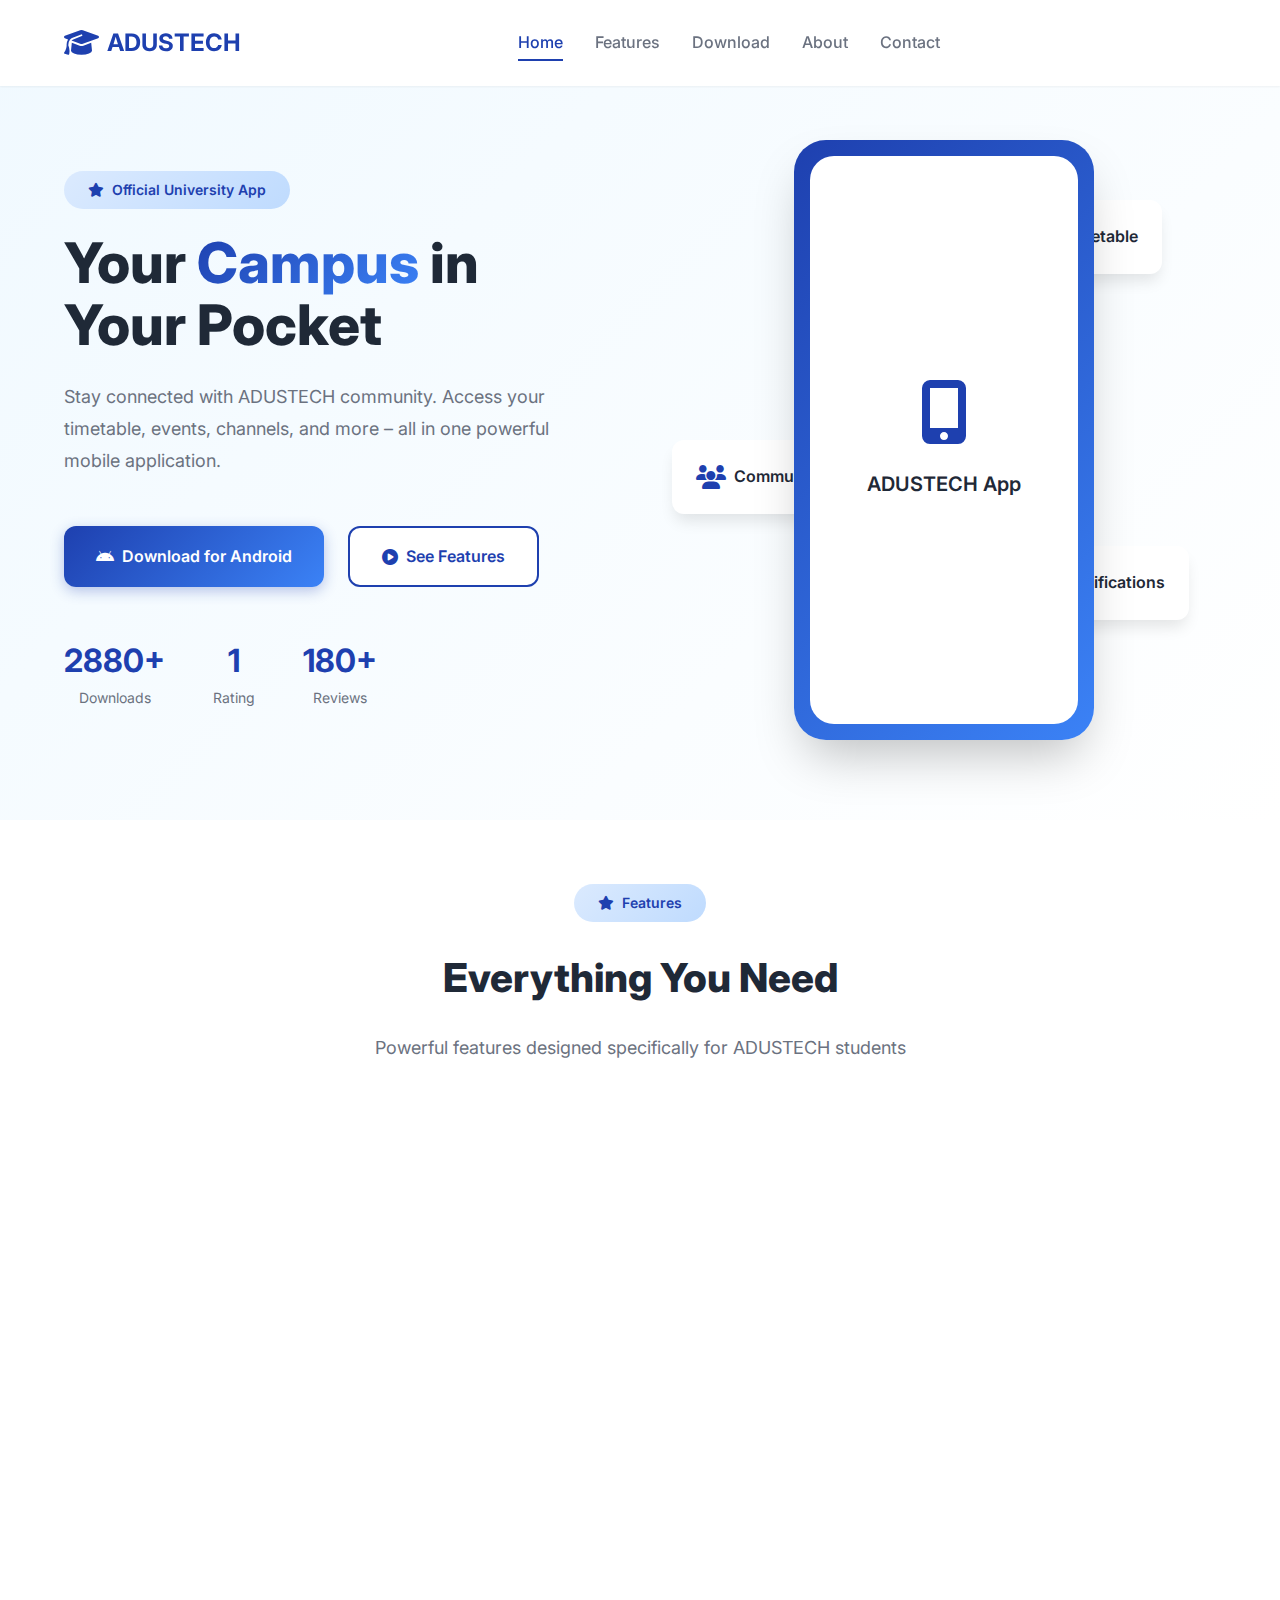
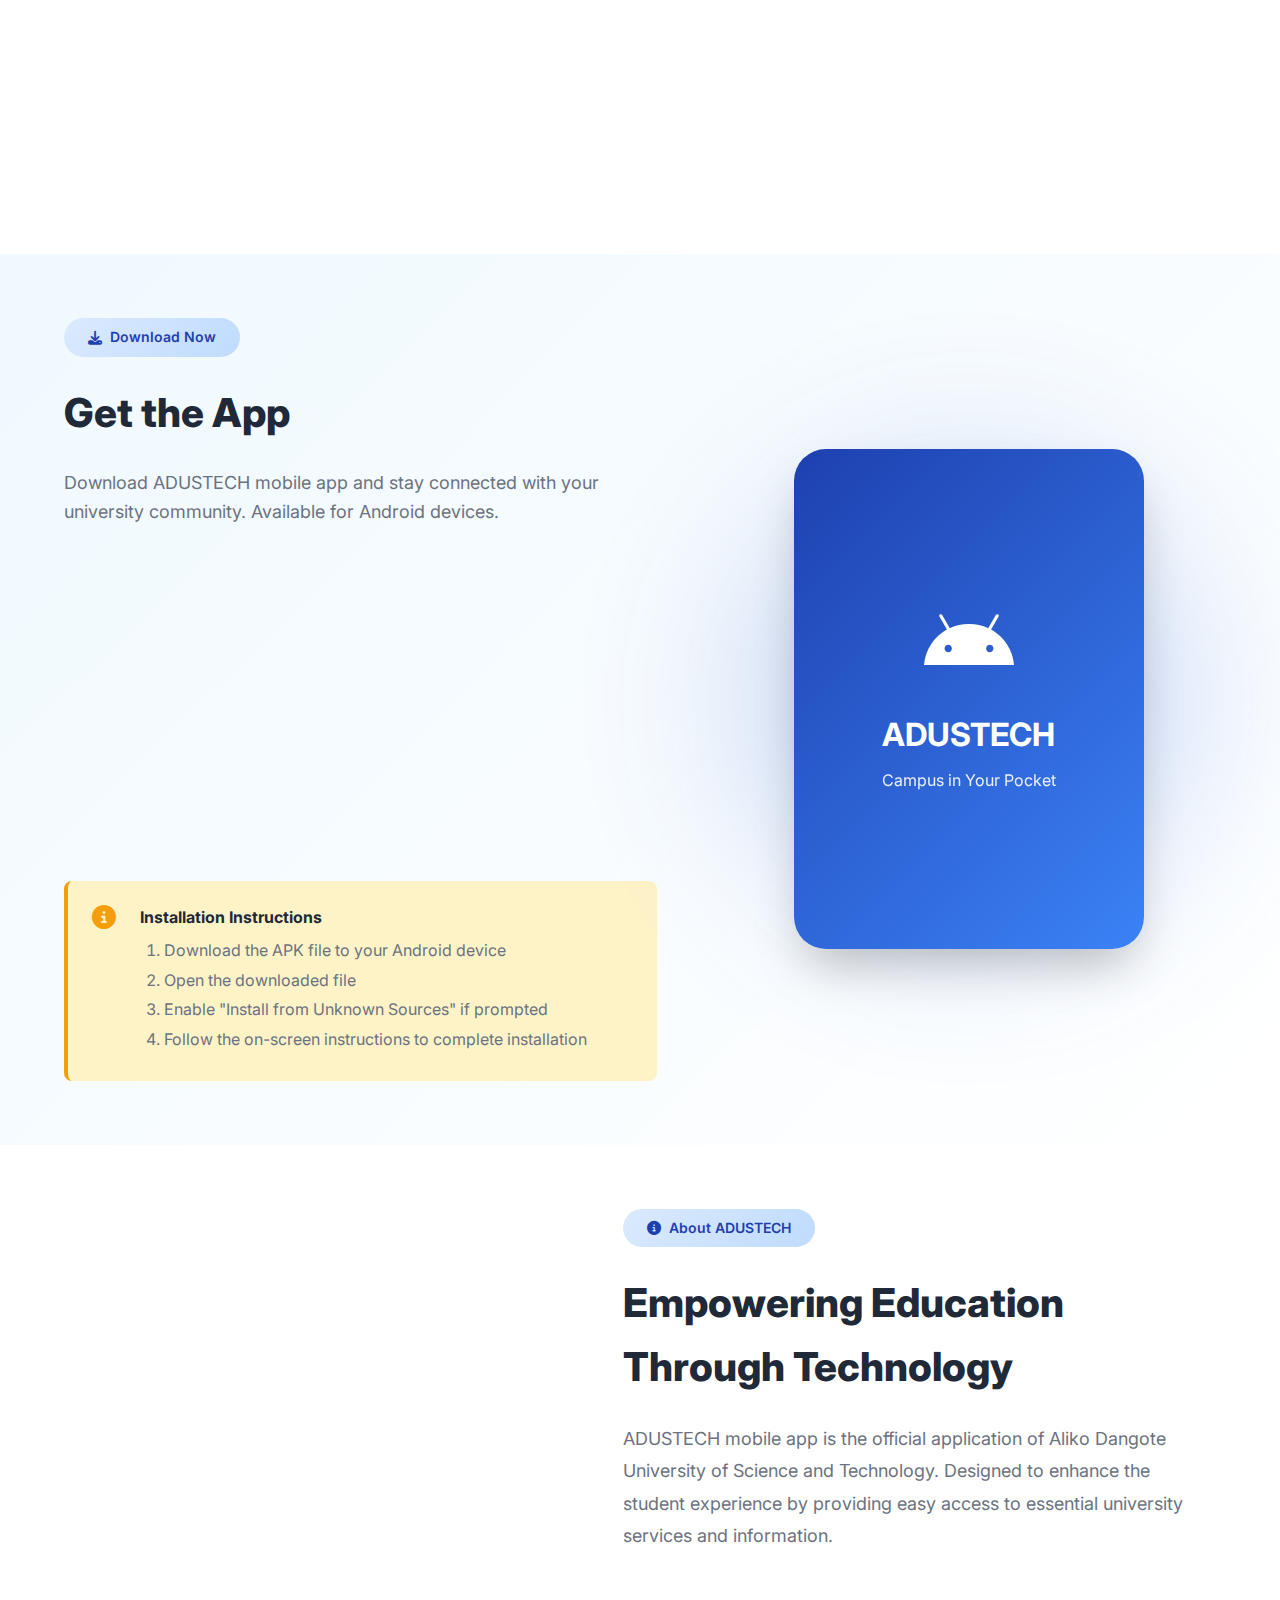
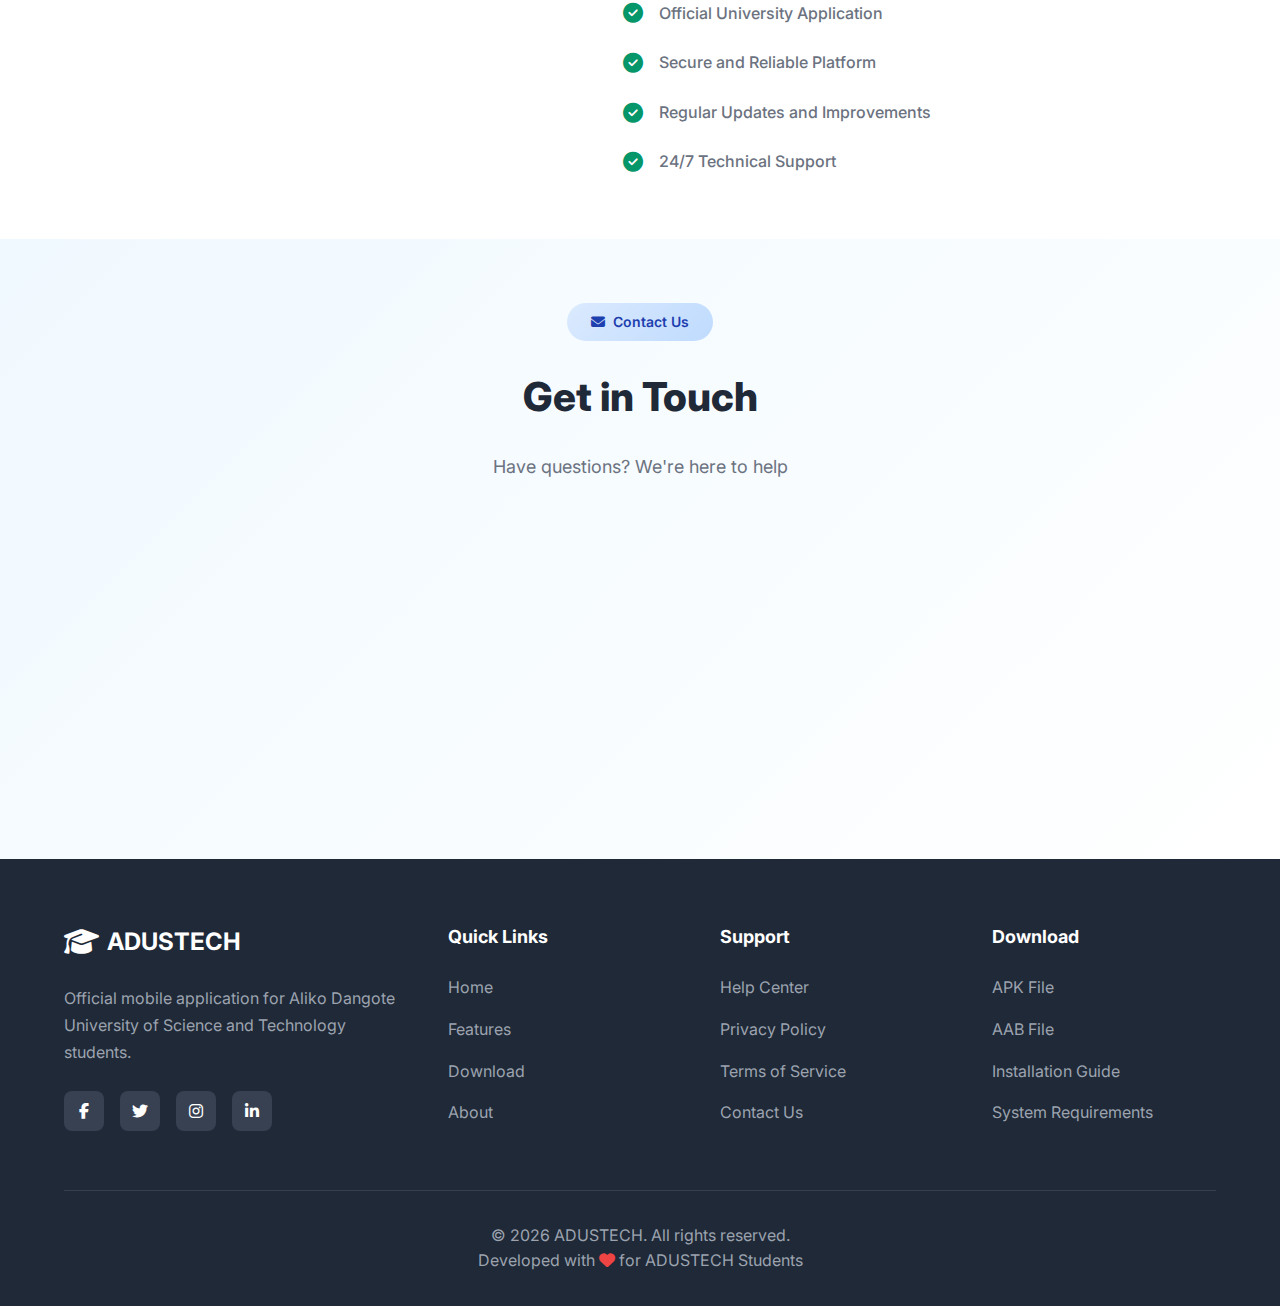
<file: index.html>
<!DOCTYPE html>
<html lang="en">
<head>
    <meta charset="UTF-8">
    <meta name="viewport" content="width=device-width, initial-scale=1.0">
    <meta name="description" content="ADUSTECH - Official mobile application for Aliko Dangote University of Science and Technology students. Download now for Android.">
    <meta name="keywords" content="ADUSTECH, University App, Student Portal, Android App, Download">
    <title>ADUSTECH Mobile App - Download for Android</title>
    
    <!-- Favicon -->
    <link rel="icon" type="image/png" href="assets/images/favicon.png">
    
    <!-- Fonts -->
    <link rel="preconnect" href="https://fonts.googleapis.com">
    <link rel="preconnect" href="https://fonts.gstatic.com" crossorigin>
    <link href="https://fonts.googleapis.com/css2?family=Inter:wght@300;400;500;600;700;800&display=swap" rel="stylesheet">
    
    <!-- Font Awesome -->
    <link rel="stylesheet" href="https://cdnjs.cloudflare.com/ajax/libs/font-awesome/6.5.1/css/all.min.css">
    
    <!-- Custom CSS -->
    <link rel="stylesheet" href="assets/css/style.css">
</head>
<body>
    <!-- Navigation -->
    <nav class="navbar">
        <div class="container">
            <div class="nav-wrapper">
                <div class="logo">
                    <i class="fas fa-graduation-cap"></i>
                    <span>ADUSTECH</span>
                </div>
                <div class="nav-links">
                    <a href="#home" class="nav-link active">Home</a>
                    <a href="#features" class="nav-link">Features</a>
                    <a href="#download" class="nav-link">Download</a>
                    <a href="#about" class="nav-link">About</a>
                    <a href="#contact" class="nav-link">Contact</a>
                </div>
                <div class="nav-actions">
                    <button class="mobile-menu-btn" id="mobileMenuBtn">
                        <i class="fas fa-bars"></i>
                    </button>
                </div>
            </div>
        </div>
    </nav>

    <!-- Mobile Menu -->
    <div class="mobile-menu" id="mobileMenu">
        <div class="mobile-menu-header">
            <div class="logo">
                <i class="fas fa-graduation-cap"></i>
                <span>ADUSTECH</span>
            </div>
            <button class="close-menu-btn" id="closeMenuBtn">
                <i class="fas fa-times"></i>
            </button>
        </div>
        <div class="mobile-nav-links">
            <a href="#home" class="mobile-nav-link">Home</a>
            <a href="#features" class="mobile-nav-link">Features</a>
            <a href="#download" class="mobile-nav-link">Download</a>
            <a href="#about" class="mobile-nav-link">About</a>
            <a href="#contact" class="mobile-nav-link">Contact</a>
        </div>
    </div>

    <!-- Hero Section -->
    <section class="hero" id="home">
        <div class="container">
            <div class="hero-content">
                <div class="hero-text">
                    <div class="badge">
                        <i class="fas fa-star"></i>
                        <span>Official University App</span>
                    </div>
                    <h1 class="hero-title">
                        Your <span class="highlight">Campus</span> 
                        in Your Pocket
                    </h1>
                    <p class="hero-description">
                        Stay connected with ADUSTECH community. Access your timetable, 
                        events, channels, and more – all in one powerful mobile application.
                    </p>
                    <div class="hero-buttons">
                        <a href="#download" class="btn btn-primary">
                            <i class="fab fa-android"></i>
                            Download for Android
                        </a>
                        <a href="#features" class="btn btn-secondary">
                            <i class="fas fa-play-circle"></i>
                            See Features
                        </a>
                    </div>
                    <div class="hero-stats">
                        <div class="stat">
                            <div class="stat-number">10,000+</div>
                            <div class="stat-label">Downloads</div>
                        </div>
                        <div class="stat">
                            <div class="stat-number">4.8</div>
                            <div class="stat-label">Rating</div>
                        </div>
                        <div class="stat">
                            <div class="stat-number">500+</div>
                            <div class="stat-label">Reviews</div>
                        </div>
                    </div>
                </div>
                <div class="hero-image">
                    <div class="phone-mockup">
                        <div class="phone-frame">
                            <div class="phone-screen">
                                <div class="app-preview">
                                    <i class="fas fa-mobile-alt"></i>
                                    <p>ADUSTECH App</p>
                                </div>
                            </div>
                        </div>
                    </div>
                    <div class="floating-card card-1">
                        <i class="fas fa-calendar-alt"></i>
                        <span>Timetable</span>
                    </div>
                    <div class="floating-card card-2">
                        <i class="fas fa-bell"></i>
                        <span>Notifications</span>
                    </div>
                    <div class="floating-card card-3">
                        <i class="fas fa-users"></i>
                        <span>Community</span>
                    </div>
                </div>
            </div>
        </div>
    </section>

    <!-- Features Section -->
    <section class="features" id="features">
        <div class="container">
            <div class="section-header">
                <div class="section-badge">
                    <i class="fas fa-star"></i>
                    <span>Features</span>
                </div>
                <h2 class="section-title">Everything You Need</h2>
                <p class="section-description">
                    Powerful features designed specifically for ADUSTECH students
                </p>
            </div>
            
            <div class="features-grid">
                <div class="feature-card">
                    <div class="feature-icon">
                        <i class="fas fa-calendar-check"></i>
                    </div>
                    <h3 class="feature-title">Smart Timetable</h3>
                    <p class="feature-description">
                        Access your class schedule anytime. Get automatic reminders 
                        and never miss a lecture.
                    </p>
                </div>

                <div class="feature-card">
                    <div class="feature-icon">
                        <i class="fas fa-calendar-alt"></i>
                    </div>
                    <h3 class="feature-title">Campus Events</h3>
                    <p class="feature-description">
                        Stay updated with all university events, seminars, and 
                        activities happening on campus.
                    </p>
                </div>

                <div class="feature-card">
                    <div class="feature-icon">
                        <i class="fas fa-comments"></i>
                    </div>
                    <h3 class="feature-title">Department Channels</h3>
                    <p class="feature-description">
                        Connect with your department, join discussions, and 
                        share information with classmates.
                    </p>
                </div>

                <div class="feature-card">
                    <div class="feature-icon">
                        <i class="fas fa-newspaper"></i>
                    </div>
                    <h3 class="feature-title">News Feed</h3>
                    <p class="feature-description">
                        Get the latest campus news, announcements, and updates 
                        in real-time.
                    </p>
                </div>

                <div class="feature-card">
                    <div class="feature-icon">
                        <i class="fas fa-user-circle"></i>
                    </div>
                    <h3 class="feature-title">Student Profile</h3>
                    <p class="feature-description">
                        Manage your profile, view your information, and keep 
                        your details up to date.
                    </p>
                </div>

                <div class="feature-card">
                    <div class="feature-icon">
                        <i class="fas fa-bell"></i>
                    </div>
                    <h3 class="feature-title">Push Notifications</h3>
                    <p class="feature-description">
                        Receive instant notifications for important announcements, 
                        deadlines, and updates.
                    </p>
                </div>
            </div>
        </div>
    </section>

    <!-- Download Section -->
    <section class="download" id="download">
        <div class="container">
            <div class="download-content">
                <div class="download-text">
                    <div class="section-badge">
                        <i class="fas fa-download"></i>
                        <span>Download Now</span>
                    </div>
                    <h2 class="section-title">Get the App</h2>
                    <p class="section-description">
                        Download ADUSTECH mobile app and stay connected with your 
                        university community. Available for Android devices.
                    </p>
                    
                    <div class="download-options">
                        <div class="download-card">
                            <div class="download-card-header">
                                <i class="fab fa-android"></i>
                                <div>
                                    <h3>APK File</h3>
                                    <p>For direct installation</p>
                                </div>
                            </div>
                            <div class="download-card-body">
                                <div class="download-info">
                                    <span class="file-size">~50 MB</span>
                                    <span class="version">Version 1.0.0</span>
                                </div>
                                <a href="downloads/adustech.apk" class="btn btn-download" download>
                                    <i class="fas fa-download"></i>
                                    Download APK
                                </a>
                            </div>
                        </div>

                        <div class="download-card">
                            <div class="download-card-header">
                                <i class="fab fa-google-play"></i>
                                <div>
                                    <h3>AAB File</h3>
                                    <p>For Google Play Store</p>
                                </div>
                            </div>
                            <div class="download-card-body">
                                <div class="download-info">
                                    <span class="file-size">~45 MB</span>
                                    <span class="version">Version 1.0.0</span>
                                </div>
                                <a href="downloads/adustech.aab" class="btn btn-download" download>
                                    <i class="fas fa-download"></i>
                                    Download AAB
                                </a>
                            </div>
                        </div>
                    </div>

                    <div class="installation-note">
                        <i class="fas fa-info-circle"></i>
                        <div>
                            <h4>Installation Instructions</h4>
                            <ol>
                                <li>Download the APK file to your Android device</li>
                                <li>Open the downloaded file</li>
                                <li>Enable "Install from Unknown Sources" if prompted</li>
                                <li>Follow the on-screen instructions to complete installation</li>
                            </ol>
                        </div>
                    </div>
                </div>

                <div class="download-visual">
                    <div class="download-mockup">
                        <div class="mockup-bg"></div>
                        <div class="phone-mockup-large">
                            <i class="fab fa-android"></i>
                            <h3>ADUSTECH</h3>
                            <p>Campus in Your Pocket</p>
                        </div>
                    </div>
                </div>
            </div>
        </div>
    </section>

    <!-- About Section -->
    <section class="about" id="about">
        <div class="container">
            <div class="about-content">
                <div class="about-image">
                    <div class="about-card">
                        <i class="fas fa-graduation-cap"></i>
                        <h3>Aliko Dangote University</h3>
                        <p>of Science & Technology</p>
                    </div>
                </div>
                <div class="about-text">
                    <div class="section-badge">
                        <i class="fas fa-info-circle"></i>
                        <span>About ADUSTECH</span>
                    </div>
                    <h2 class="section-title">Empowering Education Through Technology</h2>
                    <p class="about-description">
                        ADUSTECH mobile app is the official application of Aliko Dangote 
                        University of Science and Technology. Designed to enhance the 
                        student experience by providing easy access to essential university 
                        services and information.
                    </p>
                    <div class="about-features">
                        <div class="about-feature">
                            <i class="fas fa-check-circle"></i>
                            <span>Official University Application</span>
                        </div>
                        <div class="about-feature">
                            <i class="fas fa-check-circle"></i>
                            <span>Secure and Reliable Platform</span>
                        </div>
                        <div class="about-feature">
                            <i class="fas fa-check-circle"></i>
                            <span>Regular Updates and Improvements</span>
                        </div>
                        <div class="about-feature">
                            <i class="fas fa-check-circle"></i>
                            <span>24/7 Technical Support</span>
                        </div>
                    </div>
                </div>
            </div>
        </div>
    </section>

    <!-- Contact Section -->
    <section class="contact" id="contact">
        <div class="container">
            <div class="section-header">
                <div class="section-badge">
                    <i class="fas fa-envelope"></i>
                    <span>Contact Us</span>
                </div>
                <h2 class="section-title">Get in Touch</h2>
                <p class="section-description">
                    Have questions? We're here to help
                </p>
            </div>

            <div class="contact-grid">
                <div class="contact-card">
                    <div class="contact-icon">
                        <i class="fas fa-envelope"></i>
                    </div>
                    <h3>Email Support</h3>
                    <p>support@adustech.edu.ng</p>
                </div>

                <div class="contact-card">
                    <div class="contact-icon">
                        <i class="fas fa-phone"></i>
                    </div>
                    <h3>Phone</h3>
                    <p>+234 XXX XXX XXXX</p>
                </div>

                <div class="contact-card">
                    <div class="contact-icon">
                        <i class="fas fa-map-marker-alt"></i>
                    </div>
                    <h3>Location</h3>
                    <p>Wudil, Kano State, Nigeria</p>
                </div>
            </div>
        </div>
    </section>

    <!-- Footer -->
    <footer class="footer">
        <div class="container">
            <div class="footer-content">
                <div class="footer-section">
                    <div class="footer-logo">
                        <i class="fas fa-graduation-cap"></i>
                        <span>ADUSTECH</span>
                    </div>
                    <p class="footer-description">
                        Official mobile application for Aliko Dangote University 
                        of Science and Technology students.
                    </p>
                    <div class="social-links">
                        <a href="#" class="social-link" aria-label="Facebook">
                            <i class="fab fa-facebook-f"></i>
                        </a>
                        <a href="#" class="social-link" aria-label="Twitter">
                            <i class="fab fa-twitter"></i>
                        </a>
                        <a href="#" class="social-link" aria-label="Instagram">
                            <i class="fab fa-instagram"></i>
                        </a>
                        <a href="#" class="social-link" aria-label="LinkedIn">
                            <i class="fab fa-linkedin-in"></i>
                        </a>
                    </div>
                </div>

                <div class="footer-section">
                    <h3 class="footer-title">Quick Links</h3>
                    <ul class="footer-links">
                        <li><a href="#home">Home</a></li>
                        <li><a href="#features">Features</a></li>
                        <li><a href="#download">Download</a></li>
                        <li><a href="#about">About</a></li>
                    </ul>
                </div>

                <div class="footer-section">
                    <h3 class="footer-title">Support</h3>
                    <ul class="footer-links">
                        <li><a href="pages/help-center.html">Help Center</a></li>
                        <li><a href="pages/privacy-policy.html">Privacy Policy</a></li>
                        <li><a href="pages/terms-of-service.html">Terms of Service</a></li>
                        <li><a href="#contact">Contact Us</a></li>
                    </ul>
                </div>

                <div class="footer-section">
                    <h3 class="footer-title">Download</h3>
                    <ul class="footer-links">
                        <li><a href="downloads/adustech.apk" download>APK File</a></li>
                        <li><a href="downloads/adustech.aab" download>AAB File</a></li>
                        <li><a href="pages/installation-guide.html">Installation Guide</a></li>
                        <li><a href="pages/system-requirements.html">System Requirements</a></li>
                    </ul>
                </div>
            </div>

            <div class="footer-bottom">
                <p>&copy; 2026 ADUSTECH. All rights reserved.</p>
                <p>Developed with <i class="fas fa-heart"></i> for ADUSTECH Students</p>
            </div>
        </div>
    </footer>

    <!-- Scroll to Top Button -->
    <button class="scroll-to-top" id="scrollToTop" aria-label="Scroll to top">
        <i class="fas fa-arrow-up"></i>
    </button>

    <!-- Custom JavaScript -->
    <script src="assets/js/script.js"></script>
</body>
</html>
</file>
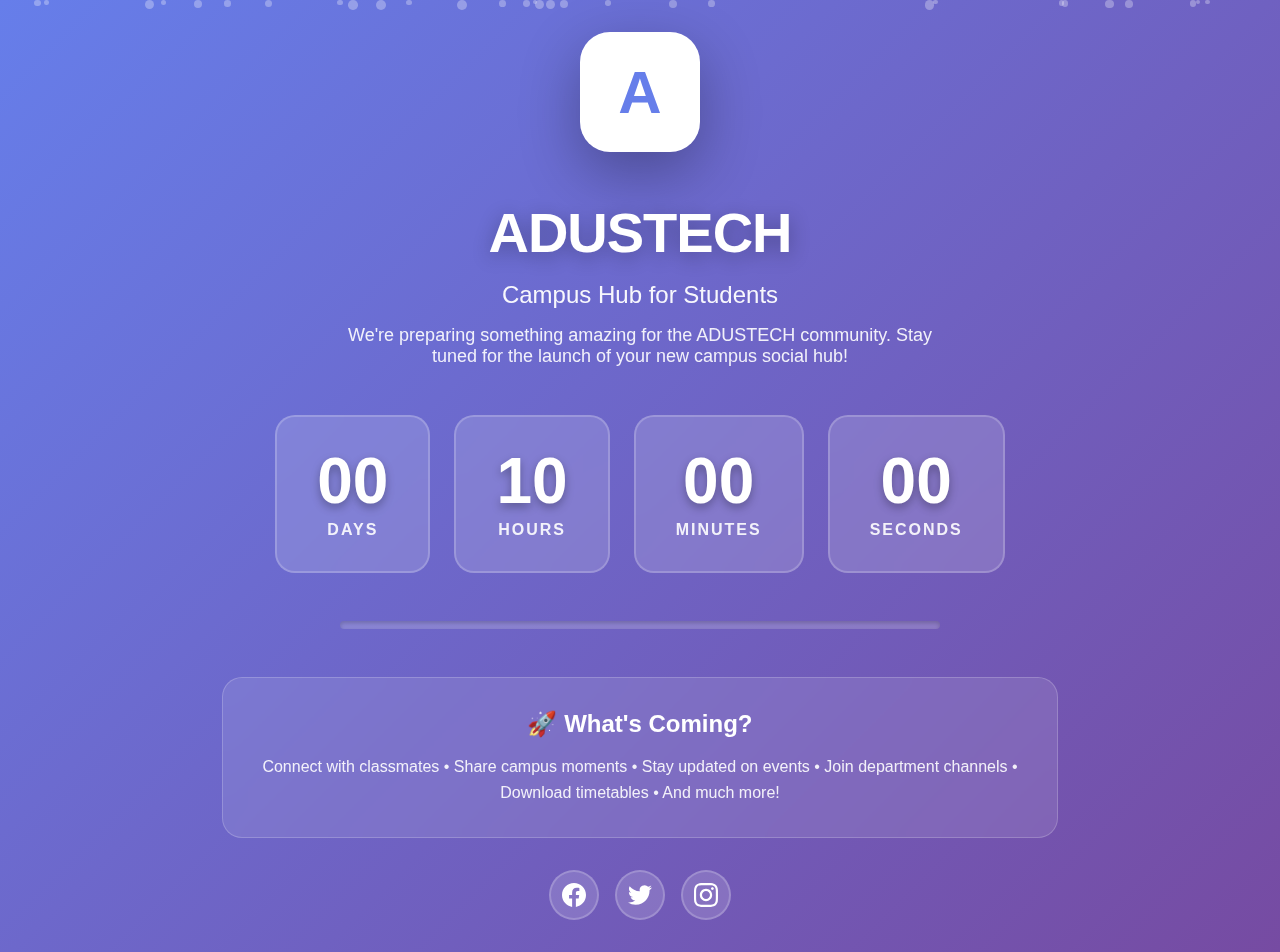
<file: countdown.html>
<!DOCTYPE html>
<html lang="en">
<head>
    <meta charset="UTF-8">
    <meta name="viewport" content="width=device-width, initial-scale=1.0">
    <meta name="description" content="ADUSTECH - Campus Hub launching soon!">
    <meta name="theme-color" content="#1976D2">
    <title>ADUSTECH - Launching Soon</title>
    <link rel="icon" type="image/png" href="assets/images/icon.jpg">
    
    <style>
        * {
            margin: 0;
            padding: 0;
            box-sizing: border-box;
        }

        body {
            font-family: -apple-system, BlinkMacSystemFont, 'Segoe UI', Roboto, 'Helvetica Neue', Arial, sans-serif;
            background: linear-gradient(135deg, #667eea 0%, #764ba2 100%);
            min-height: 100vh;
            display: flex;
            align-items: center;
            justify-content: center;
            color: #fff;
            overflow-x: hidden;
        }

        .countdown-container {
            text-align: center;
            padding: 2rem;
            max-width: 900px;
            width: 100%;
            animation: fadeIn 1s ease-in;
        }

        @keyframes fadeIn {
            from { opacity: 0; transform: translateY(30px); }
            to { opacity: 1; transform: translateY(0); }
        }

        .logo-container {
            margin-bottom: 2rem;
            animation: bounce 2s ease-in-out infinite;
        }

        @keyframes bounce {
            0%, 100% { transform: translateY(0); }
            50% { transform: translateY(-10px); }
        }

        .logo {
            width: 120px;
            height: 120px;
            background: #fff;
            border-radius: 30px;
            display: inline-flex;
            align-items: center;
            justify-content: center;
            font-size: 60px;
            font-weight: 900;
            color: #667eea;
            box-shadow: 0 20px 60px rgba(0, 0, 0, 0.3);
            margin-bottom: 1rem;
        }

        h1 {
            font-size: 3.5rem;
            font-weight: 900;
            margin-bottom: 1rem;
            text-shadow: 0 4px 20px rgba(0, 0, 0, 0.3);
            letter-spacing: -1px;
        }

        .tagline {
            font-size: 1.5rem;
            font-weight: 300;
            margin-bottom: 1rem;
            opacity: 0.95;
        }

        .description {
            font-size: 1.125rem;
            opacity: 0.9;
            margin-bottom: 3rem;
            max-width: 600px;
            margin-left: auto;
            margin-right: auto;
        }

        .countdown-display {
            display: flex;
            justify-content: center;
            gap: 1.5rem;
            flex-wrap: wrap;
            margin-bottom: 3rem;
        }

        .countdown-item {
            background: rgba(255, 255, 255, 0.15);
            backdrop-filter: blur(10px);
            border-radius: 20px;
            padding: 2rem 2.5rem;
            min-width: 140px;
            border: 2px solid rgba(255, 255, 255, 0.2);
            transition: transform 0.3s ease, box-shadow 0.3s ease;
        }

        .countdown-item:hover {
            transform: translateY(-5px);
            box-shadow: 0 20px 40px rgba(0, 0, 0, 0.3);
        }

        .countdown-number {
            font-size: 4rem;
            font-weight: 900;
            line-height: 1;
            margin-bottom: 0.5rem;
            text-shadow: 0 4px 10px rgba(0, 0, 0, 0.3);
            display: block;
        }

        .countdown-label {
            font-size: 1rem;
            font-weight: 600;
            text-transform: uppercase;
            letter-spacing: 2px;
            opacity: 0.9;
        }

        .progress-bar-container {
            width: 100%;
            max-width: 600px;
            height: 8px;
            background: rgba(255, 255, 255, 0.2);
            border-radius: 10px;
            margin: 0 auto 3rem;
            overflow: hidden;
            box-shadow: inset 0 2px 4px rgba(0, 0, 0, 0.2);
        }

        .progress-bar {
            height: 100%;
            background: linear-gradient(90deg, #fff 0%, #f0f0f0 100%);
            border-radius: 10px;
            transition: width 1s ease;
            box-shadow: 0 0 20px rgba(255, 255, 255, 0.5);
        }

        .info-section {
            background: rgba(255, 255, 255, 0.1);
            backdrop-filter: blur(10px);
            border-radius: 20px;
            padding: 2rem;
            margin-bottom: 2rem;
            border: 1px solid rgba(255, 255, 255, 0.2);
        }

        .info-title {
            font-size: 1.5rem;
            font-weight: 700;
            margin-bottom: 1rem;
        }

        .info-text {
            font-size: 1rem;
            line-height: 1.6;
            opacity: 0.9;
        }

        .social-links {
            display: flex;
            justify-content: center;
            gap: 1rem;
            margin-top: 2rem;
        }

        .social-link {
            width: 50px;
            height: 50px;
            background: rgba(255, 255, 255, 0.15);
            border-radius: 50%;
            display: flex;
            align-items: center;
            justify-content: center;
            text-decoration: none;
            color: #fff;
            font-size: 1.5rem;
            transition: all 0.3s ease;
            border: 2px solid rgba(255, 255, 255, 0.2);
        }

        .social-link:hover {
            background: rgba(255, 255, 255, 0.3);
            transform: scale(1.1);
            box-shadow: 0 10px 25px rgba(0, 0, 0, 0.3);
        }

        .particles {
            position: fixed;
            top: 0;
            left: 0;
            width: 100%;
            height: 100%;
            pointer-events: none;
            z-index: -1;
        }

        .particle {
            position: absolute;
            width: 10px;
            height: 10px;
            background: rgba(255, 255, 255, 0.3);
            border-radius: 50%;
            animation: float linear infinite;
        }

        @keyframes float {
            0% { transform: translateY(100vh) rotate(0deg); opacity: 0; }
            10% { opacity: 1; }
            90% { opacity: 1; }
            100% { transform: translateY(-100vh) rotate(360deg); opacity: 0; }
        }

        @media (max-width: 768px) {
            h1 { font-size: 2.5rem; }
            .tagline { font-size: 1.25rem; }
            .description { font-size: 1rem; }
            .countdown-item { padding: 1.5rem 1.75rem; min-width: 110px; }
            .countdown-number { font-size: 3rem; }
            .countdown-label { font-size: 0.875rem; }
            .logo { width: 100px; height: 100px; font-size: 50px; }
        }

        @media (max-width: 480px) {
            .countdown-display { gap: 1rem; }
            .countdown-item { padding: 1rem 1.25rem; min-width: 90px; }
            .countdown-number { font-size: 2.5rem; }
        }
    </style>
</head>
<body>
    <!-- Animated Particles Background -->
    <div class="particles" id="particles"></div>

    <div class="countdown-container">
        <!-- Logo -->
        <div class="logo-container">
            <div class="logo">A</div>
        </div>

        <!-- Title -->
        <h1>ADUSTECH</h1>
        <p class="tagline">Campus Hub for Students</p>
        <p class="description">
            We're preparing something amazing for the ADUSTECH community. 
            Stay tuned for the launch of your new campus social hub!
        </p>

        <!-- Countdown Display -->
        <div class="countdown-display">
            <div class="countdown-item">
                <span class="countdown-number" id="days">00</span>
                <span class="countdown-label">Days</span>
            </div>
            <div class="countdown-item">
                <span class="countdown-number" id="hours">00</span>
                <span class="countdown-label">Hours</span>
            </div>
            <div class="countdown-item">
                <span class="countdown-number" id="minutes">00</span>
                <span class="countdown-label">Minutes</span>
            </div>
            <div class="countdown-item">
                <span class="countdown-number" id="seconds">00</span>
                <span class="countdown-label">Seconds</span>
            </div>
        </div>

        <!-- Progress Bar -->
        <div class="progress-bar-container">
            <div class="progress-bar" id="progressBar"></div>
        </div>

        <!-- Info Section -->
        <div class="info-section">
            <h2 class="info-title">🚀 What's Coming?</h2>
            <p class="info-text">
                Connect with classmates • Share campus moments • Stay updated on events • 
                Join department channels • Download timetables • And much more!
            </p>
        </div>

        <!-- Social Links -->
        <div class="social-links">
            <a href="#" class="social-link" title="Facebook">
                <svg width="24" height="24" viewBox="0 0 24 24" fill="currentColor">
                    <path d="M24 12.073c0-6.627-5.373-12-12-12s-12 5.373-12 12c0 5.99 4.388 10.954 10.125 11.854v-8.385H7.078v-3.47h3.047V9.43c0-3.007 1.792-4.669 4.533-4.669 1.312 0 2.686.235 2.686.235v2.953H15.83c-1.491 0-1.956.925-1.956 1.874v2.25h3.328l-.532 3.47h-2.796v8.385C19.612 23.027 24 18.062 24 12.073z"/>
                </svg>
            </a>
            <a href="#" class="social-link" title="Twitter">
                <svg width="24" height="24" viewBox="0 0 24 24" fill="currentColor">
                    <path d="M23.953 4.57a10 10 0 01-2.825.775 4.958 4.958 0 002.163-2.723c-.951.555-2.005.959-3.127 1.184a4.92 4.92 0 00-8.384 4.482C7.69 8.095 4.067 6.13 1.64 3.162a4.822 4.822 0 00-.666 2.475c0 1.71.87 3.213 2.188 4.096a4.904 4.904 0 01-2.228-.616v.06a4.923 4.923 0 003.946 4.827 4.996 4.996 0 01-2.212.085 4.936 4.936 0 004.604 3.417 9.867 9.867 0 01-6.102 2.105c-.39 0-.779-.023-1.17-.067a13.995 13.995 0 007.557 2.209c9.053 0 13.998-7.496 13.998-13.985 0-.21 0-.42-.015-.63A9.935 9.935 0 0024 4.59z"/>
                </svg>
            </a>
            <a href="#" class="social-link" title="Instagram">
                <svg width="24" height="24" viewBox="0 0 24 24" fill="currentColor">
                    <path d="M12 0C8.74 0 8.333.015 7.053.072 5.775.132 4.905.333 4.14.63c-.789.306-1.459.717-2.126 1.384S.935 3.35.63 4.14C.333 4.905.131 5.775.072 7.053.012 8.333 0 8.74 0 12s.015 3.667.072 4.947c.06 1.277.261 2.148.558 2.913.306.788.717 1.459 1.384 2.126.667.666 1.336 1.079 2.126 1.384.766.296 1.636.499 2.913.558C8.333 23.988 8.74 24 12 24s3.667-.015 4.947-.072c1.277-.06 2.148-.262 2.913-.558.788-.306 1.459-.718 2.126-1.384.666-.667 1.079-1.335 1.384-2.126.296-.765.499-1.636.558-2.913.06-1.28.072-1.687.072-4.947s-.015-3.667-.072-4.947c-.06-1.277-.262-2.149-.558-2.913-.306-.789-.718-1.459-1.384-2.126C21.319 1.347 20.651.935 19.86.63c-.765-.297-1.636-.499-2.913-.558C15.667.012 15.26 0 12 0zm0 2.16c3.203 0 3.585.016 4.85.071 1.17.055 1.805.249 2.227.415.562.217.96.477 1.382.896.419.42.679.819.896 1.381.164.422.36 1.057.413 2.227.057 1.266.07 1.646.07 4.85s-.015 3.585-.074 4.85c-.061 1.17-.256 1.805-.421 2.227-.224.562-.479.96-.899 1.382-.419.419-.824.679-1.38.896-.42.164-1.065.36-2.235.413-1.274.057-1.649.07-4.859.07-3.211 0-3.586-.015-4.859-.074-1.171-.061-1.816-.256-2.236-.421-.569-.224-.96-.479-1.379-.899-.421-.419-.69-.824-.9-1.38-.165-.42-.359-1.065-.42-2.235-.045-1.26-.061-1.649-.061-4.844 0-3.196.016-3.586.061-4.861.061-1.17.255-1.814.42-2.234.21-.57.479-.96.9-1.381.419-.419.81-.689 1.379-.898.42-.166 1.051-.361 2.221-.421 1.275-.045 1.65-.06 4.859-.06l.045.03zm0 3.678c-3.405 0-6.162 2.76-6.162 6.162 0 3.405 2.76 6.162 6.162 6.162 3.405 0 6.162-2.76 6.162-6.162 0-3.405-2.76-6.162-6.162-6.162zM12 16c-2.21 0-4-1.79-4-4s1.79-4 4-4 4 1.79 4 4-1.79 4-4 4zm7.846-10.405c0 .795-.646 1.44-1.44 1.44-.795 0-1.44-.646-1.44-1.44 0-.794.646-1.439 1.44-1.439.793-.001 1.44.645 1.44 1.439z"/>
                </svg>
            </a>
        </div>
    </div>

    <script src="config.js"></script>
    <script>
        // Create floating particles
        function createParticles() {
            const particlesContainer = document.getElementById('particles');
            const particleCount = 30;

            for (let i = 0; i < particleCount; i++) {
                const particle = document.createElement('div');
                particle.className = 'particle';
                particle.style.left = Math.random() * 100 + '%';
                particle.style.animationDuration = (Math.random() * 10 + 10) + 's';
                particle.style.animationDelay = Math.random() * 5 + 's';
                particle.style.width = (Math.random() * 6 + 4) + 'px';
                particle.style.height = particle.style.width;
                particlesContainer.appendChild(particle);
            }
        }

        // Update countdown
        function updateCountdown() {
            const targetTime = getCountdownTarget();
            const now = new Date();
            const difference = targetTime - now;

            if (difference <= 0) {
                // Countdown finished, redirect to main site
                window.location.href = 'index.html';
                return;
            }

            // Calculate time units
            const days = Math.floor(difference / (1000 * 60 * 60 * 24));
            const hours = Math.floor((difference % (1000 * 60 * 60 * 24)) / (1000 * 60 * 60));
            const minutes = Math.floor((difference % (1000 * 60 * 60)) / (1000 * 60));
            const seconds = Math.floor((difference % (1000 * 60)) / 1000);

            // Update display
            document.getElementById('days').textContent = String(days).padStart(2, '0');
            document.getElementById('hours').textContent = String(hours).padStart(2, '0');
            document.getElementById('minutes').textContent = String(minutes).padStart(2, '0');
            document.getElementById('seconds').textContent = String(seconds).padStart(2, '0');

            // Update progress bar
            const totalDuration = WEBSITE_CONFIG.countdown.hoursFromNow * 60 * 60 * 1000;
            const elapsed = totalDuration - difference;
            const progress = (elapsed / totalDuration) * 100;
            document.getElementById('progressBar').style.width = progress + '%';
        }

        // Initialize
        createParticles();
        updateCountdown();
        setInterval(updateCountdown, 1000);
    </script>
</body>
</html>
</file>
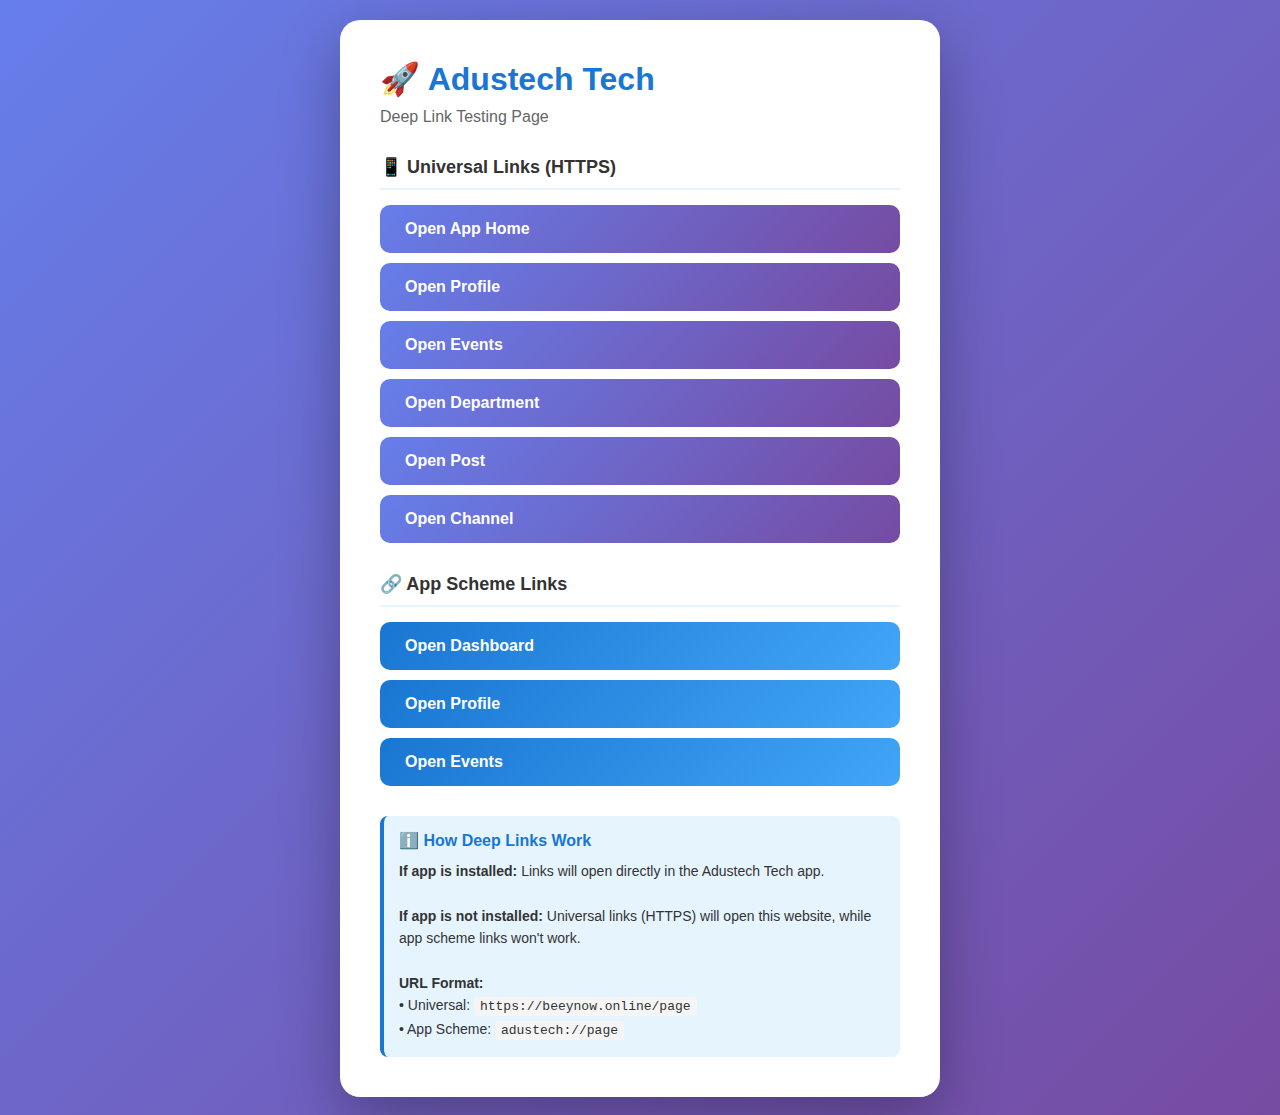
<file: deep-link-test.html>
<!DOCTYPE html>
<html lang="en">
<head>
    <meta charset="UTF-8">
    <meta name="viewport" content="width=device-width, initial-scale=1.0">
    <title>Adustech Tech - Deep Link Test</title>
    <style>
        * {
            margin: 0;
            padding: 0;
            box-sizing: border-box;
        }
        
        body {
            font-family: -apple-system, BlinkMacSystemFont, 'Segoe UI', Roboto, Oxygen, Ubuntu, Cantarell, sans-serif;
            background: linear-gradient(135deg, #667eea 0%, #764ba2 100%);
            min-height: 100vh;
            display: flex;
            align-items: center;
            justify-content: center;
            padding: 20px;
        }
        
        .container {
            background: white;
            border-radius: 20px;
            padding: 40px;
            max-width: 600px;
            width: 100%;
            box-shadow: 0 20px 60px rgba(0,0,0,0.3);
        }
        
        h1 {
            color: #1976D2;
            margin-bottom: 10px;
            font-size: 32px;
        }
        
        .subtitle {
            color: #666;
            margin-bottom: 30px;
            font-size: 16px;
        }
        
        .link-section {
            margin-bottom: 30px;
        }
        
        .link-section h2 {
            color: #333;
            font-size: 18px;
            margin-bottom: 15px;
            padding-bottom: 10px;
            border-bottom: 2px solid #E6F4FE;
        }
        
        .link-button {
            display: block;
            background: linear-gradient(135deg, #667eea 0%, #764ba2 100%);
            color: white;
            text-decoration: none;
            padding: 15px 25px;
            border-radius: 10px;
            margin-bottom: 10px;
            transition: transform 0.2s, box-shadow 0.2s;
            font-weight: 600;
        }
        
        .link-button:hover {
            transform: translateY(-2px);
            box-shadow: 0 10px 20px rgba(102, 126, 234, 0.3);
        }
        
        .link-button:active {
            transform: translateY(0);
        }
        
        .scheme-button {
            background: linear-gradient(135deg, #1976D2 0%, #42A5F6 100%);
        }
        
        .info-box {
            background: #E6F4FE;
            border-left: 4px solid #1976D2;
            padding: 15px;
            margin-top: 30px;
            border-radius: 8px;
        }
        
        .info-box h3 {
            color: #1976D2;
            margin-bottom: 10px;
            font-size: 16px;
        }
        
        .info-box p {
            color: #333;
            font-size: 14px;
            line-height: 1.6;
        }
        
        .code {
            background: #f5f5f5;
            padding: 2px 6px;
            border-radius: 4px;
            font-family: monospace;
            font-size: 13px;
        }
    </style>
</head>
<body>
    <div class="container">
        <h1>🚀 Adustech Tech</h1>
        <p class="subtitle">Deep Link Testing Page</p>
        
        <div class="link-section">
            <h2>📱 Universal Links (HTTPS)</h2>
            <a href="https://beeynow.online/" class="link-button">Open App Home</a>
            <a href="https://beeynow.online/profile" class="link-button">Open Profile</a>
            <a href="https://beeynow.online/events" class="link-button">Open Events</a>
            <a href="https://beeynow.online/department?id=123" class="link-button">Open Department</a>
            <a href="https://beeynow.online/post?id=456" class="link-button">Open Post</a>
            <a href="https://beeynow.online/channel?id=789" class="link-button">Open Channel</a>
        </div>
        
        <div class="link-section">
            <h2>🔗 App Scheme Links</h2>
            <a href="adustech://dashboard" class="link-button scheme-button">Open Dashboard</a>
            <a href="adustech://profile" class="link-button scheme-button">Open Profile</a>
            <a href="adustech://events" class="link-button scheme-button">Open Events</a>
        </div>
        
        <div class="info-box">
            <h3>ℹ️ How Deep Links Work</h3>
            <p>
                <strong>If app is installed:</strong> Links will open directly in the Adustech Tech app.<br><br>
                <strong>If app is not installed:</strong> Universal links (HTTPS) will open this website, 
                while app scheme links won't work.<br><br>
                <strong>URL Format:</strong><br>
                • Universal: <span class="code">https://beeynow.online/page</span><br>
                • App Scheme: <span class="code">adustech://page</span>
            </p>
        </div>
    </div>
    
    <script>
        // Auto-redirect after timeout if app doesn't open
        const links = document.querySelectorAll('.link-button');
        links.forEach(link => {
            link.addEventListener('click', function(e) {
                const href = this.getAttribute('href');
                
                // For app scheme links, provide fallback
                if (href.startsWith('adustech://')) {
                    e.preventDefault();
                    
                    // Try to open the app
                    window.location.href = href;
                    
                    // If app doesn't open in 2 seconds, show message
                    setTimeout(() => {
                        const install = confirm('App not installed. Would you like to visit the website?');
                        if (install) {
                            window.location.href = 'https://beeynow.online';
                        }
                    }, 2000);
                }
            });
        });
    </script>
</body>
</html>
</file>
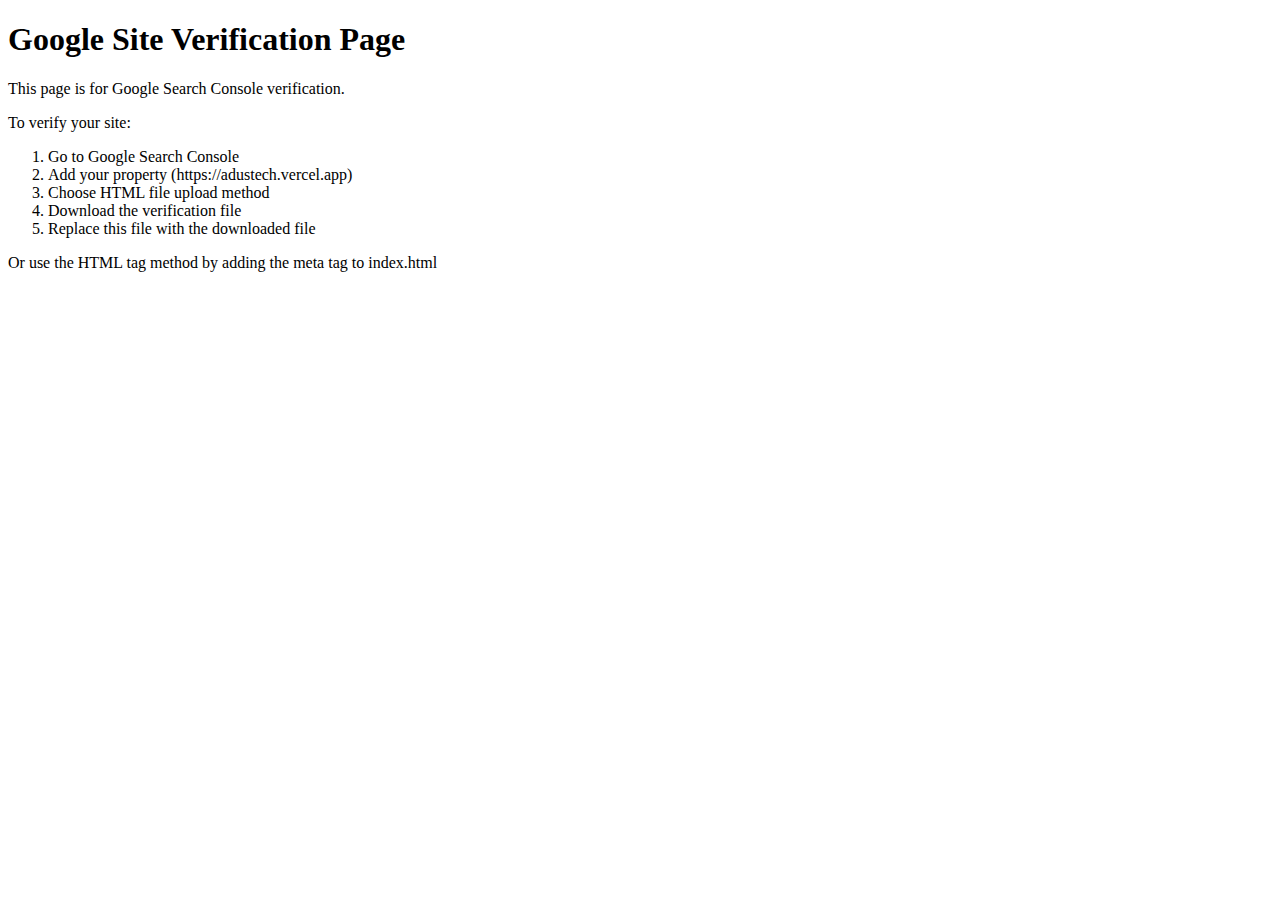
<file: google-site-verification.html>
<!DOCTYPE html>
<html lang="en">
<head>
    <meta charset="UTF-8">
    <meta name="viewport" content="width=device-width, initial-scale=1.0">
    <title>Google Site Verification - ADUSTECH</title>
</head>
<body>
    <h1>Google Site Verification Page</h1>
    <p>This page is for Google Search Console verification.</p>
    <p>To verify your site:</p>
    <ol>
        <li>Go to Google Search Console</li>
        <li>Add your property (https://adustech.vercel.app)</li>
        <li>Choose HTML file upload method</li>
        <li>Download the verification file</li>
        <li>Replace this file with the downloaded file</li>
    </ol>
    <p>Or use the HTML tag method by adding the meta tag to index.html</p>
</body>
</html>
</file>
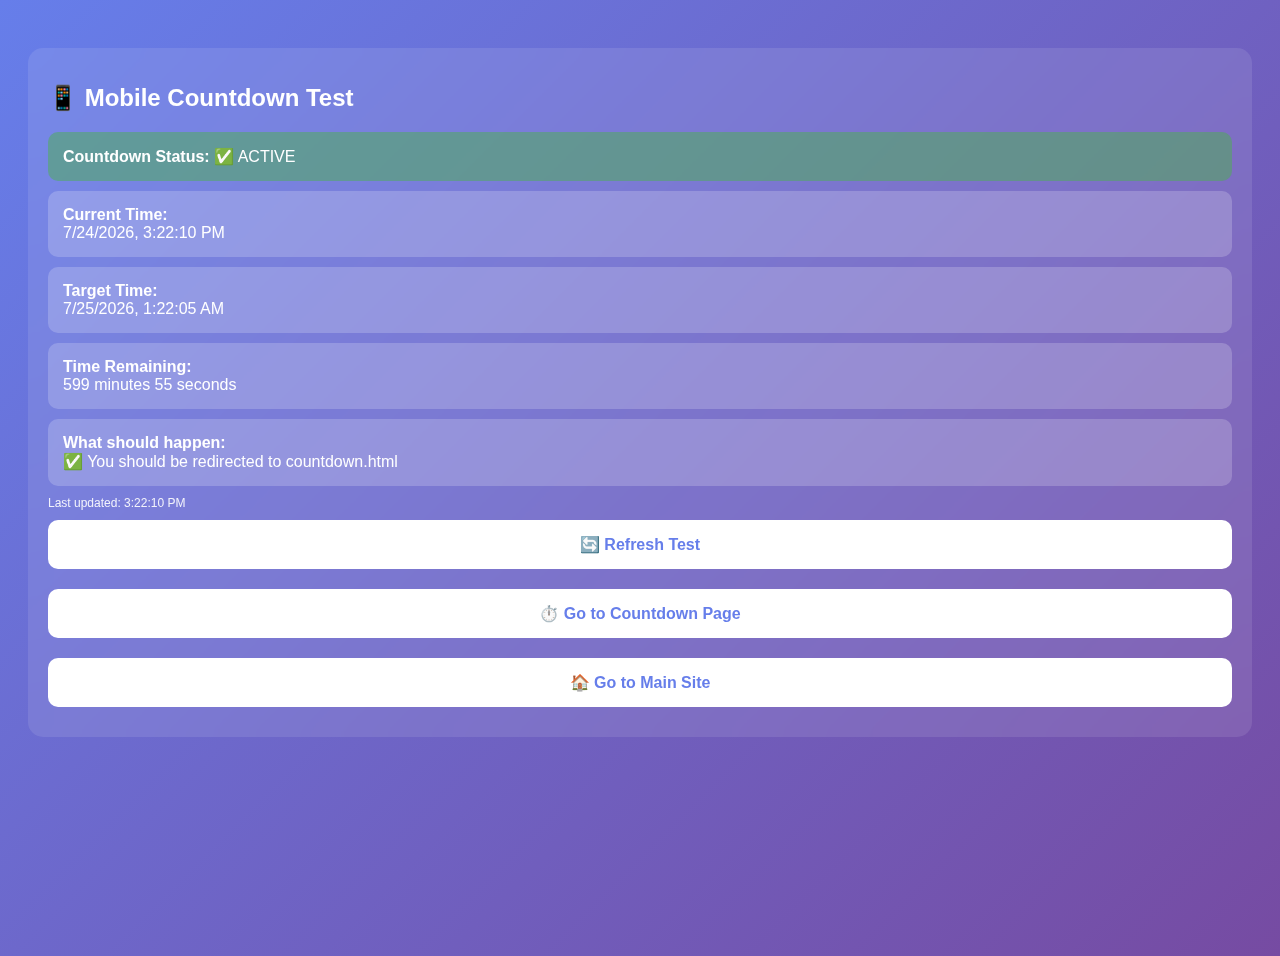
<file: mobile-test.html>
<!DOCTYPE html>
<html lang="en">
<head>
    <meta charset="UTF-8">
    <meta name="viewport" content="width=device-width, initial-scale=1.0">
    <title>Mobile Countdown Test</title>
    <style>
        body {
            font-family: Arial, sans-serif;
            padding: 20px;
            background: linear-gradient(135deg, #667eea 0%, #764ba2 100%);
            color: white;
            min-height: 100vh;
        }
        .container {
            background: rgba(255,255,255,0.1);
            backdrop-filter: blur(10px);
            padding: 20px;
            border-radius: 15px;
            margin: 20px 0;
        }
        h1 { font-size: 24px; margin-bottom: 20px; }
        .status { 
            padding: 15px;
            margin: 10px 0;
            border-radius: 10px;
            background: rgba(255,255,255,0.2);
        }
        .success { background: rgba(76,175,80,0.5); }
        .error { background: rgba(244,67,54,0.5); }
        button {
            width: 100%;
            padding: 15px;
            margin: 10px 0;
            border: none;
            border-radius: 10px;
            background: white;
            color: #667eea;
            font-size: 16px;
            font-weight: bold;
            cursor: pointer;
        }
        button:active { transform: scale(0.98); }
        .info { font-size: 12px; opacity: 0.9; margin-top: 5px; }
    </style>
</head>
<body>
    <div class="container">
        <h1>📱 Mobile Countdown Test</h1>
        <div id="status">Testing...</div>
        <button onclick="testCountdown()">🔄 Refresh Test</button>
        <button onclick="goToCountdown()">⏱️ Go to Countdown Page</button>
        <button onclick="goToMain()">🏠 Go to Main Site</button>
    </div>

    <script src="config.js"></script>
    <script>
        function testCountdown() {
            const statusDiv = document.getElementById('status');
            try {
                const now = new Date();
                const target = getCountdownTarget();
                const isActive = isCountdownActive();
                const diff = target - now;
                const minutesLeft = Math.floor(diff / 60000);
                const secondsLeft = Math.floor((diff % 60000) / 1000);
                
                statusDiv.innerHTML = `
                    <div class="status ${isActive ? 'success' : 'error'}">
                        <strong>Countdown Status:</strong> ${isActive ? '✅ ACTIVE' : '❌ NOT ACTIVE'}
                    </div>
                    <div class="status">
                        <strong>Current Time:</strong><br>${now.toLocaleString()}
                    </div>
                    <div class="status">
                        <strong>Target Time:</strong><br>${target.toLocaleString()}
                    </div>
                    <div class="status">
                        <strong>Time Remaining:</strong><br>
                        ${minutesLeft} minutes ${secondsLeft} seconds
                    </div>
                    <div class="status">
                        <strong>What should happen:</strong><br>
                        ${isActive ? 
                            '✅ You should be redirected to countdown.html' : 
                            '❌ You should see the main website'}
                    </div>
                    <div class="info">
                        Last updated: ${new Date().toLocaleTimeString()}
                    </div>
                `;
            } catch(e) {
                statusDiv.innerHTML = `
                    <div class="status error">
                        <strong>Error:</strong> ${e.message}
                    </div>
                `;
            }
        }
        
        function goToCountdown() {
            window.location.href = 'countdown.html';
        }
        
        function goToMain() {
            window.location.href = 'index.html';
        }
        
        // Run test on load
        testCountdown();
        
        // Auto-refresh every 5 seconds
        setInterval(testCountdown, 5000);
    </script>
</body>
</html>
</file>
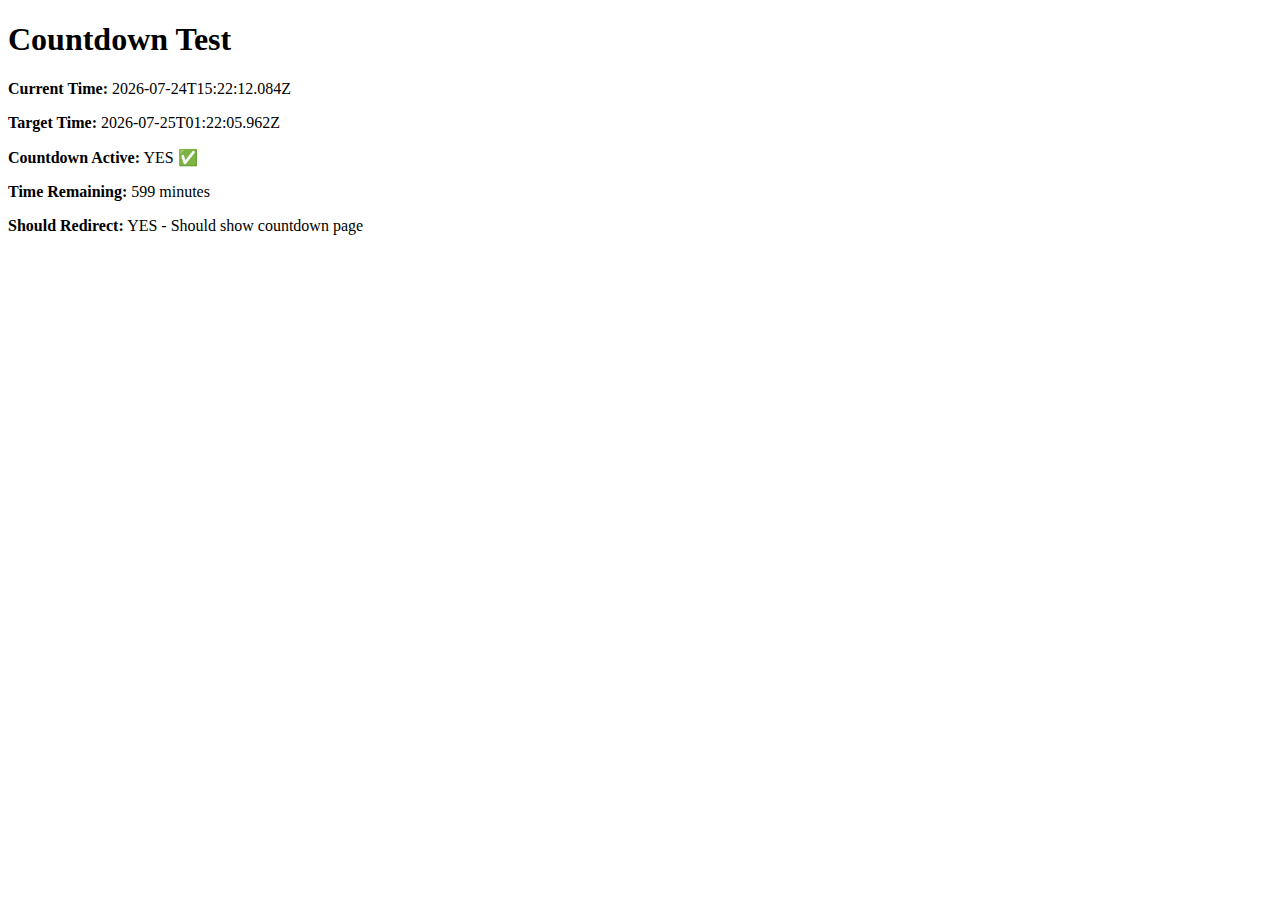
<file: test-countdown.html>
<!DOCTYPE html>
<html>
<head>
    <title>Countdown Test</title>
</head>
<body>
    <h1>Countdown Test</h1>
    <div id="result"></div>
    <script src="config.js"></script>
    <script>
        const now = new Date();
        const target = getCountdownTarget();
        const isActive = isCountdownActive();
        const diff = target - now;
        const minutesLeft = Math.floor(diff / 60000);
        
        document.getElementById('result').innerHTML = `
            <p><strong>Current Time:</strong> ${now.toISOString()}</p>
            <p><strong>Target Time:</strong> ${target.toISOString()}</p>
            <p><strong>Countdown Active:</strong> ${isActive ? 'YES ✅' : 'NO ❌'}</p>
            <p><strong>Time Remaining:</strong> ${minutesLeft} minutes</p>
            <p><strong>Should Redirect:</strong> ${isActive ? 'YES - Should show countdown page' : 'NO - Show main website'}</p>
        `;
        
        if (isActive) {
            setTimeout(() => {
                window.location.href = 'countdown.html';
            }, 3000);
        }
    </script>
</body>
</html>
</file>
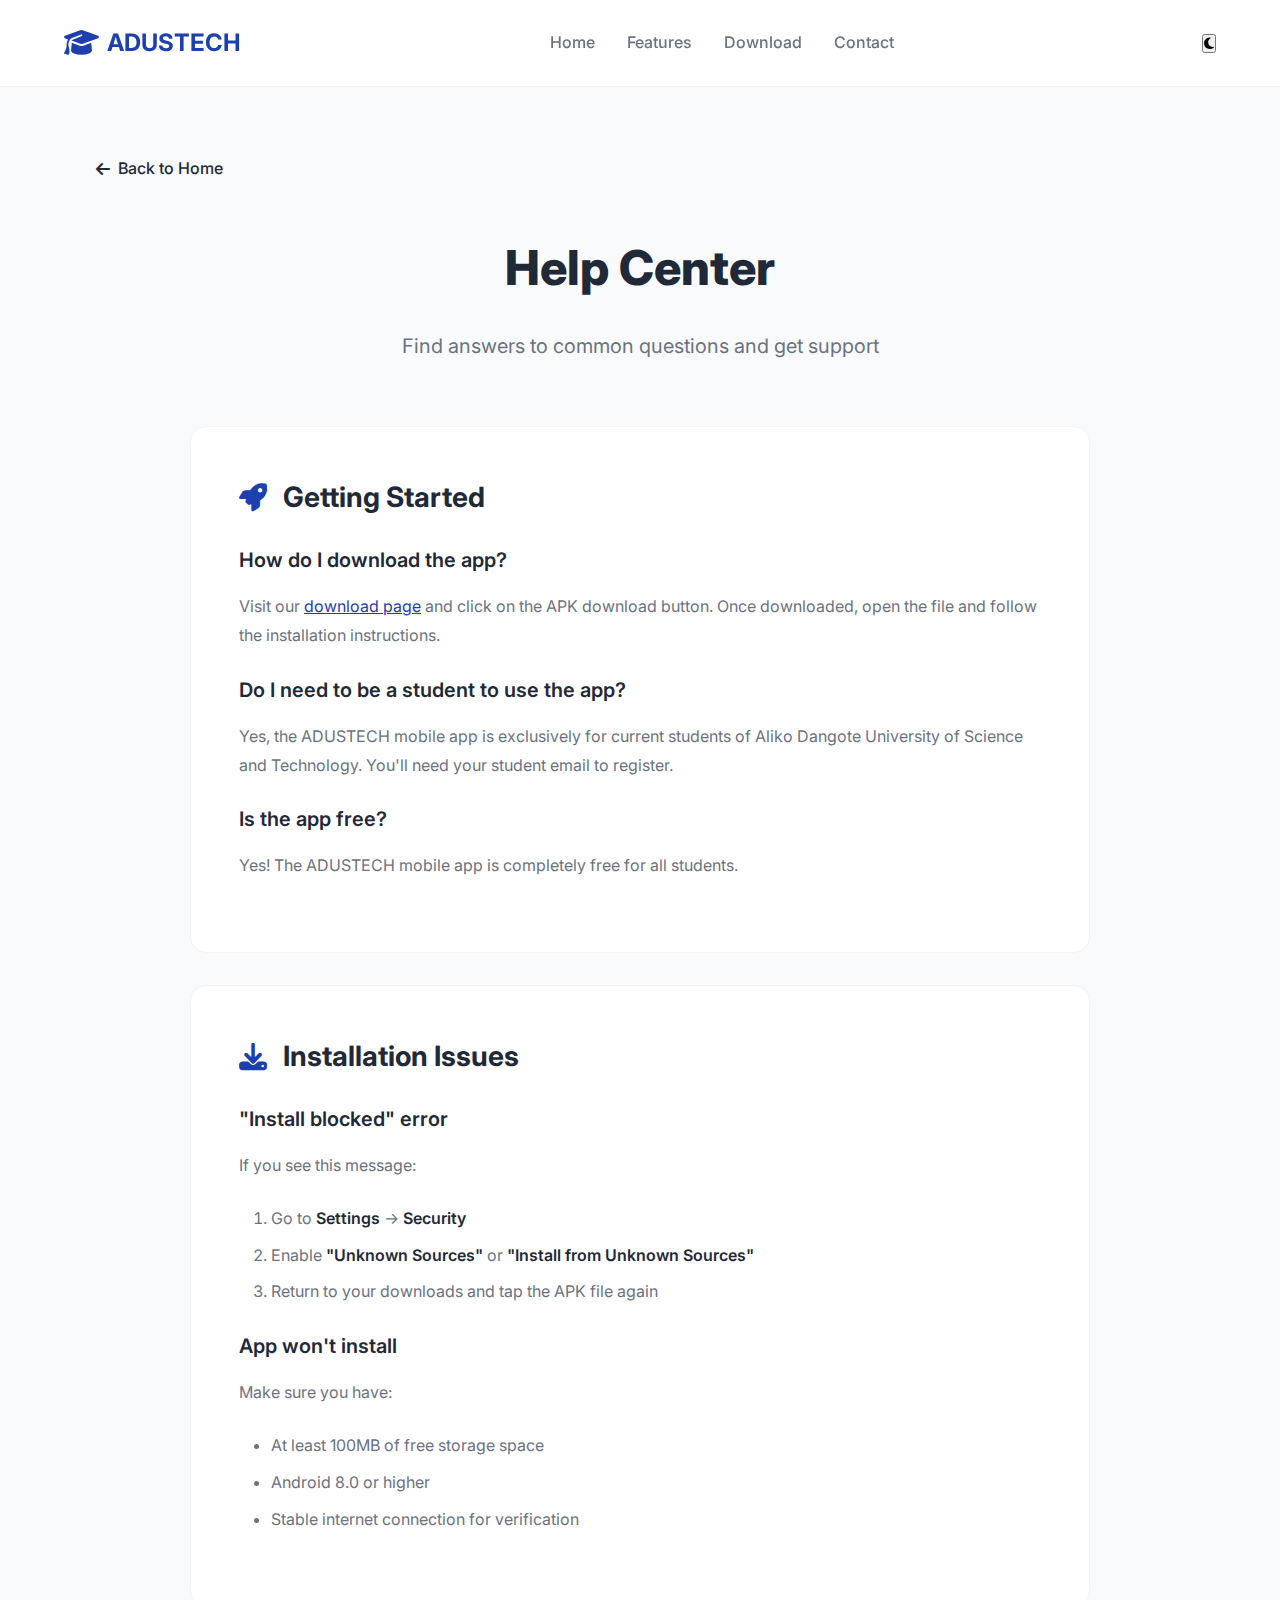
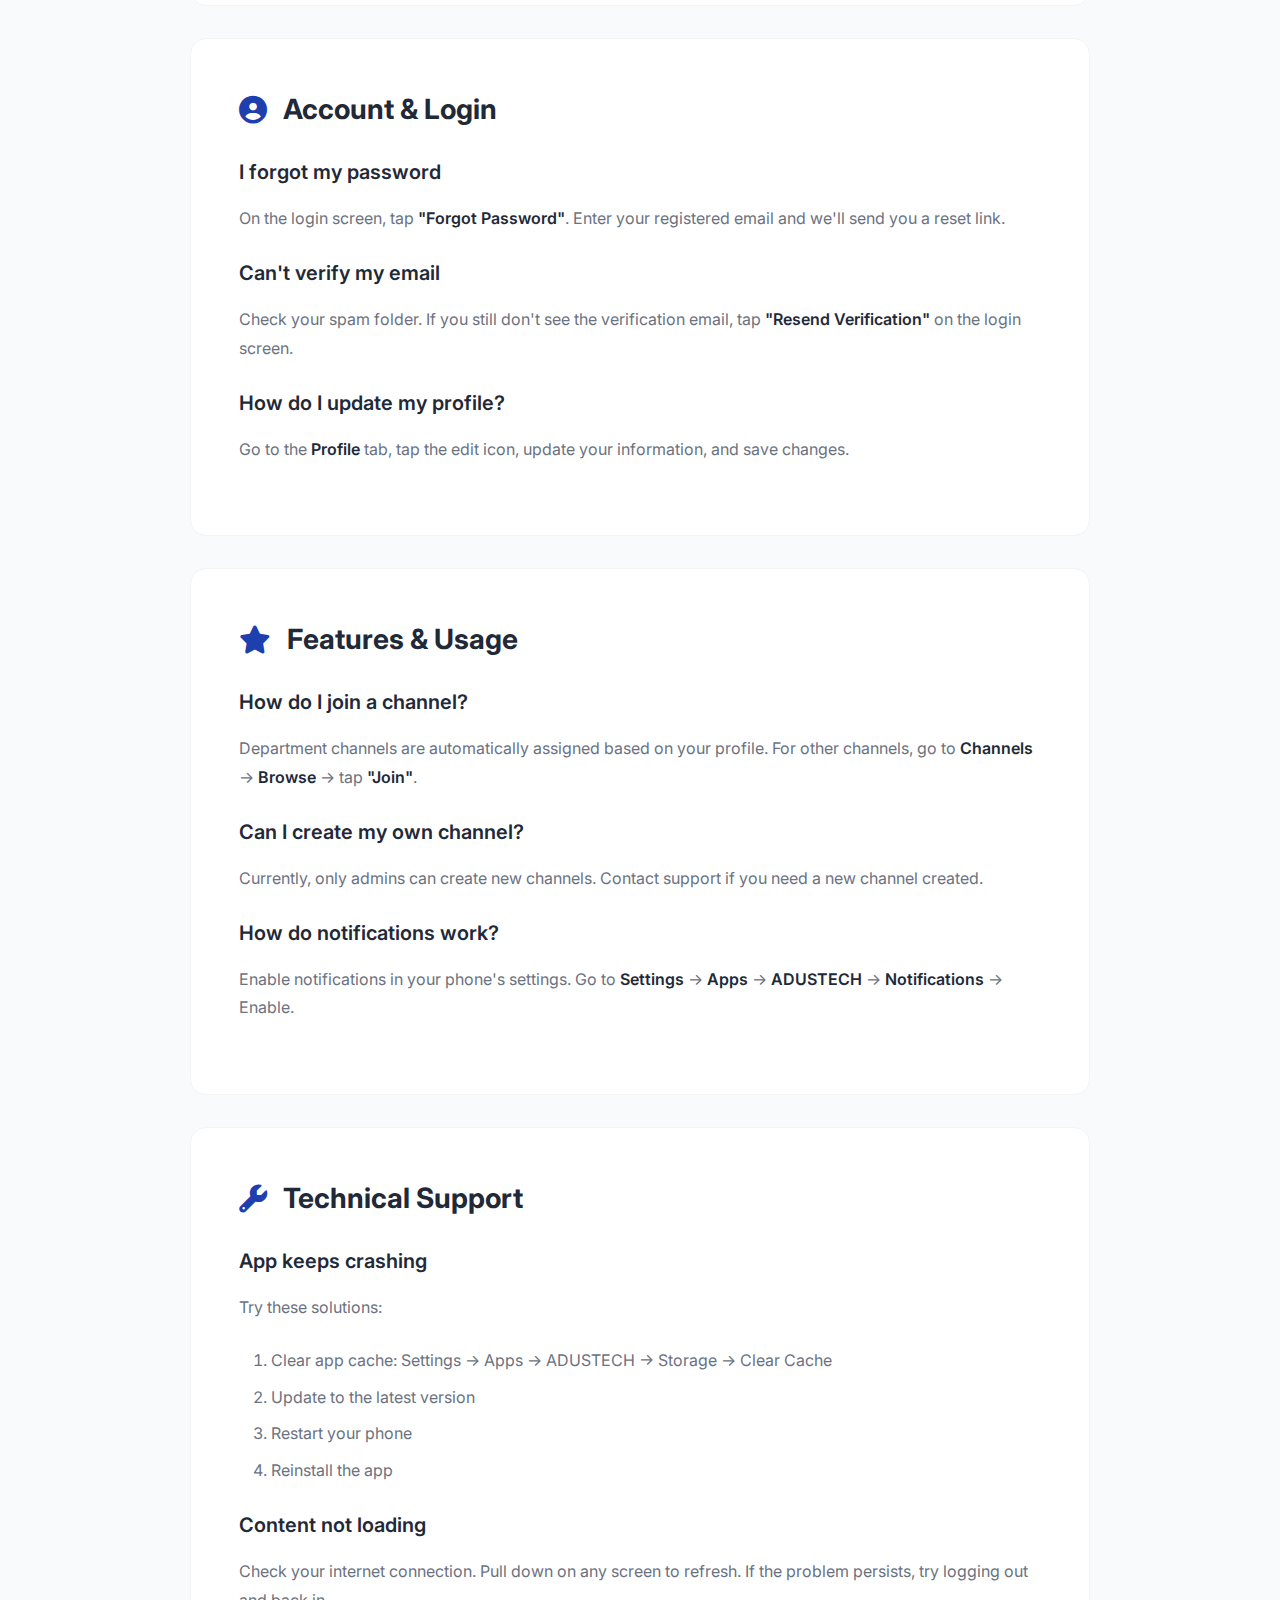
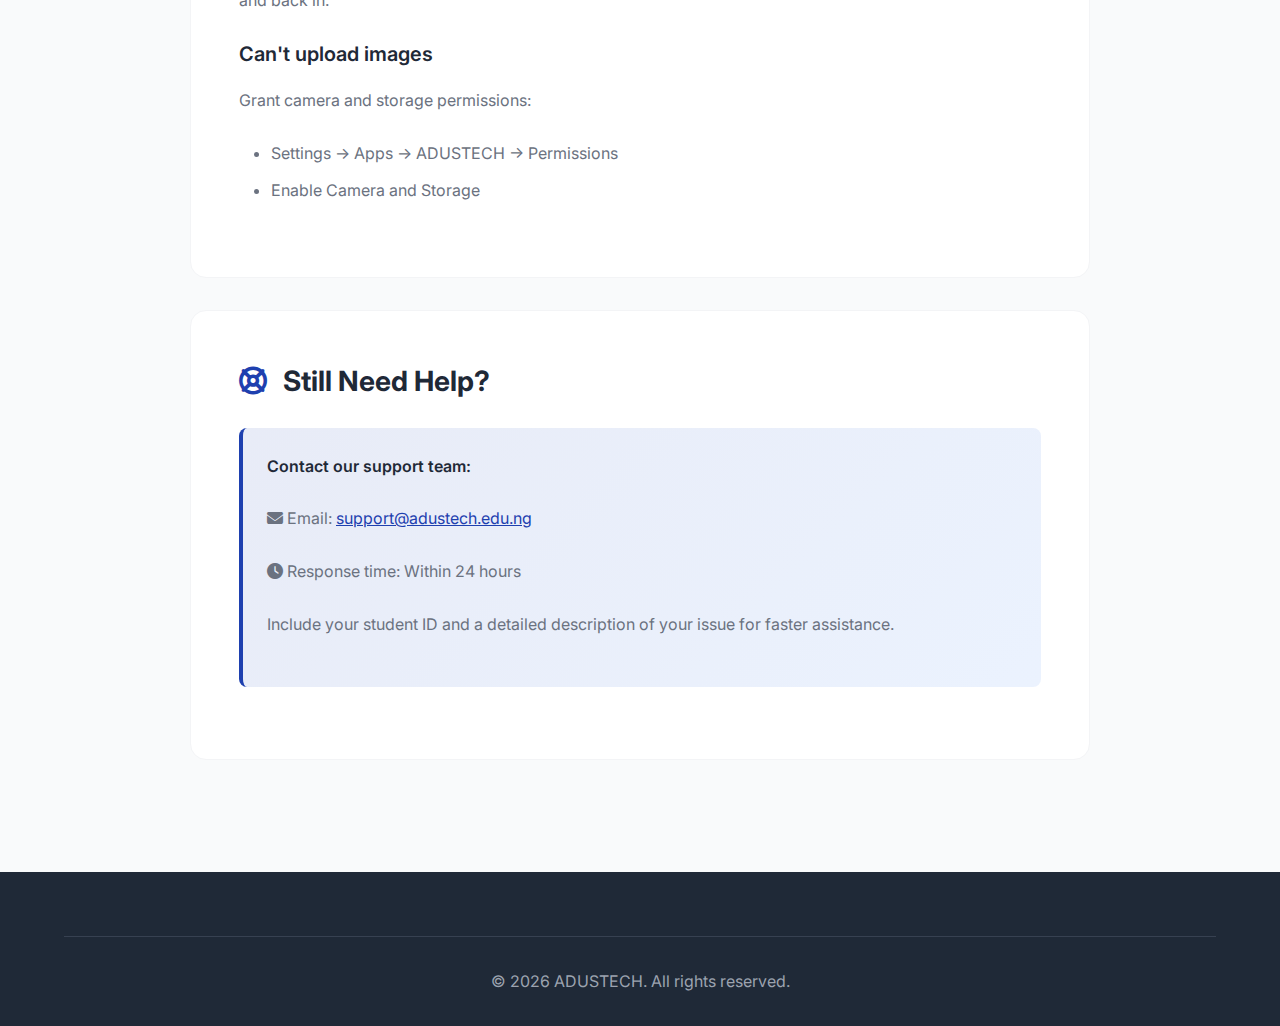
<file: pages/help-center.html>
<!DOCTYPE html>
<html lang="en">
<head>
    <meta charset="UTF-8">
    <meta name="viewport" content="width=device-width, initial-scale=1.0">
    <title>Help Center - ADUSTECH Mobile App</title>
    <link rel="preconnect" href="https://fonts.googleapis.com">
    <link rel="preconnect" href="https://fonts.gstatic.com" crossorigin>
    <link href="https://fonts.googleapis.com/css2?family=Inter:wght@300;400;500;600;700;800&display=swap" rel="stylesheet">
    <link rel="stylesheet" href="https://cdnjs.cloudflare.com/ajax/libs/font-awesome/6.5.1/css/all.min.css">
    <link rel="stylesheet" href="../assets/css/style.css">
</head>
<body>
    <!-- Navigation -->
    <nav class="navbar">
        <div class="container">
            <div class="nav-wrapper">
                <div class="logo">
                    <i class="fas fa-graduation-cap"></i>
                    <span>ADUSTECH</span>
                </div>
                <div class="nav-links">
                    <a href="../index.html" class="nav-link">Home</a>
                    <a href="../index.html#features" class="nav-link">Features</a>
                    <a href="../index.html#download" class="nav-link">Download</a>
                    <a href="../index.html#contact" class="nav-link">Contact</a>
                </div>
                <div class="nav-actions">
                    <button class="theme-toggle" id="themeToggle" aria-label="Toggle theme">
                        <i class="fas fa-moon"></i>
                    </button>
                </div>
            </div>
        </div>
    </nav>

    <!-- Page Content -->
    <div class="page-container">
        <div class="container">
            <a href="../index.html" class="back-button">
                <i class="fas fa-arrow-left"></i>
                Back to Home
            </a>

            <div class="page-header">
                <h1 class="page-title">Help Center</h1>
                <p class="page-subtitle">Find answers to common questions and get support</p>
            </div>

            <div class="page-content">
                <!-- Getting Started -->
                <div class="content-section">
                    <h2><i class="fas fa-rocket"></i> Getting Started</h2>
                    
                    <h3>How do I download the app?</h3>
                    <p>Visit our <a href="../index.html#download" style="color: var(--primary-color);">download page</a> and click on the APK download button. Once downloaded, open the file and follow the installation instructions.</p>
                    
                    <h3>Do I need to be a student to use the app?</h3>
                    <p>Yes, the ADUSTECH mobile app is exclusively for current students of Aliko Dangote University of Science and Technology. You'll need your student email to register.</p>
                    
                    <h3>Is the app free?</h3>
                    <p>Yes! The ADUSTECH mobile app is completely free for all students.</p>
                </div>

                <!-- Installation Issues -->
                <div class="content-section">
                    <h2><i class="fas fa-download"></i> Installation Issues</h2>
                    
                    <h3>"Install blocked" error</h3>
                    <p>If you see this message:</p>
                    <ol>
                        <li>Go to <strong>Settings</strong> → <strong>Security</strong></li>
                        <li>Enable <strong>"Unknown Sources"</strong> or <strong>"Install from Unknown Sources"</strong></li>
                        <li>Return to your downloads and tap the APK file again</li>
                    </ol>
                    
                    <h3>App won't install</h3>
                    <p>Make sure you have:</p>
                    <ul>
                        <li>At least 100MB of free storage space</li>
                        <li>Android 8.0 or higher</li>
                        <li>Stable internet connection for verification</li>
                    </ul>
                </div>

                <!-- Account & Login -->
                <div class="content-section">
                    <h2><i class="fas fa-user-circle"></i> Account & Login</h2>
                    
                    <h3>I forgot my password</h3>
                    <p>On the login screen, tap <strong>"Forgot Password"</strong>. Enter your registered email and we'll send you a reset link.</p>
                    
                    <h3>Can't verify my email</h3>
                    <p>Check your spam folder. If you still don't see the verification email, tap <strong>"Resend Verification"</strong> on the login screen.</p>
                    
                    <h3>How do I update my profile?</h3>
                    <p>Go to the <strong>Profile</strong> tab, tap the edit icon, update your information, and save changes.</p>
                </div>

                <!-- Features & Usage -->
                <div class="content-section">
                    <h2><i class="fas fa-star"></i> Features & Usage</h2>
                    
                    <h3>How do I join a channel?</h3>
                    <p>Department channels are automatically assigned based on your profile. For other channels, go to <strong>Channels</strong> → <strong>Browse</strong> → tap <strong>"Join"</strong>.</p>
                    
                    <h3>Can I create my own channel?</h3>
                    <p>Currently, only admins can create new channels. Contact support if you need a new channel created.</p>
                    
                    <h3>How do notifications work?</h3>
                    <p>Enable notifications in your phone's settings. Go to <strong>Settings</strong> → <strong>Apps</strong> → <strong>ADUSTECH</strong> → <strong>Notifications</strong> → Enable.</p>
                </div>

                <!-- Technical Support -->
                <div class="content-section">
                    <h2><i class="fas fa-wrench"></i> Technical Support</h2>
                    
                    <h3>App keeps crashing</h3>
                    <p>Try these solutions:</p>
                    <ol>
                        <li>Clear app cache: Settings → Apps → ADUSTECH → Storage → Clear Cache</li>
                        <li>Update to the latest version</li>
                        <li>Restart your phone</li>
                        <li>Reinstall the app</li>
                    </ol>
                    
                    <h3>Content not loading</h3>
                    <p>Check your internet connection. Pull down on any screen to refresh. If the problem persists, try logging out and back in.</p>
                    
                    <h3>Can't upload images</h3>
                    <p>Grant camera and storage permissions:</p>
                    <ul>
                        <li>Settings → Apps → ADUSTECH → Permissions</li>
                        <li>Enable Camera and Storage</li>
                    </ul>
                </div>

                <!-- Contact Support -->
                <div class="content-section">
                    <h2><i class="fas fa-life-ring"></i> Still Need Help?</h2>
                    <div class="highlight-box">
                        <p><strong>Contact our support team:</strong></p>
                        <p><i class="fas fa-envelope"></i> Email: <a href="mailto:support@adustech.edu.ng" style="color: var(--primary-color);">support@adustech.edu.ng</a></p>
                        <p><i class="fas fa-clock"></i> Response time: Within 24 hours</p>
                        <p>Include your student ID and a detailed description of your issue for faster assistance.</p>
                    </div>
                </div>
            </div>
        </div>
    </div>

    <!-- Footer -->
    <footer class="footer">
        <div class="container">
            <div class="footer-bottom">
                <p>&copy; 2026 ADUSTECH. All rights reserved.</p>
            </div>
        </div>
    </footer>

    <script src="../assets/js/script.js"></script>
</body>
</html>
</file>
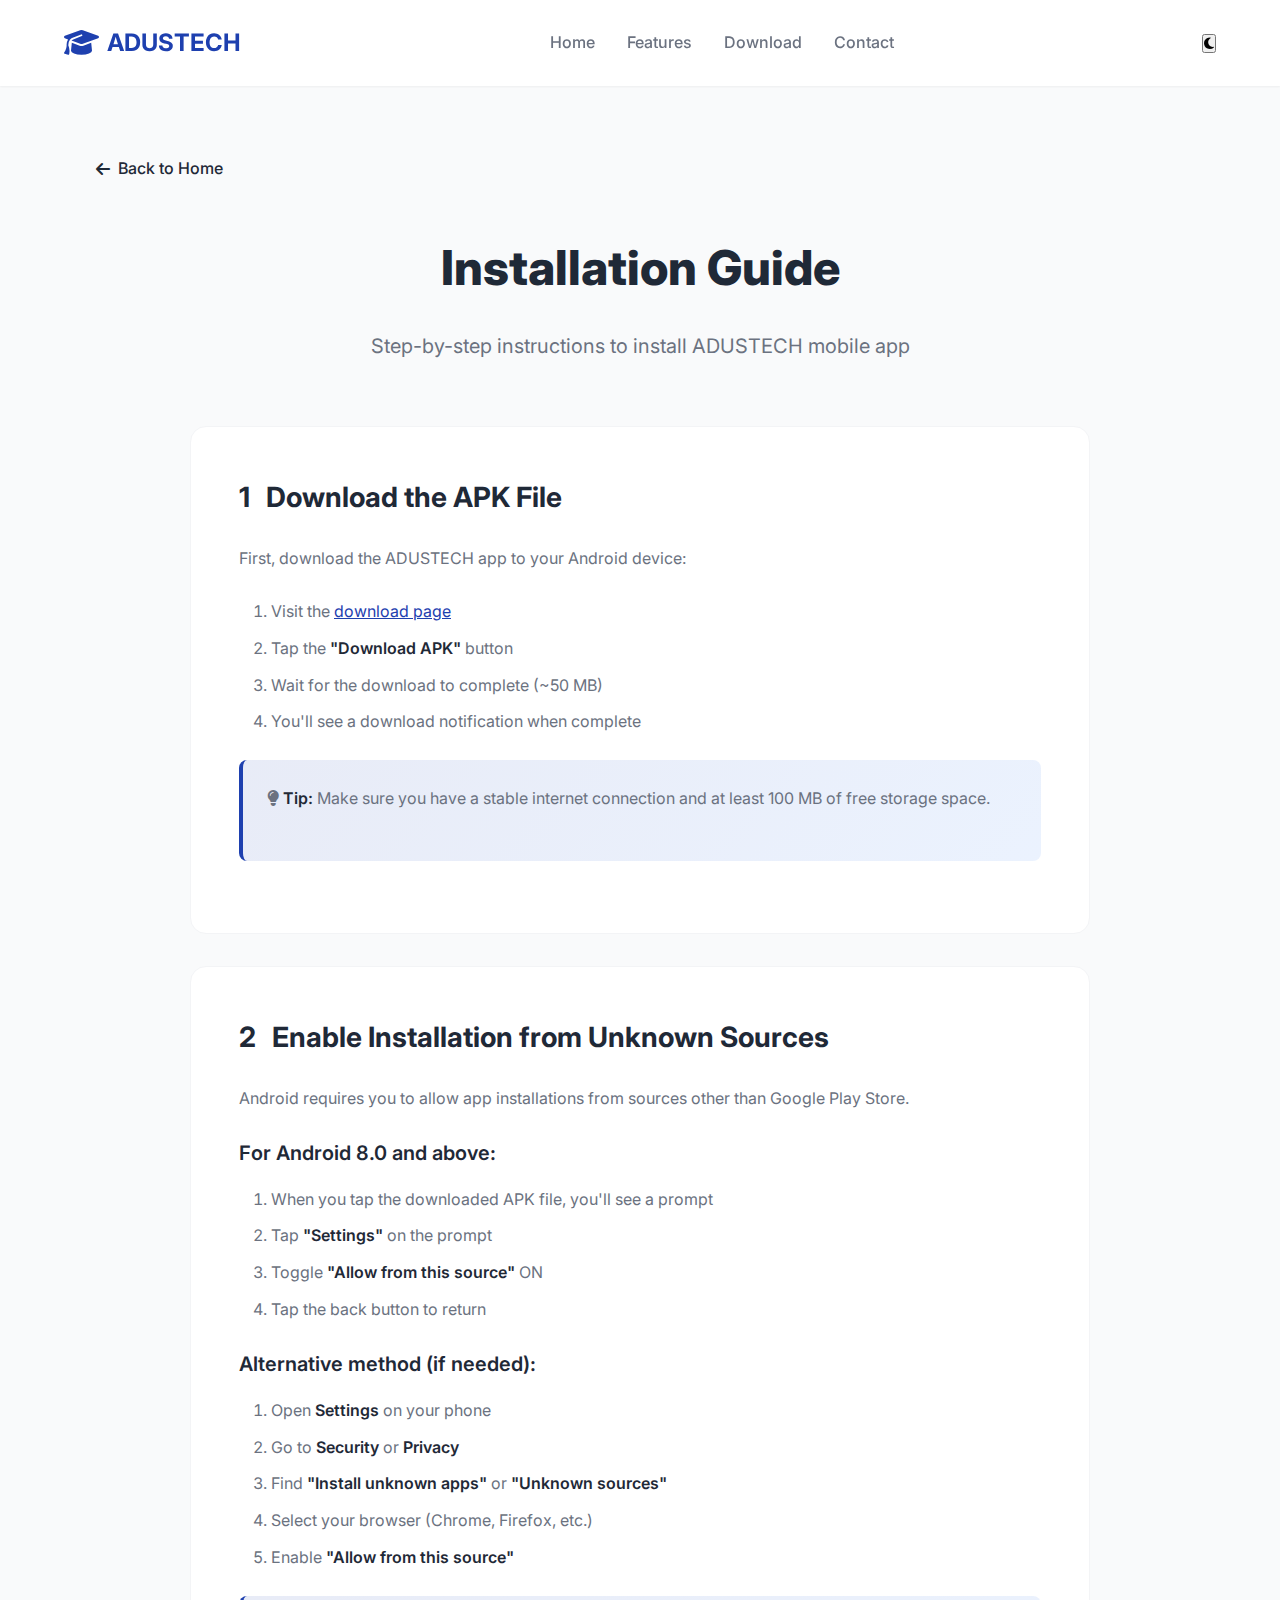
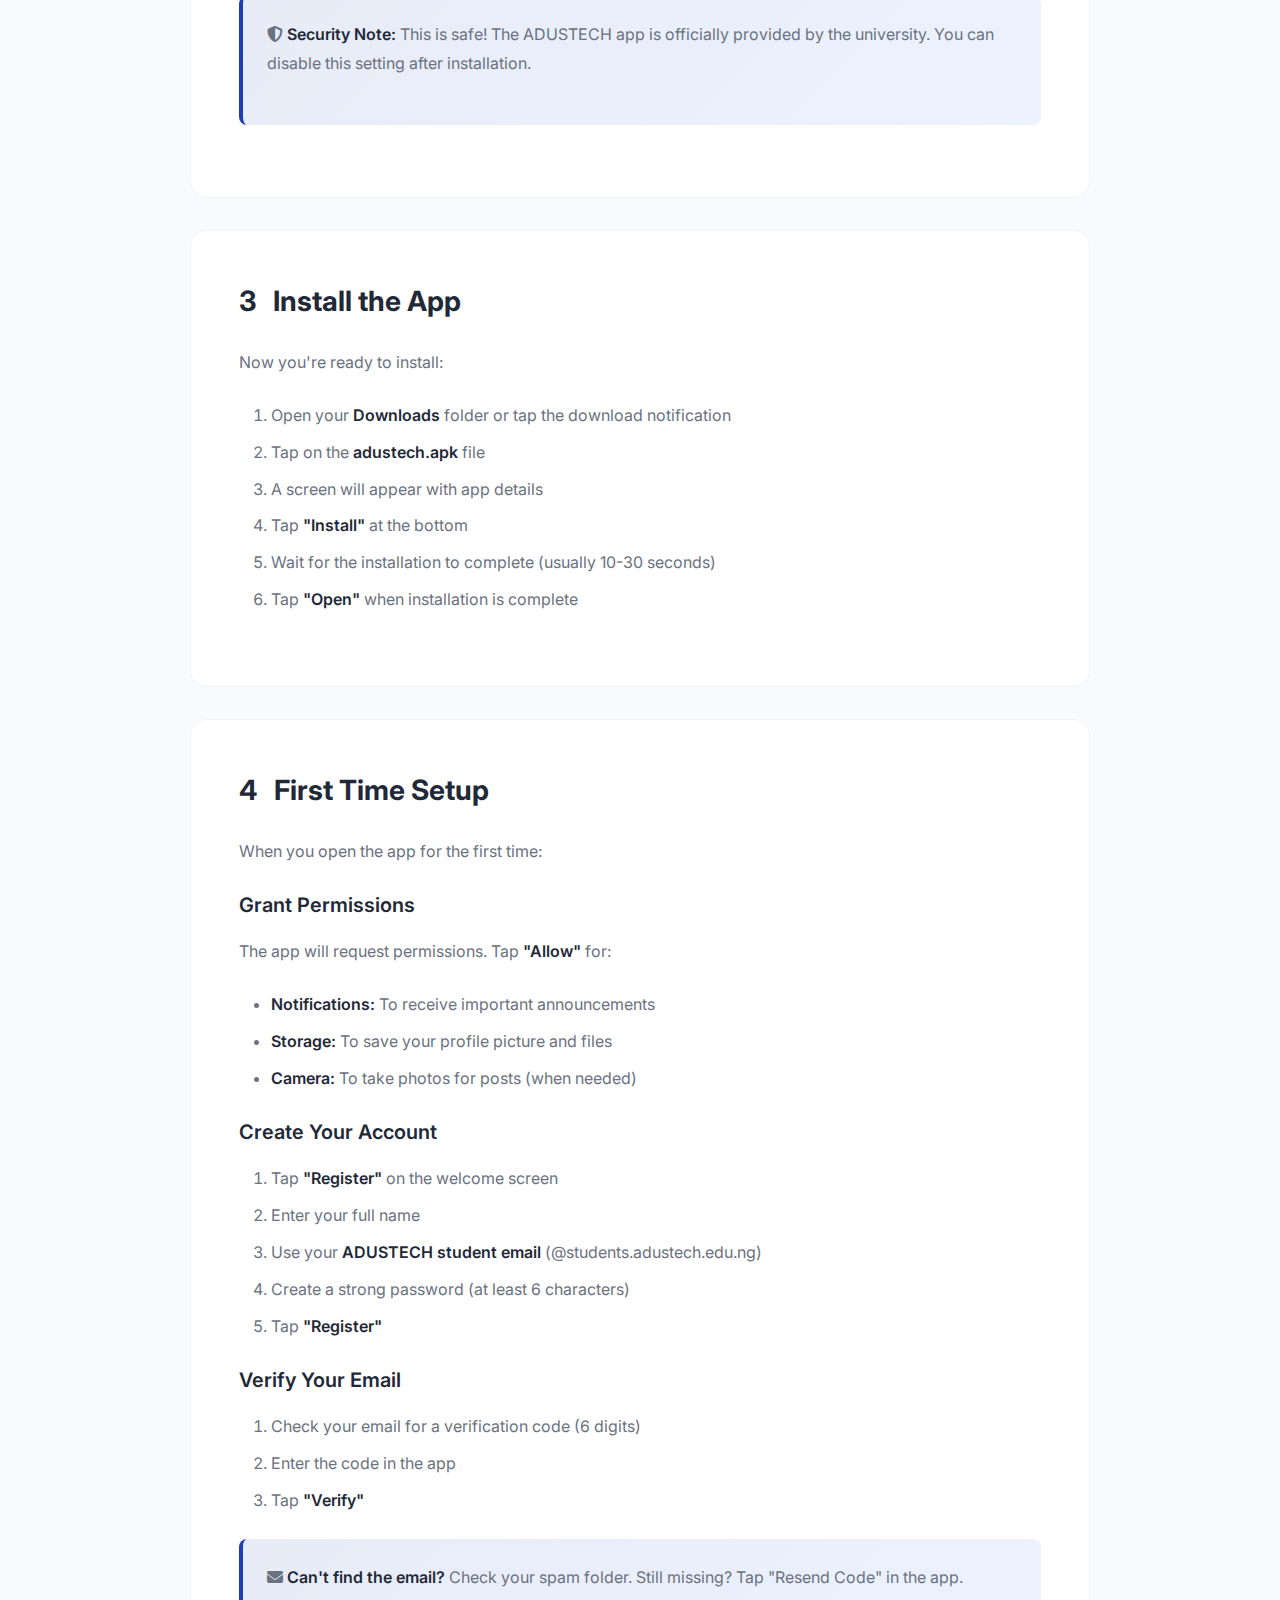
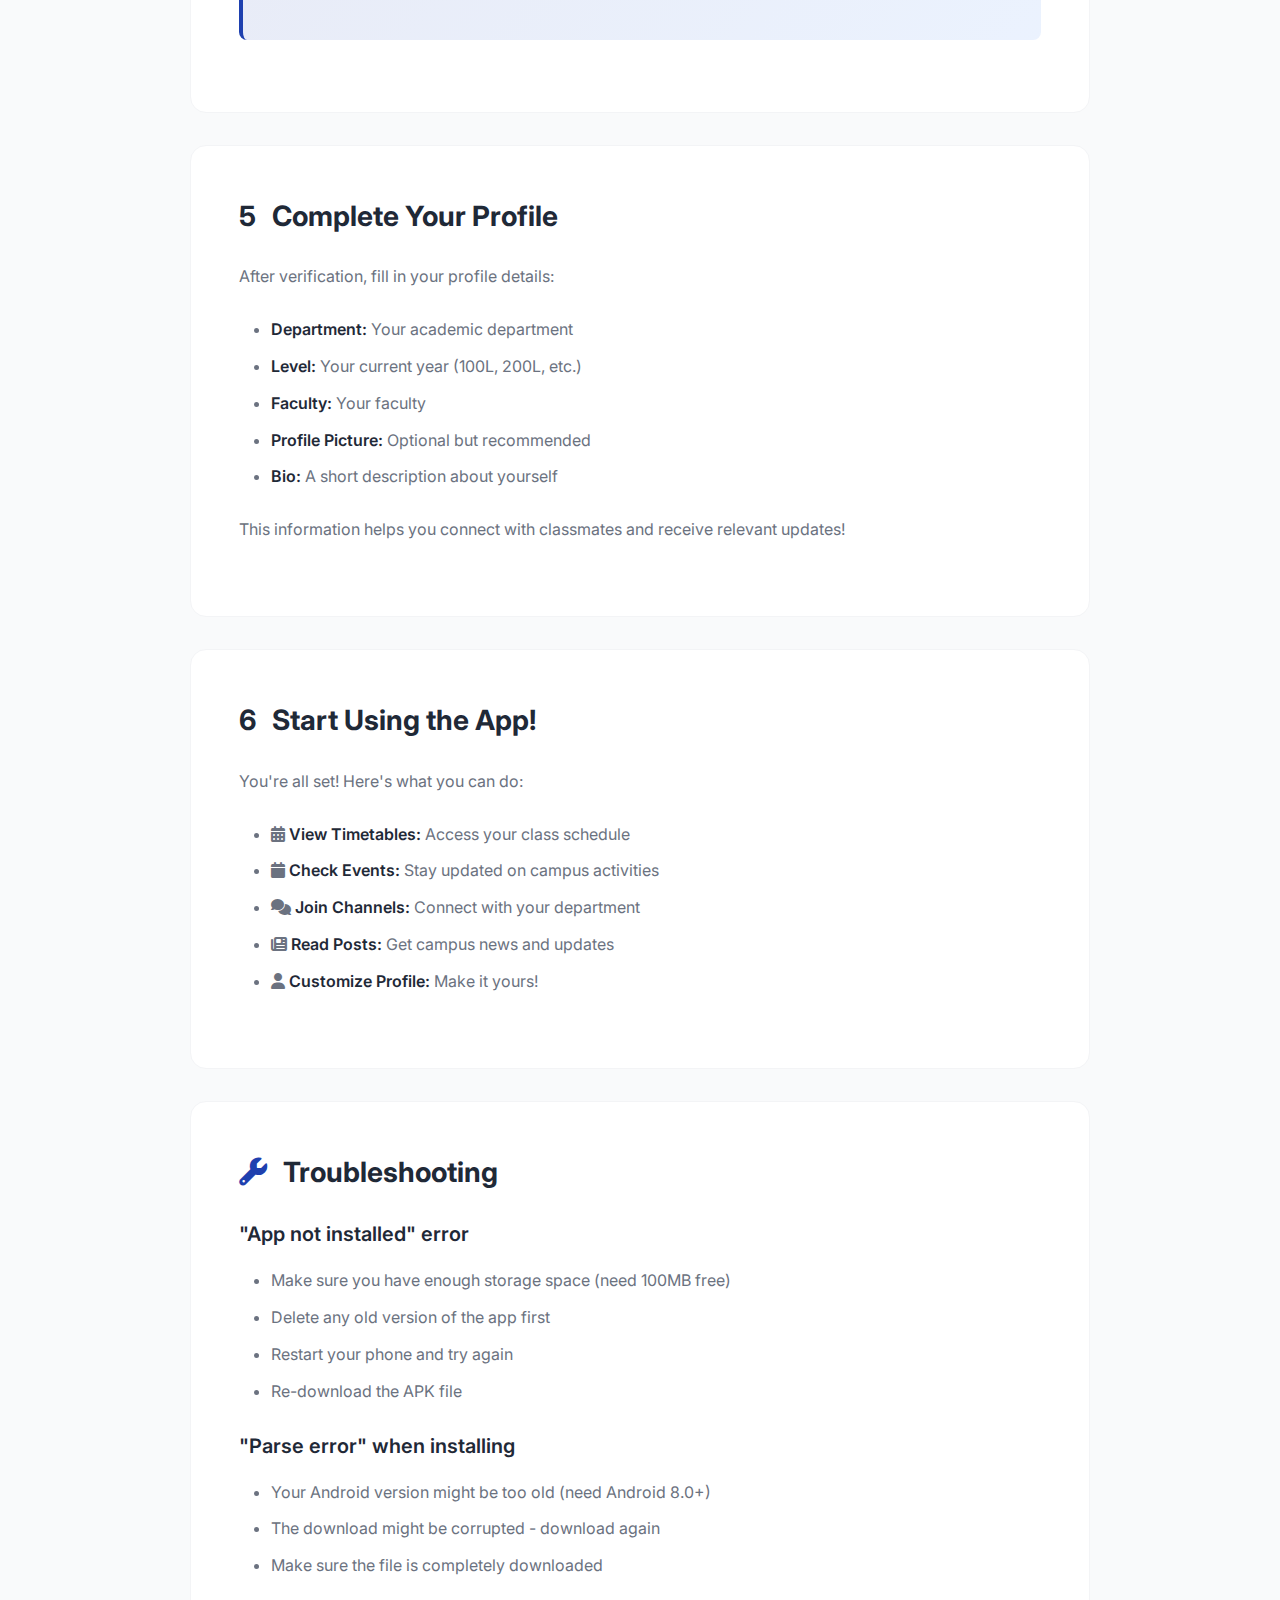
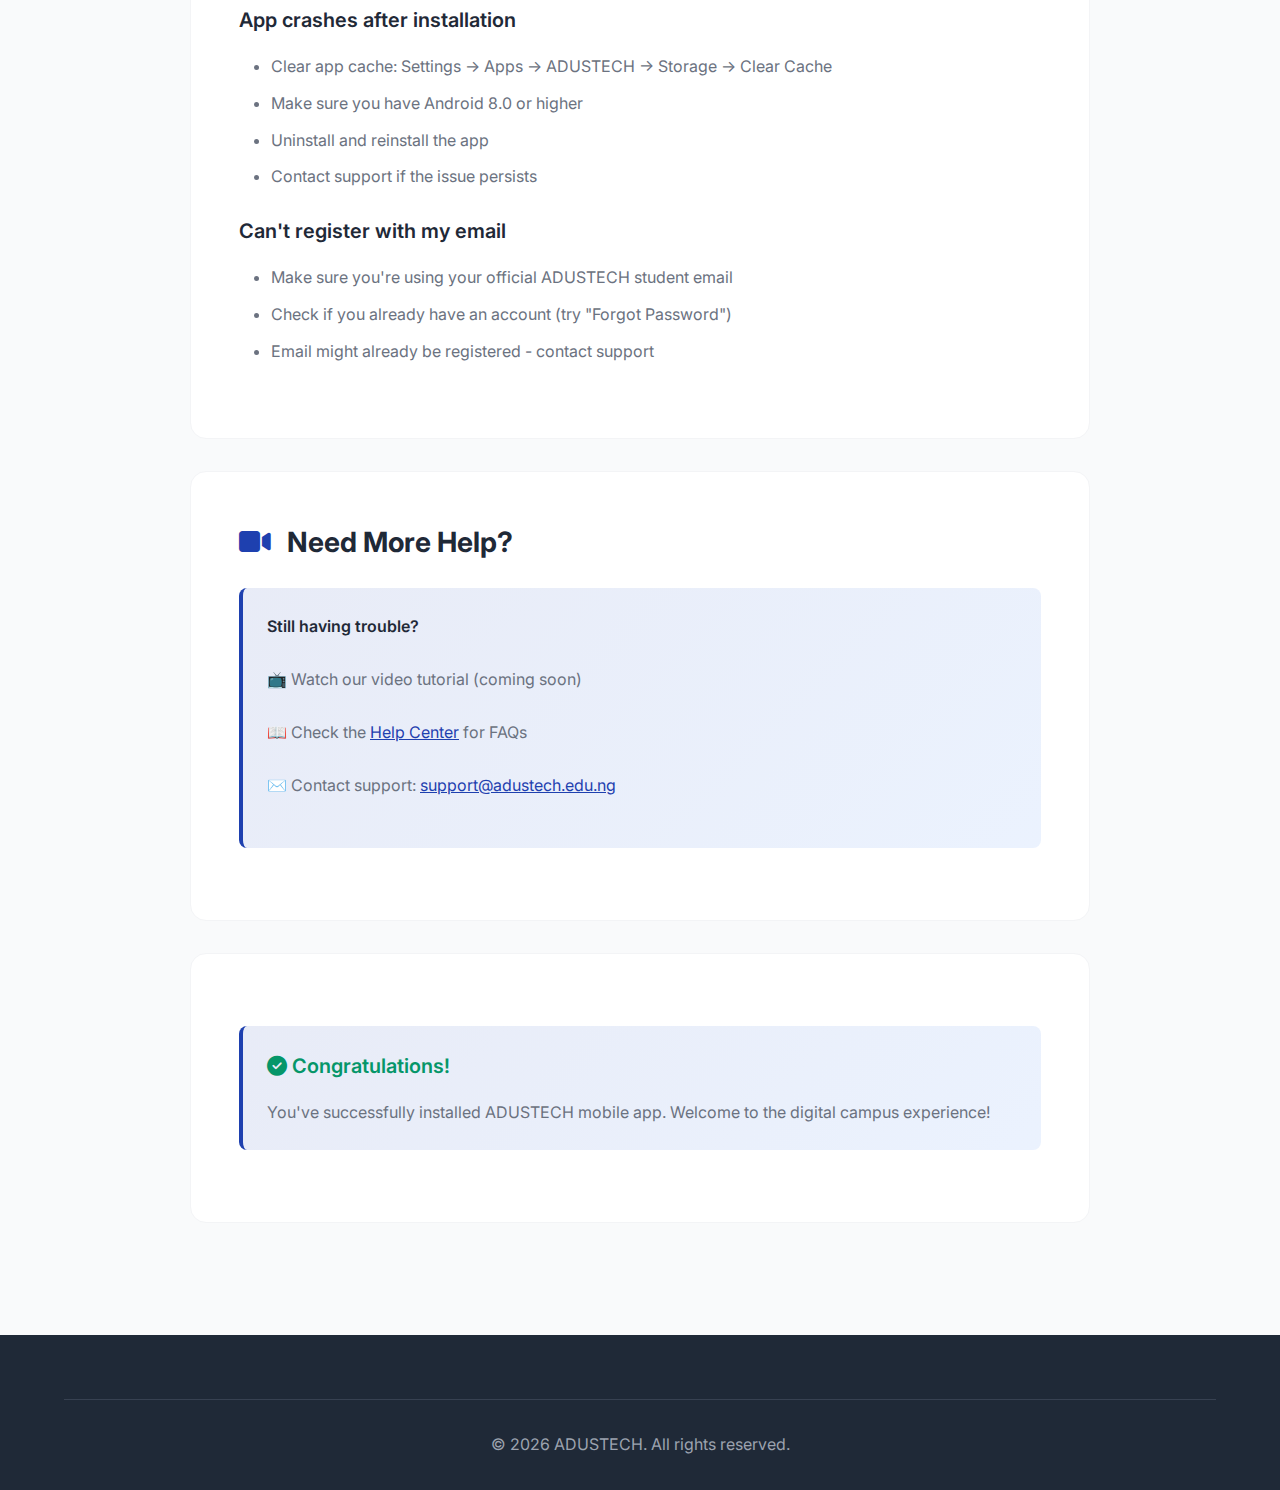
<file: pages/installation-guide.html>
<!DOCTYPE html>
<html lang="en">
<head>
    <meta charset="UTF-8">
    <meta name="viewport" content="width=device-width, initial-scale=1.0">
    <title>Installation Guide - ADUSTECH Mobile App</title>
    <link rel="preconnect" href="https://fonts.googleapis.com">
    <link rel="preconnect" href="https://fonts.gstatic.com" crossorigin>
    <link href="https://fonts.googleapis.com/css2?family=Inter:wght@300;400;500;600;700;800&display=swap" rel="stylesheet">
    <link rel="stylesheet" href="https://cdnjs.cloudflare.com/ajax/libs/font-awesome/6.5.1/css/all.min.css">
    <link rel="stylesheet" href="../assets/css/style.css">
</head>
<body>
    <nav class="navbar">
        <div class="container">
            <div class="nav-wrapper">
                <div class="logo">
                    <i class="fas fa-graduation-cap"></i>
                    <span>ADUSTECH</span>
                </div>
                <div class="nav-links">
                    <a href="../index.html" class="nav-link">Home</a>
                    <a href="../index.html#features" class="nav-link">Features</a>
                    <a href="../index.html#download" class="nav-link">Download</a>
                    <a href="../index.html#contact" class="nav-link">Contact</a>
                </div>
                <div class="nav-actions">
                    <button class="theme-toggle" id="themeToggle" aria-label="Toggle theme">
                        <i class="fas fa-moon"></i>
                    </button>
                </div>
            </div>
        </div>
    </nav>

    <div class="page-container">
        <div class="container">
            <a href="../index.html" class="back-button">
                <i class="fas fa-arrow-left"></i>
                Back to Home
            </a>

            <div class="page-header">
                <h1 class="page-title">Installation Guide</h1>
                <p class="page-subtitle">Step-by-step instructions to install ADUSTECH mobile app</p>
            </div>

            <div class="page-content">
                <!-- Download -->
                <div class="content-section">
                    <h2><span class="step-number">1</span> Download the APK File</h2>
                    <p>First, download the ADUSTECH app to your Android device:</p>
                    <ol>
                        <li>Visit the <a href="../index.html#download" style="color: var(--primary-color);">download page</a></li>
                        <li>Tap the <strong>"Download APK"</strong> button</li>
                        <li>Wait for the download to complete (~50 MB)</li>
                        <li>You'll see a download notification when complete</li>
                    </ol>
                    <div class="highlight-box">
                        <p><i class="fas fa-lightbulb"></i> <strong>Tip:</strong> Make sure you have a stable internet connection and at least 100 MB of free storage space.</p>
                    </div>
                </div>

                <!-- Enable Unknown Sources -->
                <div class="content-section">
                    <h2><span class="step-number">2</span> Enable Installation from Unknown Sources</h2>
                    <p>Android requires you to allow app installations from sources other than Google Play Store.</p>
                    
                    <h3>For Android 8.0 and above:</h3>
                    <ol>
                        <li>When you tap the downloaded APK file, you'll see a prompt</li>
                        <li>Tap <strong>"Settings"</strong> on the prompt</li>
                        <li>Toggle <strong>"Allow from this source"</strong> ON</li>
                        <li>Tap the back button to return</li>
                    </ol>

                    <h3>Alternative method (if needed):</h3>
                    <ol>
                        <li>Open <strong>Settings</strong> on your phone</li>
                        <li>Go to <strong>Security</strong> or <strong>Privacy</strong></li>
                        <li>Find <strong>"Install unknown apps"</strong> or <strong>"Unknown sources"</strong></li>
                        <li>Select your browser (Chrome, Firefox, etc.)</li>
                        <li>Enable <strong>"Allow from this source"</strong></li>
                    </ol>

                    <div class="highlight-box">
                        <p><i class="fas fa-shield-alt"></i> <strong>Security Note:</strong> This is safe! The ADUSTECH app is officially provided by the university. You can disable this setting after installation.</p>
                    </div>
                </div>

                <!-- Install -->
                <div class="content-section">
                    <h2><span class="step-number">3</span> Install the App</h2>
                    <p>Now you're ready to install:</p>
                    <ol>
                        <li>Open your <strong>Downloads</strong> folder or tap the download notification</li>
                        <li>Tap on the <strong>adustech.apk</strong> file</li>
                        <li>A screen will appear with app details</li>
                        <li>Tap <strong>"Install"</strong> at the bottom</li>
                        <li>Wait for the installation to complete (usually 10-30 seconds)</li>
                        <li>Tap <strong>"Open"</strong> when installation is complete</li>
                    </ol>
                </div>

                <!-- Setup -->
                <div class="content-section">
                    <h2><span class="step-number">4</span> First Time Setup</h2>
                    <p>When you open the app for the first time:</p>
                    
                    <h3>Grant Permissions</h3>
                    <p>The app will request permissions. Tap <strong>"Allow"</strong> for:</p>
                    <ul>
                        <li><strong>Notifications:</strong> To receive important announcements</li>
                        <li><strong>Storage:</strong> To save your profile picture and files</li>
                        <li><strong>Camera:</strong> To take photos for posts (when needed)</li>
                    </ul>

                    <h3>Create Your Account</h3>
                    <ol>
                        <li>Tap <strong>"Register"</strong> on the welcome screen</li>
                        <li>Enter your full name</li>
                        <li>Use your <strong>ADUSTECH student email</strong> (@students.adustech.edu.ng)</li>
                        <li>Create a strong password (at least 6 characters)</li>
                        <li>Tap <strong>"Register"</strong></li>
                    </ol>

                    <h3>Verify Your Email</h3>
                    <ol>
                        <li>Check your email for a verification code (6 digits)</li>
                        <li>Enter the code in the app</li>
                        <li>Tap <strong>"Verify"</strong></li>
                    </ol>

                    <div class="highlight-box">
                        <p><i class="fas fa-envelope"></i> <strong>Can't find the email?</strong> Check your spam folder. Still missing? Tap "Resend Code" in the app.</p>
                    </div>
                </div>

                <!-- Complete Profile -->
                <div class="content-section">
                    <h2><span class="step-number">5</span> Complete Your Profile</h2>
                    <p>After verification, fill in your profile details:</p>
                    <ul>
                        <li><strong>Department:</strong> Your academic department</li>
                        <li><strong>Level:</strong> Your current year (100L, 200L, etc.)</li>
                        <li><strong>Faculty:</strong> Your faculty</li>
                        <li><strong>Profile Picture:</strong> Optional but recommended</li>
                        <li><strong>Bio:</strong> A short description about yourself</li>
                    </ul>
                    <p>This information helps you connect with classmates and receive relevant updates!</p>
                </div>

                <!-- Start Using -->
                <div class="content-section">
                    <h2><span class="step-number">6</span> Start Using the App!</h2>
                    <p>You're all set! Here's what you can do:</p>
                    <ul>
                        <li><i class="fas fa-calendar-alt"></i> <strong>View Timetables:</strong> Access your class schedule</li>
                        <li><i class="fas fa-calendar"></i> <strong>Check Events:</strong> Stay updated on campus activities</li>
                        <li><i class="fas fa-comments"></i> <strong>Join Channels:</strong> Connect with your department</li>
                        <li><i class="fas fa-newspaper"></i> <strong>Read Posts:</strong> Get campus news and updates</li>
                        <li><i class="fas fa-user"></i> <strong>Customize Profile:</strong> Make it yours!</li>
                    </ul>
                </div>

                <!-- Troubleshooting -->
                <div class="content-section">
                    <h2><i class="fas fa-wrench"></i> Troubleshooting</h2>
                    
                    <h3>"App not installed" error</h3>
                    <ul>
                        <li>Make sure you have enough storage space (need 100MB free)</li>
                        <li>Delete any old version of the app first</li>
                        <li>Restart your phone and try again</li>
                        <li>Re-download the APK file</li>
                    </ul>

                    <h3>"Parse error" when installing</h3>
                    <ul>
                        <li>Your Android version might be too old (need Android 8.0+)</li>
                        <li>The download might be corrupted - download again</li>
                        <li>Make sure the file is completely downloaded</li>
                    </ul>

                    <h3>App crashes after installation</h3>
                    <ul>
                        <li>Clear app cache: Settings → Apps → ADUSTECH → Storage → Clear Cache</li>
                        <li>Make sure you have Android 8.0 or higher</li>
                        <li>Uninstall and reinstall the app</li>
                        <li>Contact support if the issue persists</li>
                    </ul>

                    <h3>Can't register with my email</h3>
                    <ul>
                        <li>Make sure you're using your official ADUSTECH student email</li>
                        <li>Check if you already have an account (try "Forgot Password")</li>
                        <li>Email might already be registered - contact support</li>
                    </ul>
                </div>

                <!-- Video Tutorial -->
                <div class="content-section">
                    <h2><i class="fas fa-video"></i> Need More Help?</h2>
                    <div class="highlight-box">
                        <p><strong>Still having trouble?</strong></p>
                        <p>📺 Watch our video tutorial (coming soon)</p>
                        <p>📖 Check the <a href="help-center.html" style="color: var(--primary-color);">Help Center</a> for FAQs</p>
                        <p>✉️ Contact support: <a href="mailto:support@adustech.edu.ng" style="color: var(--primary-color);">support@adustech.edu.ng</a></p>
                    </div>
                </div>

                <!-- Success -->
                <div class="content-section">
                    <div class="highlight-box">
                        <h3 style="color: var(--secondary-color); margin: 0 0 var(--spacing-sm) 0;">
                            <i class="fas fa-check-circle"></i> Congratulations!
                        </h3>
                        <p style="margin: 0;">You've successfully installed ADUSTECH mobile app. Welcome to the digital campus experience!</p>
                    </div>
                </div>
            </div>
        </div>
    </div>

    <footer class="footer">
        <div class="container">
            <div class="footer-bottom">
                <p>&copy; 2026 ADUSTECH. All rights reserved.</p>
            </div>
        </div>
    </footer>

    <script src="../assets/js/script.js"></script>
</body>
</html>
</file>
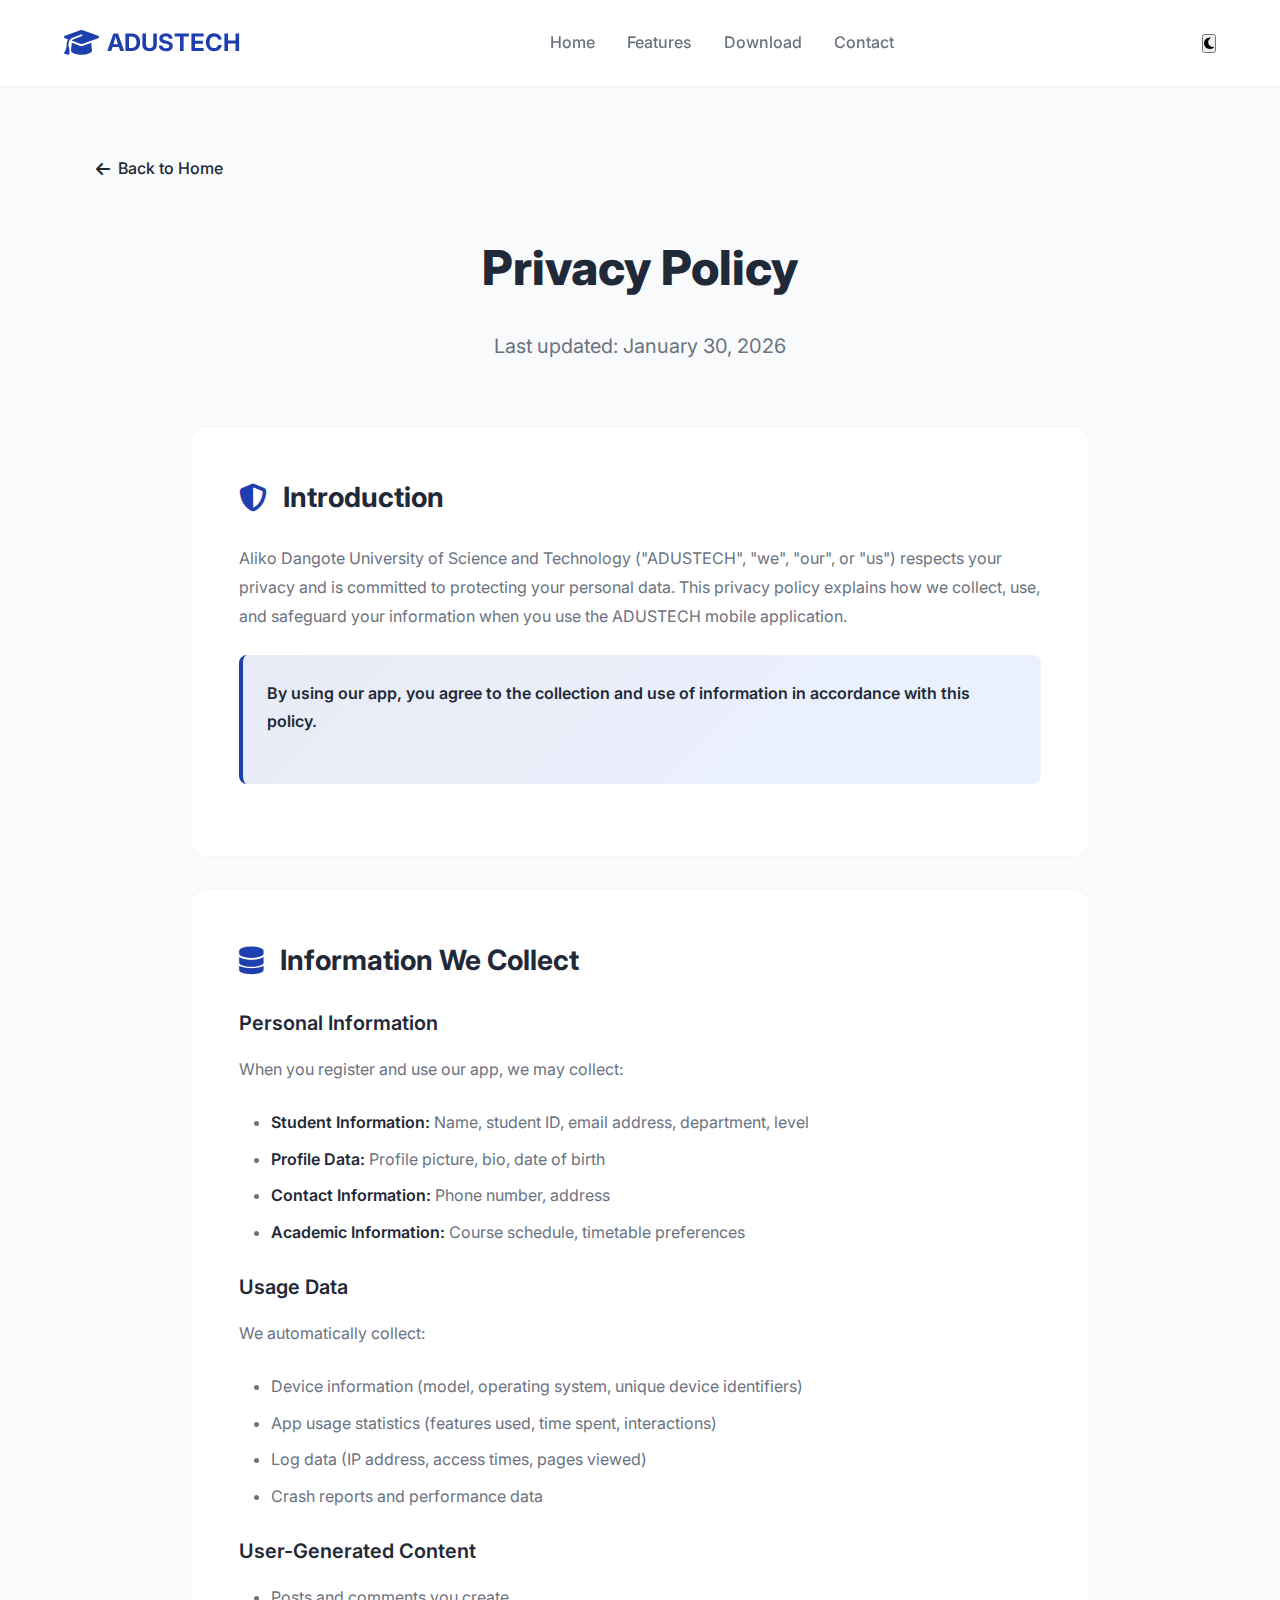
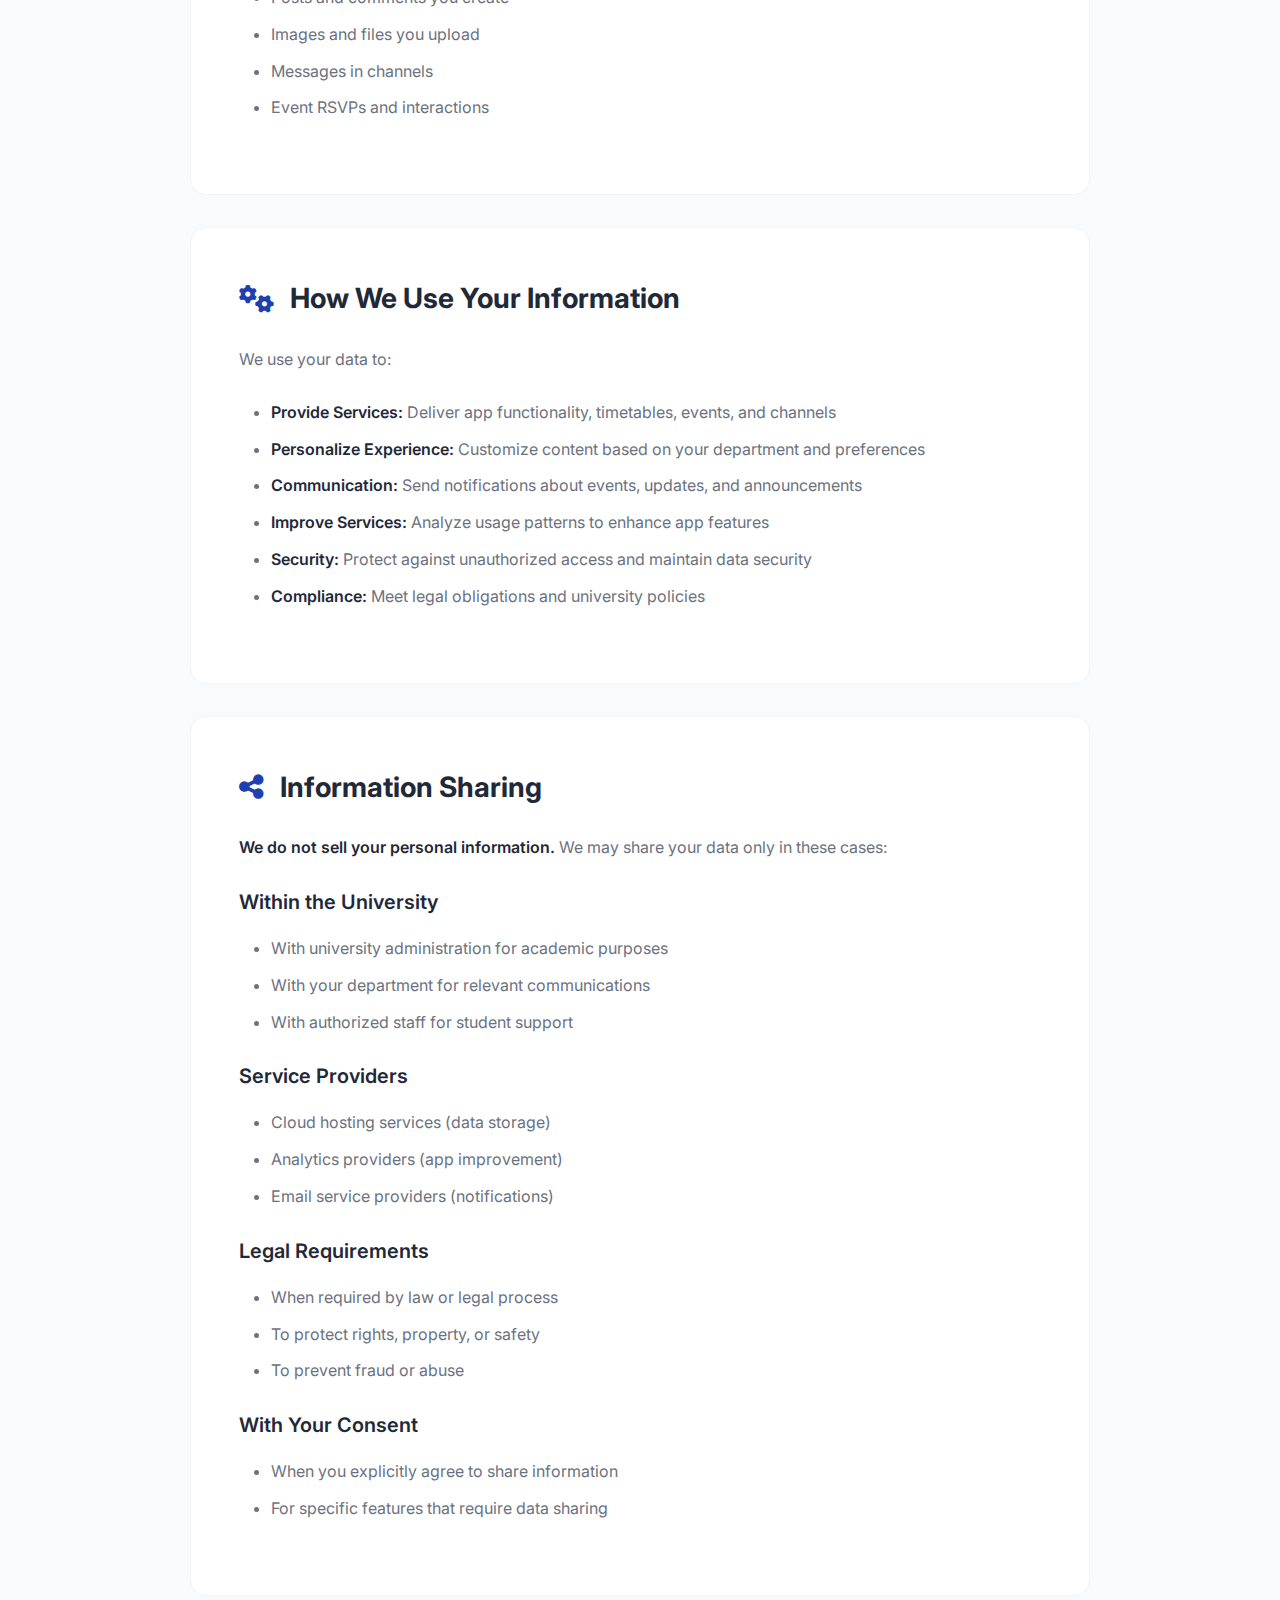
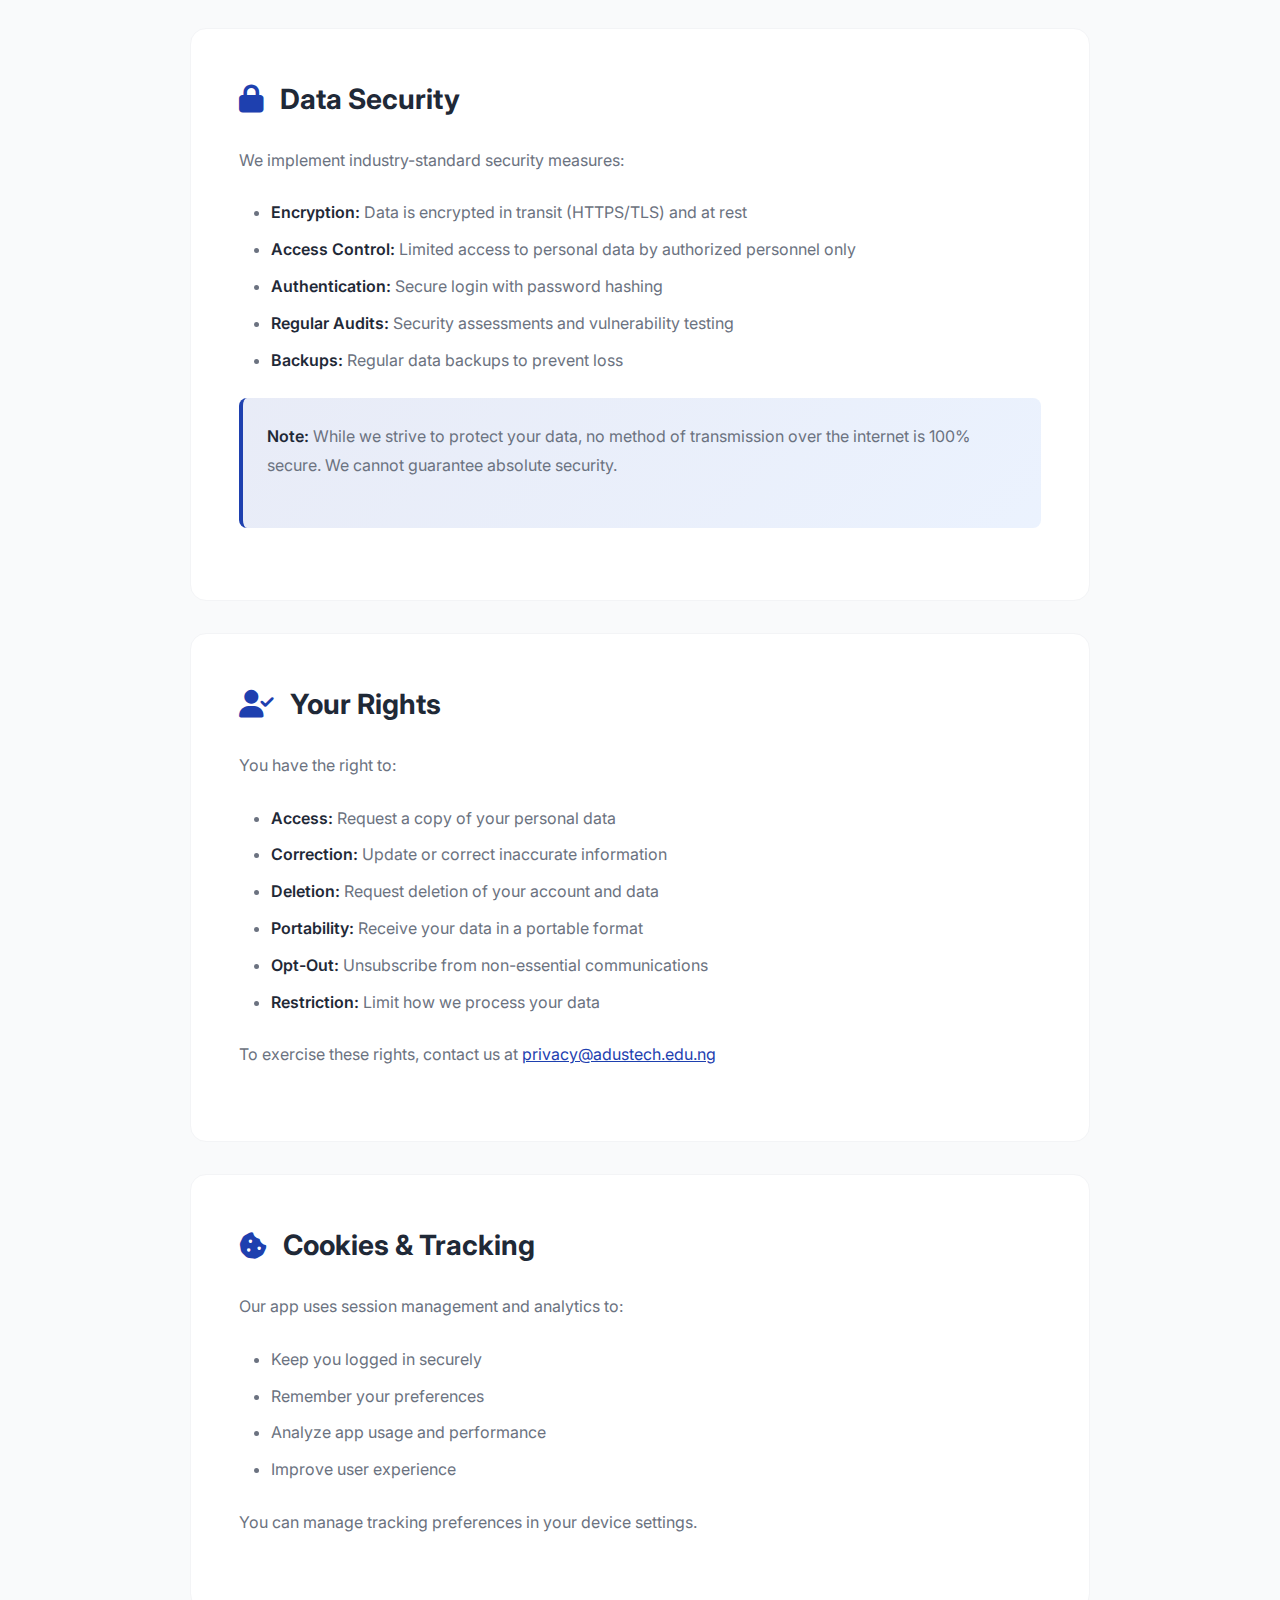
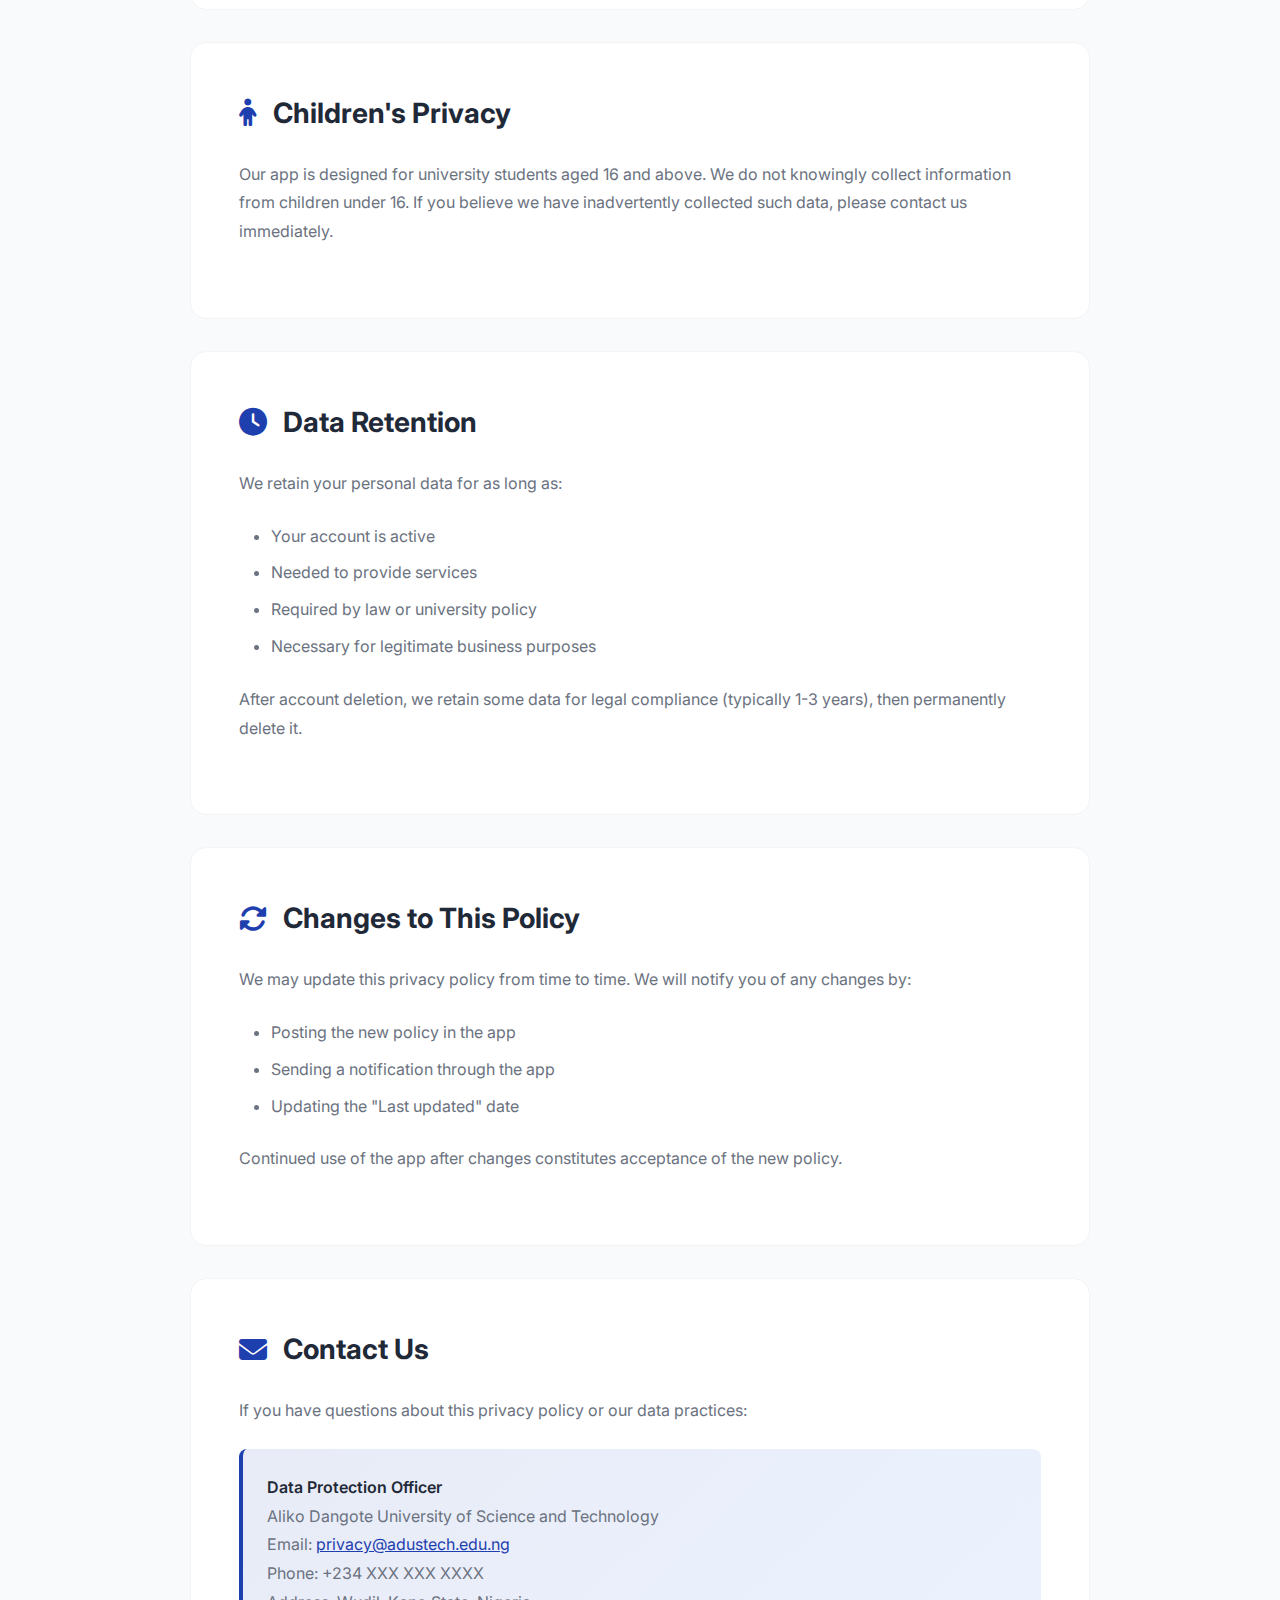
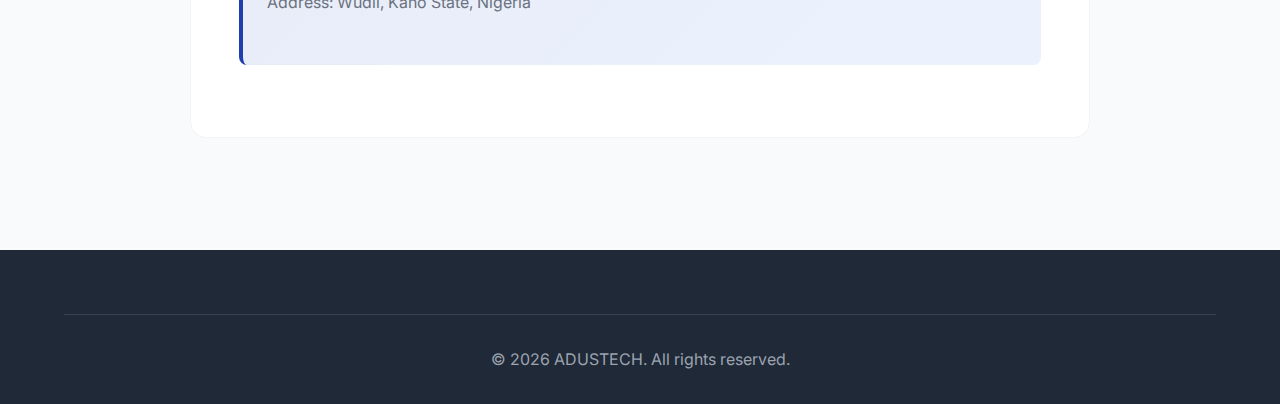
<file: pages/privacy-policy.html>
<!DOCTYPE html>
<html lang="en">
<head>
    <meta charset="UTF-8">
    <meta name="viewport" content="width=device-width, initial-scale=1.0">
    <title>Privacy Policy - ADUSTECH Mobile App</title>
    <link rel="preconnect" href="https://fonts.googleapis.com">
    <link rel="preconnect" href="https://fonts.gstatic.com" crossorigin>
    <link href="https://fonts.googleapis.com/css2?family=Inter:wght@300;400;500;600;700;800&display=swap" rel="stylesheet">
    <link rel="stylesheet" href="https://cdnjs.cloudflare.com/ajax/libs/font-awesome/6.5.1/css/all.min.css">
    <link rel="stylesheet" href="../assets/css/style.css">
</head>
<body>
    <nav class="navbar">
        <div class="container">
            <div class="nav-wrapper">
                <div class="logo">
                    <i class="fas fa-graduation-cap"></i>
                    <span>ADUSTECH</span>
                </div>
                <div class="nav-links">
                    <a href="../index.html" class="nav-link">Home</a>
                    <a href="../index.html#features" class="nav-link">Features</a>
                    <a href="../index.html#download" class="nav-link">Download</a>
                    <a href="../index.html#contact" class="nav-link">Contact</a>
                </div>
                <div class="nav-actions">
                    <button class="theme-toggle" id="themeToggle" aria-label="Toggle theme">
                        <i class="fas fa-moon"></i>
                    </button>
                </div>
            </div>
        </div>
    </nav>

    <div class="page-container">
        <div class="container">
            <a href="../index.html" class="back-button">
                <i class="fas fa-arrow-left"></i>
                Back to Home
            </a>

            <div class="page-header">
                <h1 class="page-title">Privacy Policy</h1>
                <p class="page-subtitle">Last updated: January 30, 2026</p>
            </div>

            <div class="page-content">
                <div class="content-section">
                    <h2><i class="fas fa-shield-alt"></i> Introduction</h2>
                    <p>Aliko Dangote University of Science and Technology ("ADUSTECH", "we", "our", or "us") respects your privacy and is committed to protecting your personal data. This privacy policy explains how we collect, use, and safeguard your information when you use the ADUSTECH mobile application.</p>
                    <div class="highlight-box">
                        <p><strong>By using our app, you agree to the collection and use of information in accordance with this policy.</strong></p>
                    </div>
                </div>

                <div class="content-section">
                    <h2><i class="fas fa-database"></i> Information We Collect</h2>
                    
                    <h3>Personal Information</h3>
                    <p>When you register and use our app, we may collect:</p>
                    <ul>
                        <li><strong>Student Information:</strong> Name, student ID, email address, department, level</li>
                        <li><strong>Profile Data:</strong> Profile picture, bio, date of birth</li>
                        <li><strong>Contact Information:</strong> Phone number, address</li>
                        <li><strong>Academic Information:</strong> Course schedule, timetable preferences</li>
                    </ul>

                    <h3>Usage Data</h3>
                    <p>We automatically collect:</p>
                    <ul>
                        <li>Device information (model, operating system, unique device identifiers)</li>
                        <li>App usage statistics (features used, time spent, interactions)</li>
                        <li>Log data (IP address, access times, pages viewed)</li>
                        <li>Crash reports and performance data</li>
                    </ul>

                    <h3>User-Generated Content</h3>
                    <ul>
                        <li>Posts and comments you create</li>
                        <li>Images and files you upload</li>
                        <li>Messages in channels</li>
                        <li>Event RSVPs and interactions</li>
                    </ul>
                </div>

                <div class="content-section">
                    <h2><i class="fas fa-cogs"></i> How We Use Your Information</h2>
                    <p>We use your data to:</p>
                    <ul>
                        <li><strong>Provide Services:</strong> Deliver app functionality, timetables, events, and channels</li>
                        <li><strong>Personalize Experience:</strong> Customize content based on your department and preferences</li>
                        <li><strong>Communication:</strong> Send notifications about events, updates, and announcements</li>
                        <li><strong>Improve Services:</strong> Analyze usage patterns to enhance app features</li>
                        <li><strong>Security:</strong> Protect against unauthorized access and maintain data security</li>
                        <li><strong>Compliance:</strong> Meet legal obligations and university policies</li>
                    </ul>
                </div>

                <div class="content-section">
                    <h2><i class="fas fa-share-alt"></i> Information Sharing</h2>
                    <p><strong>We do not sell your personal information.</strong> We may share your data only in these cases:</p>
                    
                    <h3>Within the University</h3>
                    <ul>
                        <li>With university administration for academic purposes</li>
                        <li>With your department for relevant communications</li>
                        <li>With authorized staff for student support</li>
                    </ul>

                    <h3>Service Providers</h3>
                    <ul>
                        <li>Cloud hosting services (data storage)</li>
                        <li>Analytics providers (app improvement)</li>
                        <li>Email service providers (notifications)</li>
                    </ul>

                    <h3>Legal Requirements</h3>
                    <ul>
                        <li>When required by law or legal process</li>
                        <li>To protect rights, property, or safety</li>
                        <li>To prevent fraud or abuse</li>
                    </ul>

                    <h3>With Your Consent</h3>
                    <ul>
                        <li>When you explicitly agree to share information</li>
                        <li>For specific features that require data sharing</li>
                    </ul>
                </div>

                <div class="content-section">
                    <h2><i class="fas fa-lock"></i> Data Security</h2>
                    <p>We implement industry-standard security measures:</p>
                    <ul>
                        <li><strong>Encryption:</strong> Data is encrypted in transit (HTTPS/TLS) and at rest</li>
                        <li><strong>Access Control:</strong> Limited access to personal data by authorized personnel only</li>
                        <li><strong>Authentication:</strong> Secure login with password hashing</li>
                        <li><strong>Regular Audits:</strong> Security assessments and vulnerability testing</li>
                        <li><strong>Backups:</strong> Regular data backups to prevent loss</li>
                    </ul>
                    <div class="highlight-box">
                        <p><strong>Note:</strong> While we strive to protect your data, no method of transmission over the internet is 100% secure. We cannot guarantee absolute security.</p>
                    </div>
                </div>

                <div class="content-section">
                    <h2><i class="fas fa-user-check"></i> Your Rights</h2>
                    <p>You have the right to:</p>
                    <ul>
                        <li><strong>Access:</strong> Request a copy of your personal data</li>
                        <li><strong>Correction:</strong> Update or correct inaccurate information</li>
                        <li><strong>Deletion:</strong> Request deletion of your account and data</li>
                        <li><strong>Portability:</strong> Receive your data in a portable format</li>
                        <li><strong>Opt-Out:</strong> Unsubscribe from non-essential communications</li>
                        <li><strong>Restriction:</strong> Limit how we process your data</li>
                    </ul>
                    <p>To exercise these rights, contact us at <a href="mailto:privacy@adustech.edu.ng" style="color: var(--primary-color);">privacy@adustech.edu.ng</a></p>
                </div>

                <div class="content-section">
                    <h2><i class="fas fa-cookie-bite"></i> Cookies & Tracking</h2>
                    <p>Our app uses session management and analytics to:</p>
                    <ul>
                        <li>Keep you logged in securely</li>
                        <li>Remember your preferences</li>
                        <li>Analyze app usage and performance</li>
                        <li>Improve user experience</li>
                    </ul>
                    <p>You can manage tracking preferences in your device settings.</p>
                </div>

                <div class="content-section">
                    <h2><i class="fas fa-child"></i> Children's Privacy</h2>
                    <p>Our app is designed for university students aged 16 and above. We do not knowingly collect information from children under 16. If you believe we have inadvertently collected such data, please contact us immediately.</p>
                </div>

                <div class="content-section">
                    <h2><i class="fas fa-clock"></i> Data Retention</h2>
                    <p>We retain your personal data for as long as:</p>
                    <ul>
                        <li>Your account is active</li>
                        <li>Needed to provide services</li>
                        <li>Required by law or university policy</li>
                        <li>Necessary for legitimate business purposes</li>
                    </ul>
                    <p>After account deletion, we retain some data for legal compliance (typically 1-3 years), then permanently delete it.</p>
                </div>

                <div class="content-section">
                    <h2><i class="fas fa-sync-alt"></i> Changes to This Policy</h2>
                    <p>We may update this privacy policy from time to time. We will notify you of any changes by:</p>
                    <ul>
                        <li>Posting the new policy in the app</li>
                        <li>Sending a notification through the app</li>
                        <li>Updating the "Last updated" date</li>
                    </ul>
                    <p>Continued use of the app after changes constitutes acceptance of the new policy.</p>
                </div>

                <div class="content-section">
                    <h2><i class="fas fa-envelope"></i> Contact Us</h2>
                    <p>If you have questions about this privacy policy or our data practices:</p>
                    <div class="highlight-box">
                        <p><strong>Data Protection Officer</strong><br>
                        Aliko Dangote University of Science and Technology<br>
                        Email: <a href="mailto:privacy@adustech.edu.ng" style="color: var(--primary-color);">privacy@adustech.edu.ng</a><br>
                        Phone: +234 XXX XXX XXXX<br>
                        Address: Wudil, Kano State, Nigeria</p>
                    </div>
                </div>
            </div>
        </div>
    </div>

    <footer class="footer">
        <div class="container">
            <div class="footer-bottom">
                <p>&copy; 2026 ADUSTECH. All rights reserved.</p>
            </div>
        </div>
    </footer>

    <script src="../assets/js/script.js"></script>
</body>
</html>
</file>
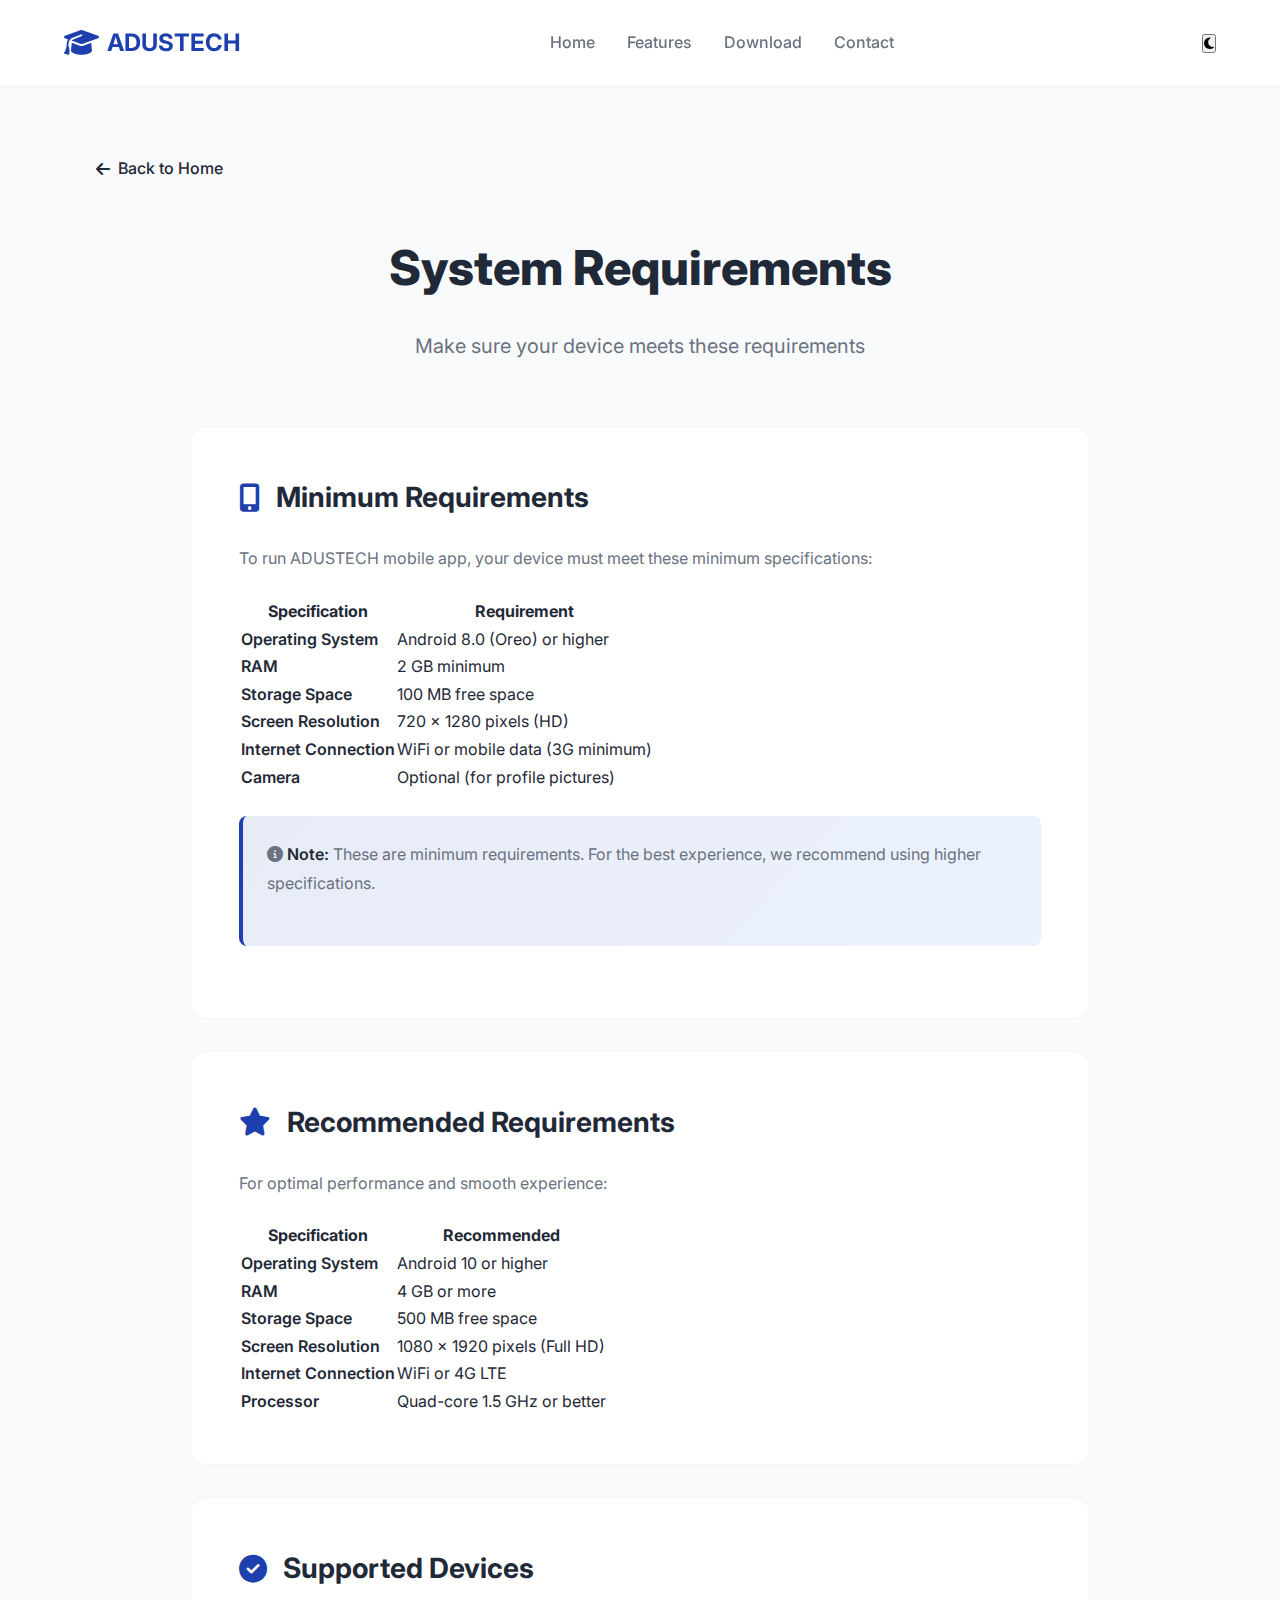
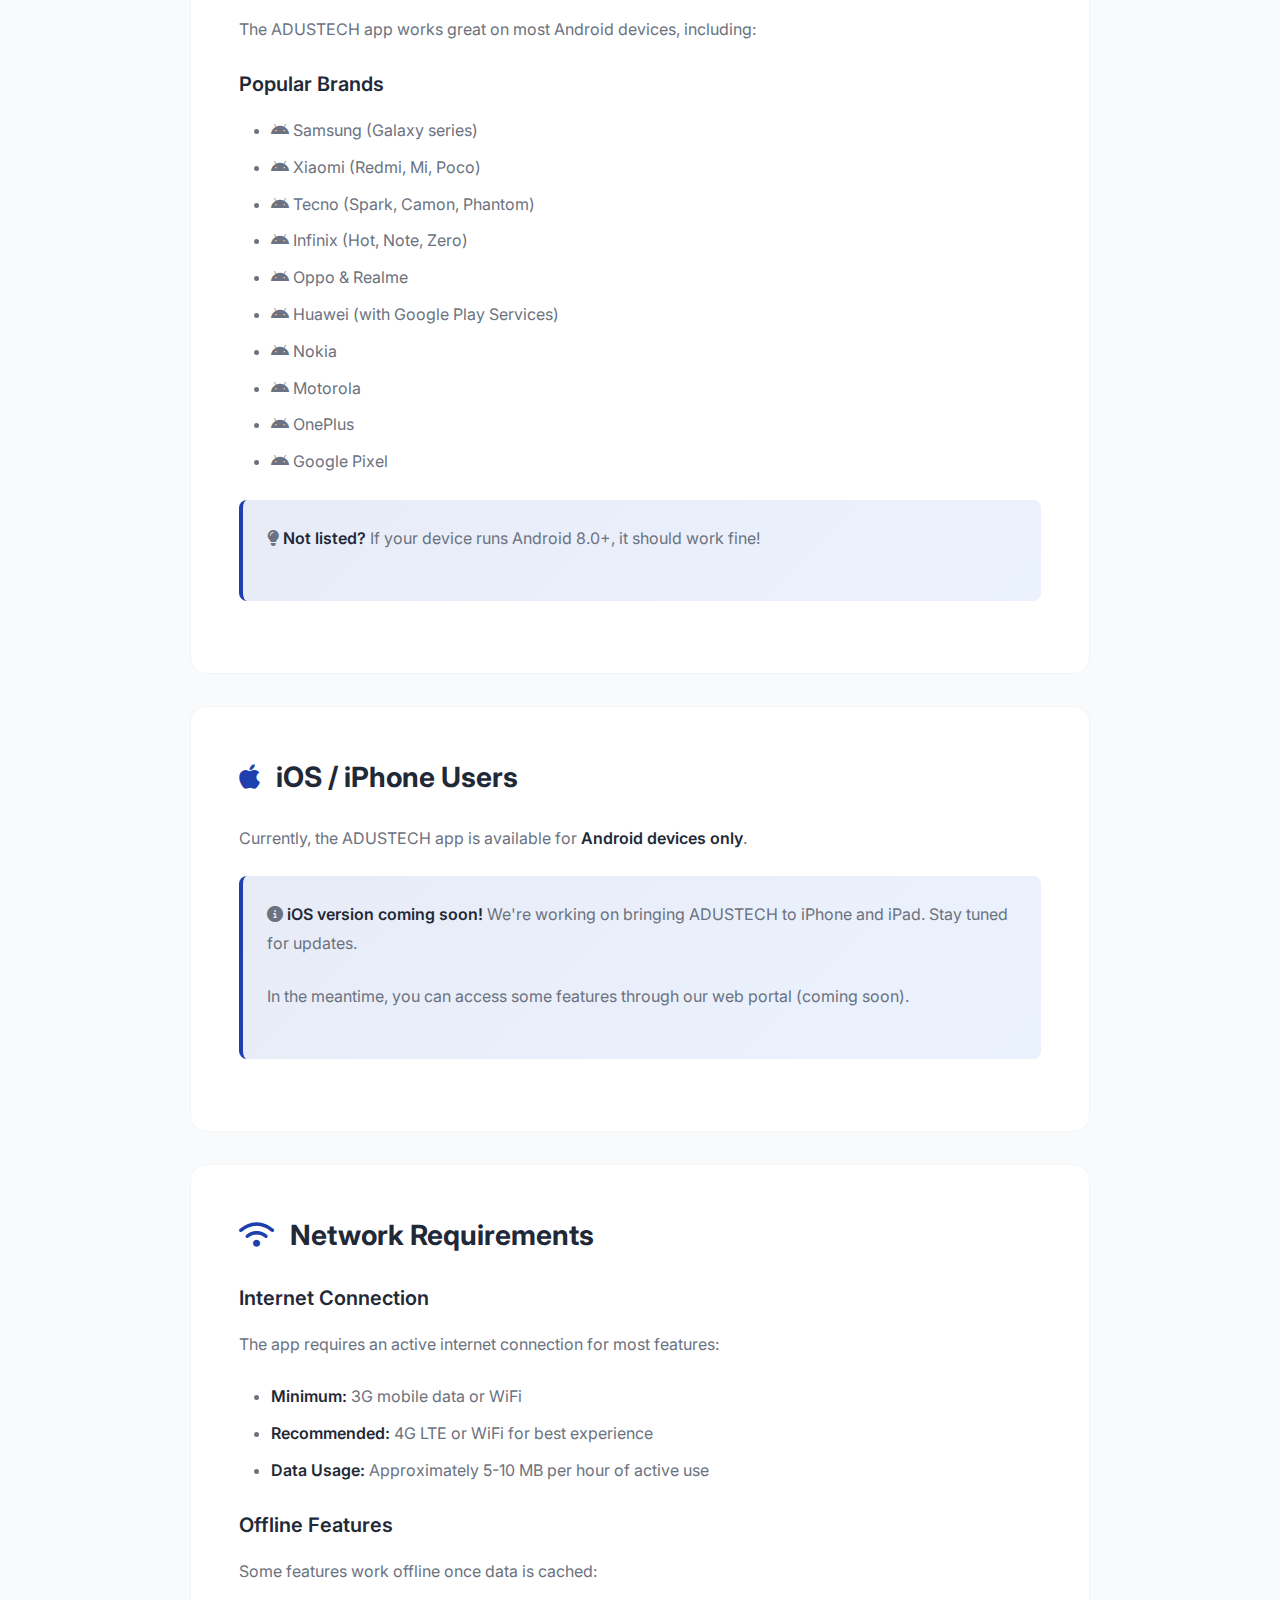
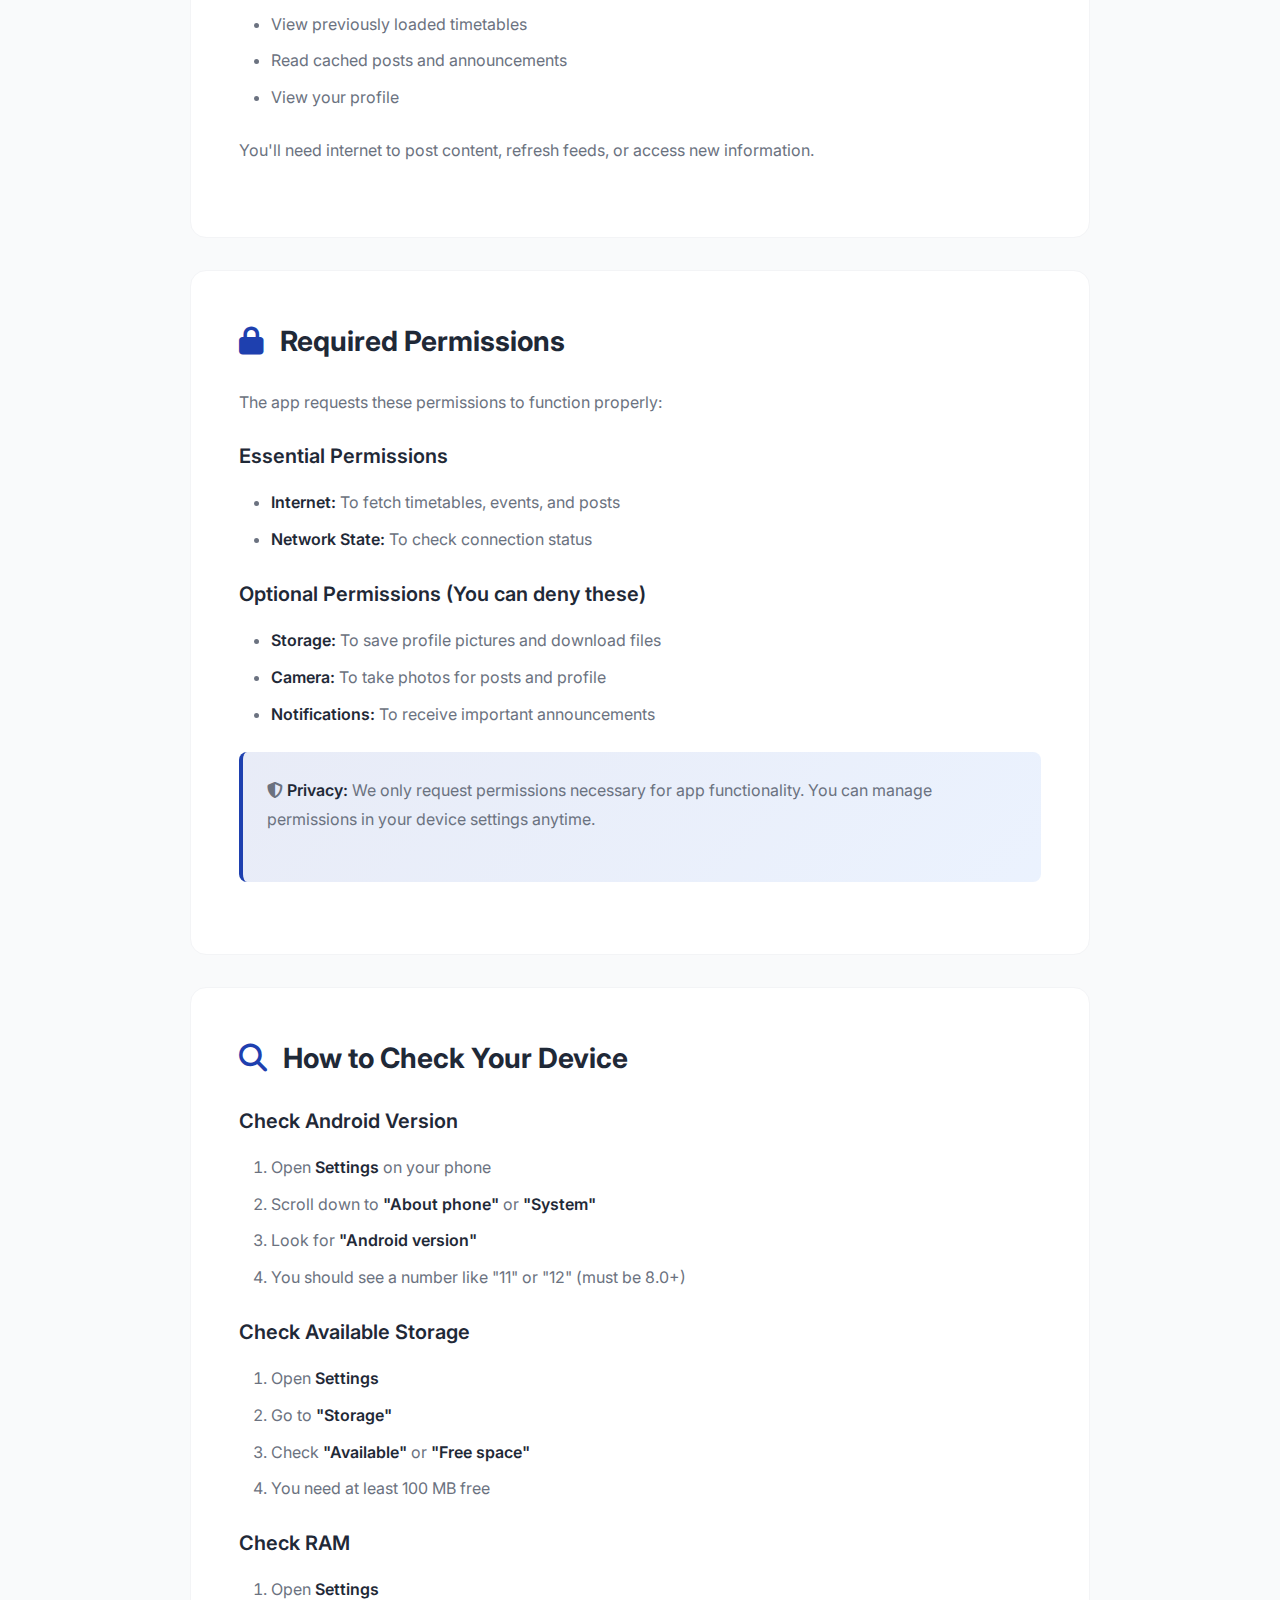
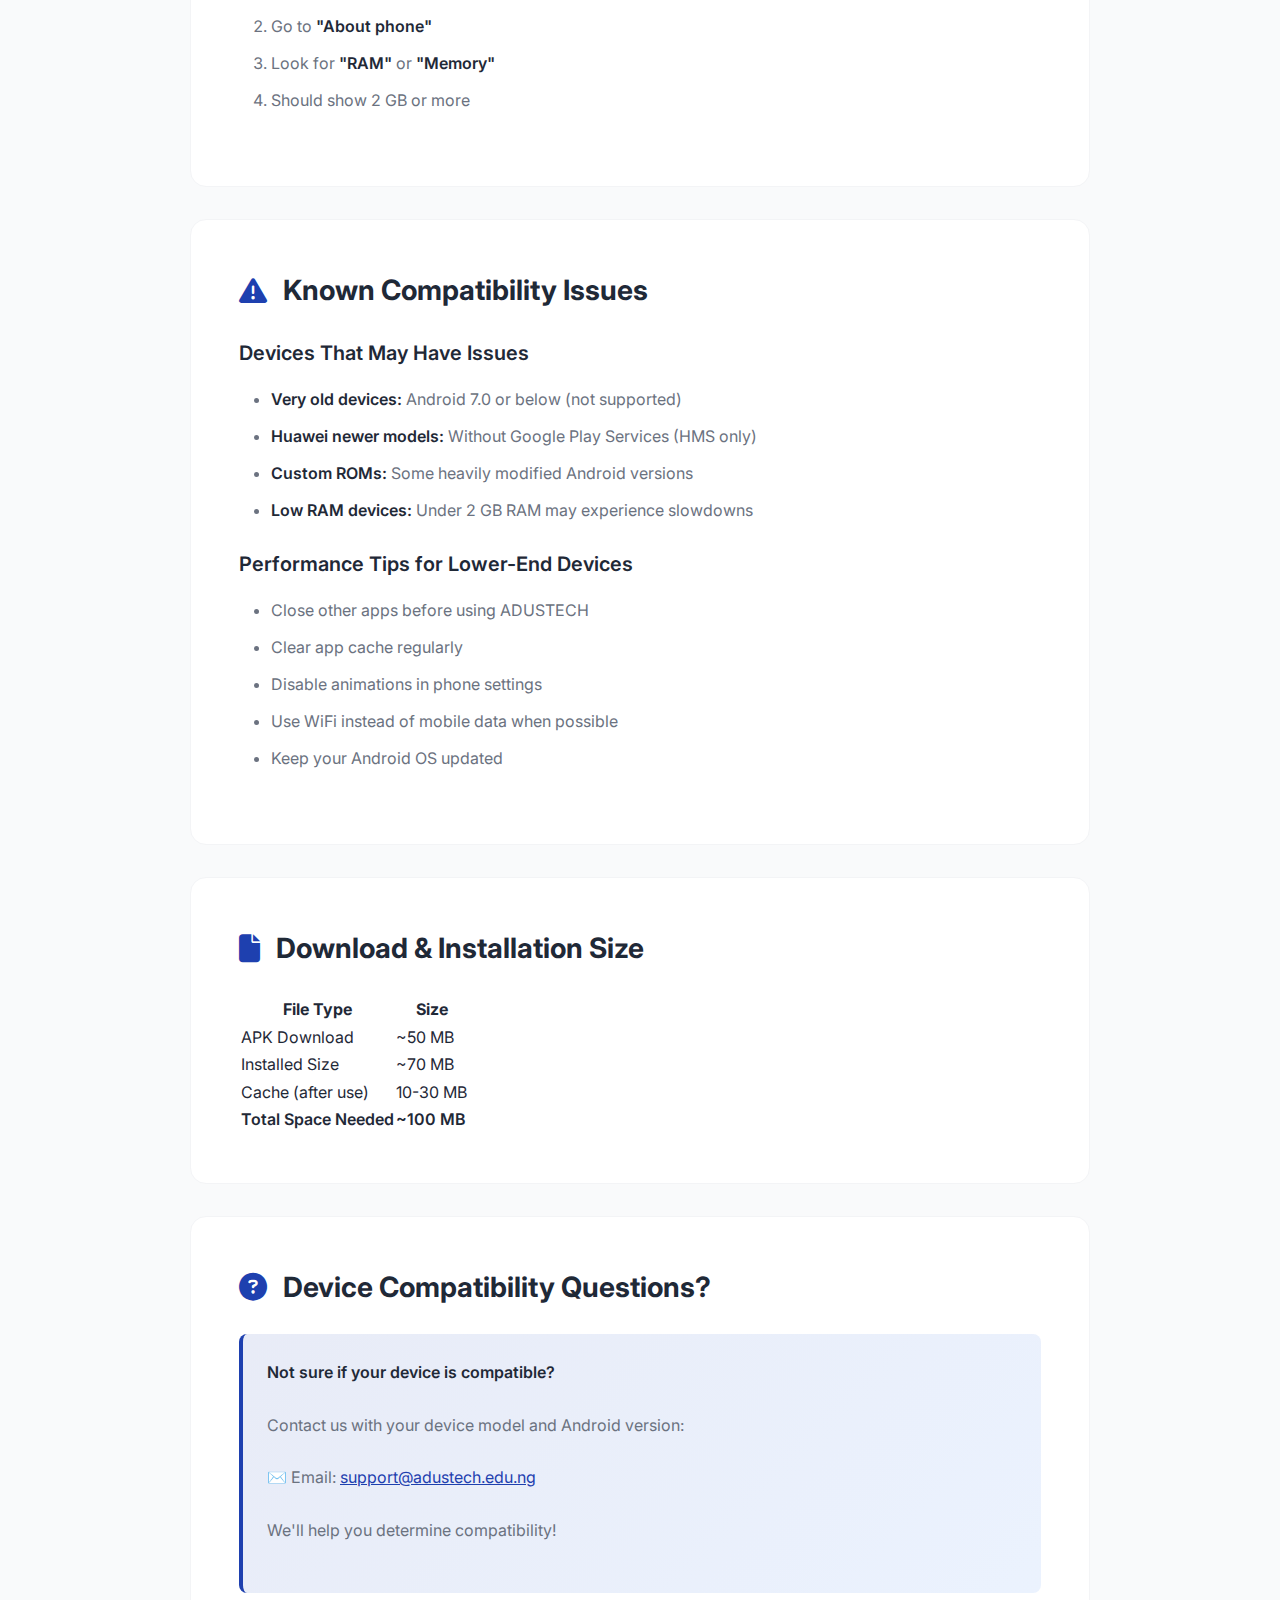
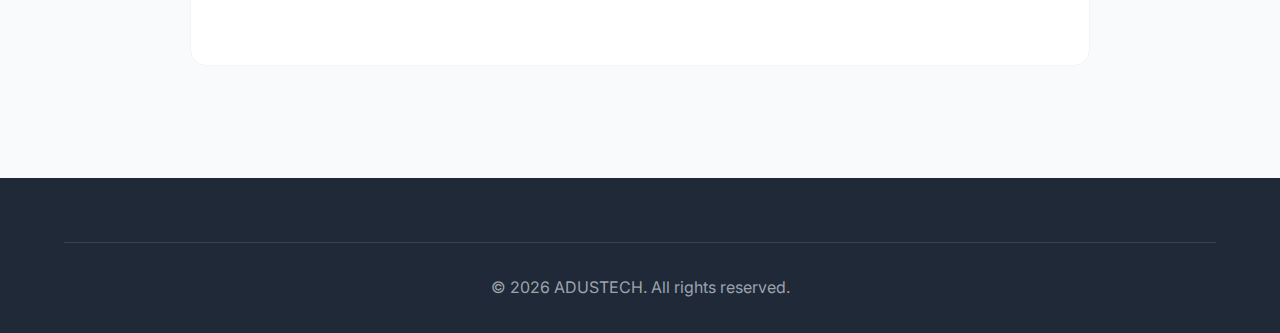
<file: pages/system-requirements.html>
<!DOCTYPE html>
<html lang="en">
<head>
    <meta charset="UTF-8">
    <meta name="viewport" content="width=device-width, initial-scale=1.0">
    <title>System Requirements - ADUSTECH Mobile App</title>
    <link rel="preconnect" href="https://fonts.googleapis.com">
    <link rel="preconnect" href="https://fonts.gstatic.com" crossorigin>
    <link href="https://fonts.googleapis.com/css2?family=Inter:wght@300;400;500;600;700;800&display=swap" rel="stylesheet">
    <link rel="stylesheet" href="https://cdnjs.cloudflare.com/ajax/libs/font-awesome/6.5.1/css/all.min.css">
    <link rel="stylesheet" href="../assets/css/style.css">
</head>
<body>
    <nav class="navbar">
        <div class="container">
            <div class="nav-wrapper">
                <div class="logo">
                    <i class="fas fa-graduation-cap"></i>
                    <span>ADUSTECH</span>
                </div>
                <div class="nav-links">
                    <a href="../index.html" class="nav-link">Home</a>
                    <a href="../index.html#features" class="nav-link">Features</a>
                    <a href="../index.html#download" class="nav-link">Download</a>
                    <a href="../index.html#contact" class="nav-link">Contact</a>
                </div>
                <div class="nav-actions">
                    <button class="theme-toggle" id="themeToggle" aria-label="Toggle theme">
                        <i class="fas fa-moon"></i>
                    </button>
                </div>
            </div>
        </div>
    </nav>

    <div class="page-container">
        <div class="container">
            <a href="../index.html" class="back-button">
                <i class="fas fa-arrow-left"></i>
                Back to Home
            </a>

            <div class="page-header">
                <h1 class="page-title">System Requirements</h1>
                <p class="page-subtitle">Make sure your device meets these requirements</p>
            </div>

            <div class="page-content">
                <!-- Minimum Requirements -->
                <div class="content-section">
                    <h2><i class="fas fa-mobile-alt"></i> Minimum Requirements</h2>
                    <p>To run ADUSTECH mobile app, your device must meet these minimum specifications:</p>
                    
                    <table>
                        <tr>
                            <th>Specification</th>
                            <th>Requirement</th>
                        </tr>
                        <tr>
                            <td><strong>Operating System</strong></td>
                            <td>Android 8.0 (Oreo) or higher</td>
                        </tr>
                        <tr>
                            <td><strong>RAM</strong></td>
                            <td>2 GB minimum</td>
                        </tr>
                        <tr>
                            <td><strong>Storage Space</strong></td>
                            <td>100 MB free space</td>
                        </tr>
                        <tr>
                            <td><strong>Screen Resolution</strong></td>
                            <td>720 x 1280 pixels (HD)</td>
                        </tr>
                        <tr>
                            <td><strong>Internet Connection</strong></td>
                            <td>WiFi or mobile data (3G minimum)</td>
                        </tr>
                        <tr>
                            <td><strong>Camera</strong></td>
                            <td>Optional (for profile pictures)</td>
                        </tr>
                    </table>

                    <div class="highlight-box">
                        <p><i class="fas fa-info-circle"></i> <strong>Note:</strong> These are minimum requirements. For the best experience, we recommend using higher specifications.</p>
                    </div>
                </div>

                <!-- Recommended Requirements -->
                <div class="content-section">
                    <h2><i class="fas fa-star"></i> Recommended Requirements</h2>
                    <p>For optimal performance and smooth experience:</p>
                    
                    <table>
                        <tr>
                            <th>Specification</th>
                            <th>Recommended</th>
                        </tr>
                        <tr>
                            <td><strong>Operating System</strong></td>
                            <td>Android 10 or higher</td>
                        </tr>
                        <tr>
                            <td><strong>RAM</strong></td>
                            <td>4 GB or more</td>
                        </tr>
                        <tr>
                            <td><strong>Storage Space</strong></td>
                            <td>500 MB free space</td>
                        </tr>
                        <tr>
                            <td><strong>Screen Resolution</strong></td>
                            <td>1080 x 1920 pixels (Full HD)</td>
                        </tr>
                        <tr>
                            <td><strong>Internet Connection</strong></td>
                            <td>WiFi or 4G LTE</td>
                        </tr>
                        <tr>
                            <td><strong>Processor</strong></td>
                            <td>Quad-core 1.5 GHz or better</td>
                        </tr>
                    </table>
                </div>

                <!-- Supported Devices -->
                <div class="content-section">
                    <h2><i class="fas fa-check-circle"></i> Supported Devices</h2>
                    <p>The ADUSTECH app works great on most Android devices, including:</p>
                    
                    <h3>Popular Brands</h3>
                    <ul>
                        <li><i class="fab fa-android"></i> Samsung (Galaxy series)</li>
                        <li><i class="fab fa-android"></i> Xiaomi (Redmi, Mi, Poco)</li>
                        <li><i class="fab fa-android"></i> Tecno (Spark, Camon, Phantom)</li>
                        <li><i class="fab fa-android"></i> Infinix (Hot, Note, Zero)</li>
                        <li><i class="fab fa-android"></i> Oppo & Realme</li>
                        <li><i class="fab fa-android"></i> Huawei (with Google Play Services)</li>
                        <li><i class="fab fa-android"></i> Nokia</li>
                        <li><i class="fab fa-android"></i> Motorola</li>
                        <li><i class="fab fa-android"></i> OnePlus</li>
                        <li><i class="fab fa-android"></i> Google Pixel</li>
                    </ul>

                    <div class="highlight-box">
                        <p><i class="fas fa-lightbulb"></i> <strong>Not listed?</strong> If your device runs Android 8.0+, it should work fine!</p>
                    </div>
                </div>

                <!-- iOS Notice -->
                <div class="content-section">
                    <h2><i class="fab fa-apple"></i> iOS / iPhone Users</h2>
                    <p>Currently, the ADUSTECH app is available for <strong>Android devices only</strong>.</p>
                    <div class="highlight-box">
                        <p><i class="fas fa-info-circle"></i> <strong>iOS version coming soon!</strong> We're working on bringing ADUSTECH to iPhone and iPad. Stay tuned for updates.</p>
                        <p>In the meantime, you can access some features through our web portal (coming soon).</p>
                    </div>
                </div>

                <!-- Network Requirements -->
                <div class="content-section">
                    <h2><i class="fas fa-wifi"></i> Network Requirements</h2>
                    
                    <h3>Internet Connection</h3>
                    <p>The app requires an active internet connection for most features:</p>
                    <ul>
                        <li><strong>Minimum:</strong> 3G mobile data or WiFi</li>
                        <li><strong>Recommended:</strong> 4G LTE or WiFi for best experience</li>
                        <li><strong>Data Usage:</strong> Approximately 5-10 MB per hour of active use</li>
                    </ul>

                    <h3>Offline Features</h3>
                    <p>Some features work offline once data is cached:</p>
                    <ul>
                        <li>View previously loaded timetables</li>
                        <li>Read cached posts and announcements</li>
                        <li>View your profile</li>
                    </ul>
                    <p>You'll need internet to post content, refresh feeds, or access new information.</p>
                </div>

                <!-- Permissions -->
                <div class="content-section">
                    <h2><i class="fas fa-lock"></i> Required Permissions</h2>
                    <p>The app requests these permissions to function properly:</p>
                    
                    <h3>Essential Permissions</h3>
                    <ul>
                        <li><strong>Internet:</strong> To fetch timetables, events, and posts</li>
                        <li><strong>Network State:</strong> To check connection status</li>
                    </ul>

                    <h3>Optional Permissions (You can deny these)</h3>
                    <ul>
                        <li><strong>Storage:</strong> To save profile pictures and download files</li>
                        <li><strong>Camera:</strong> To take photos for posts and profile</li>
                        <li><strong>Notifications:</strong> To receive important announcements</li>
                    </ul>

                    <div class="highlight-box">
                        <p><i class="fas fa-shield-alt"></i> <strong>Privacy:</strong> We only request permissions necessary for app functionality. You can manage permissions in your device settings anytime.</p>
                    </div>
                </div>

                <!-- Check Your Device -->
                <div class="content-section">
                    <h2><i class="fas fa-search"></i> How to Check Your Device</h2>
                    
                    <h3>Check Android Version</h3>
                    <ol>
                        <li>Open <strong>Settings</strong> on your phone</li>
                        <li>Scroll down to <strong>"About phone"</strong> or <strong>"System"</strong></li>
                        <li>Look for <strong>"Android version"</strong></li>
                        <li>You should see a number like "11" or "12" (must be 8.0+)</li>
                    </ol>

                    <h3>Check Available Storage</h3>
                    <ol>
                        <li>Open <strong>Settings</strong></li>
                        <li>Go to <strong>"Storage"</strong></li>
                        <li>Check <strong>"Available"</strong> or <strong>"Free space"</strong></li>
                        <li>You need at least 100 MB free</li>
                    </ol>

                    <h3>Check RAM</h3>
                    <ol>
                        <li>Open <strong>Settings</strong></li>
                        <li>Go to <strong>"About phone"</strong></li>
                        <li>Look for <strong>"RAM"</strong> or <strong>"Memory"</strong></li>
                        <li>Should show 2 GB or more</li>
                    </ol>
                </div>

                <!-- Compatibility Issues -->
                <div class="content-section">
                    <h2><i class="fas fa-exclamation-triangle"></i> Known Compatibility Issues</h2>
                    
                    <h3>Devices That May Have Issues</h3>
                    <ul>
                        <li><strong>Very old devices:</strong> Android 7.0 or below (not supported)</li>
                        <li><strong>Huawei newer models:</strong> Without Google Play Services (HMS only)</li>
                        <li><strong>Custom ROMs:</strong> Some heavily modified Android versions</li>
                        <li><strong>Low RAM devices:</strong> Under 2 GB RAM may experience slowdowns</li>
                    </ul>

                    <h3>Performance Tips for Lower-End Devices</h3>
                    <ul>
                        <li>Close other apps before using ADUSTECH</li>
                        <li>Clear app cache regularly</li>
                        <li>Disable animations in phone settings</li>
                        <li>Use WiFi instead of mobile data when possible</li>
                        <li>Keep your Android OS updated</li>
                    </ul>
                </div>

                <!-- File Size -->
                <div class="content-section">
                    <h2><i class="fas fa-file"></i> Download & Installation Size</h2>
                    <table>
                        <tr>
                            <th>File Type</th>
                            <th>Size</th>
                        </tr>
                        <tr>
                            <td>APK Download</td>
                            <td>~50 MB</td>
                        </tr>
                        <tr>
                            <td>Installed Size</td>
                            <td>~70 MB</td>
                        </tr>
                        <tr>
                            <td>Cache (after use)</td>
                            <td>10-30 MB</td>
                        </tr>
                        <tr>
                            <td><strong>Total Space Needed</strong></td>
                            <td><strong>~100 MB</strong></td>
                        </tr>
                    </table>
                </div>

                <!-- Support -->
                <div class="content-section">
                    <h2><i class="fas fa-question-circle"></i> Device Compatibility Questions?</h2>
                    <div class="highlight-box">
                        <p><strong>Not sure if your device is compatible?</strong></p>
                        <p>Contact us with your device model and Android version:</p>
                        <p>✉️ Email: <a href="mailto:support@adustech.edu.ng" style="color: var(--primary-color);">support@adustech.edu.ng</a></p>
                        <p>We'll help you determine compatibility!</p>
                    </div>
                </div>
            </div>
        </div>
    </div>

    <footer class="footer">
        <div class="container">
            <div class="footer-bottom">
                <p>&copy; 2026 ADUSTECH. All rights reserved.</p>
            </div>
        </div>
    </footer>

    <script src="../assets/js/script.js"></script>
</body>
</html>
</file>
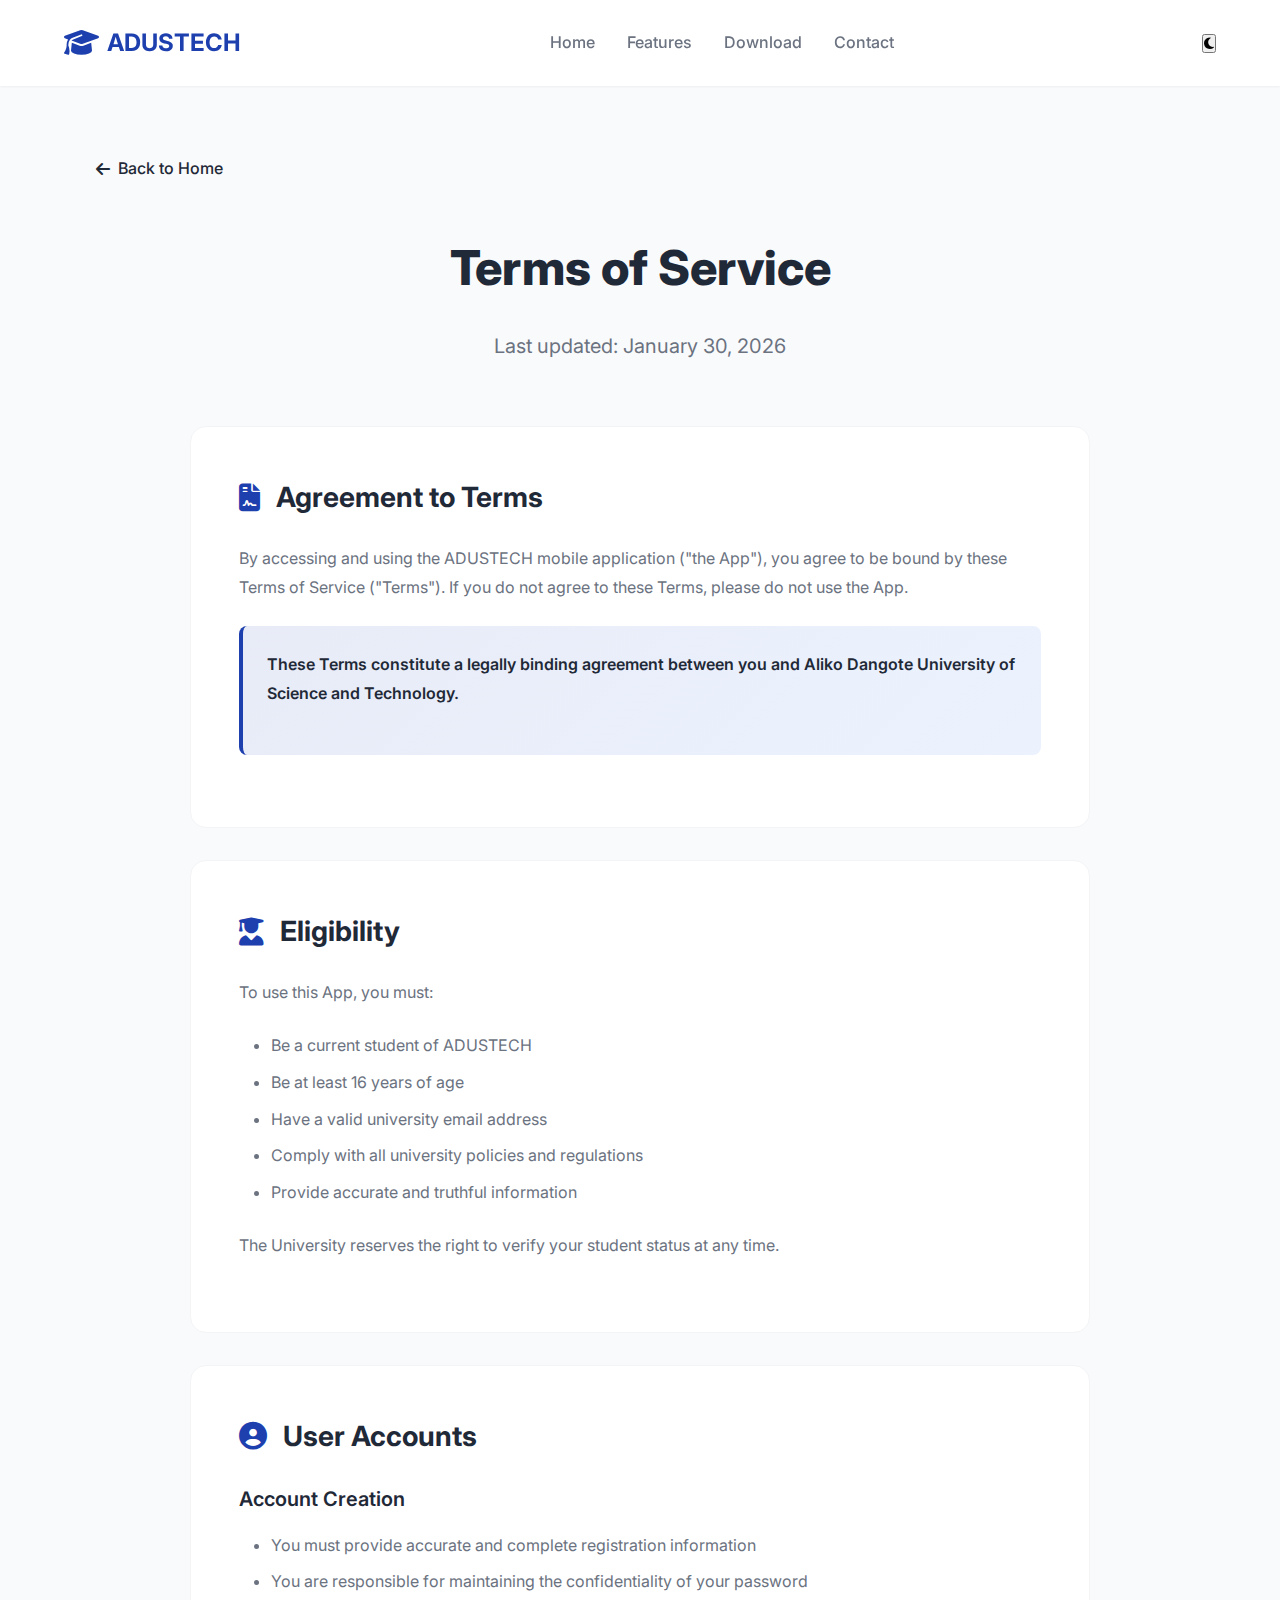
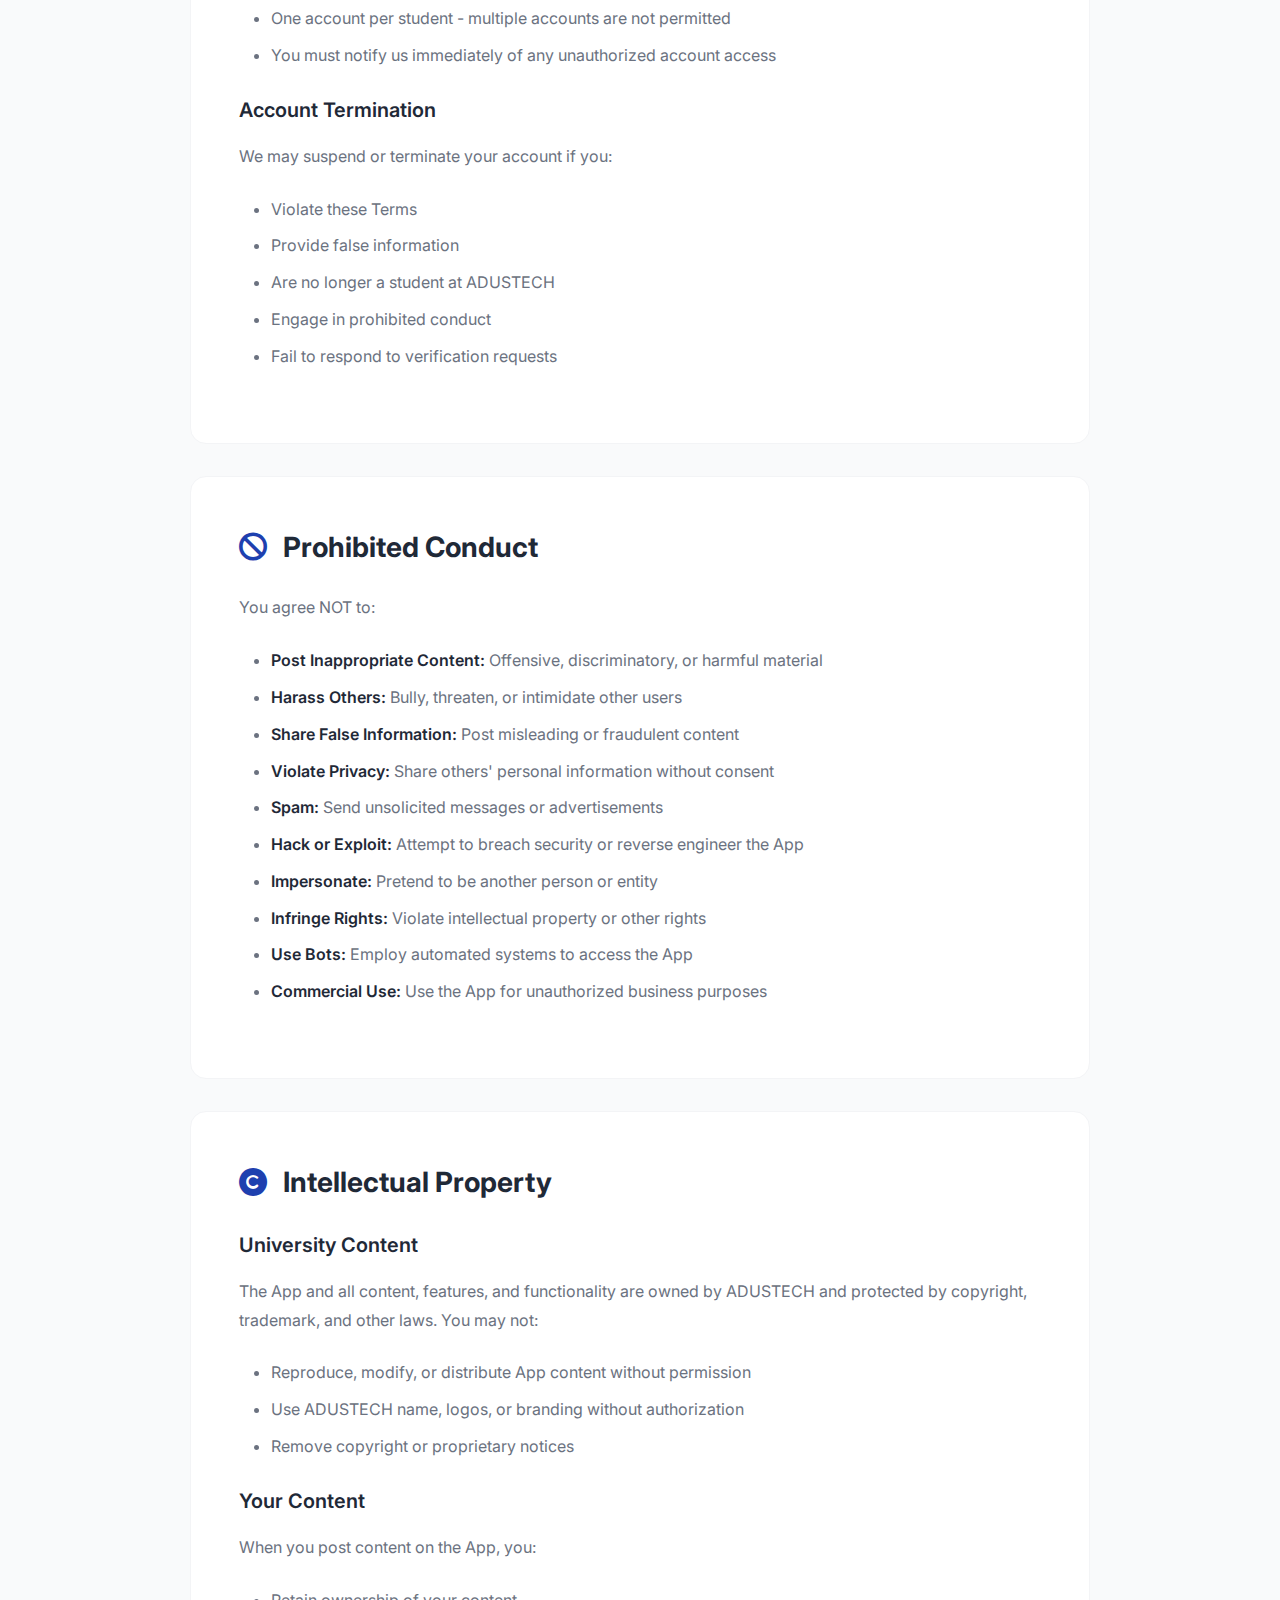
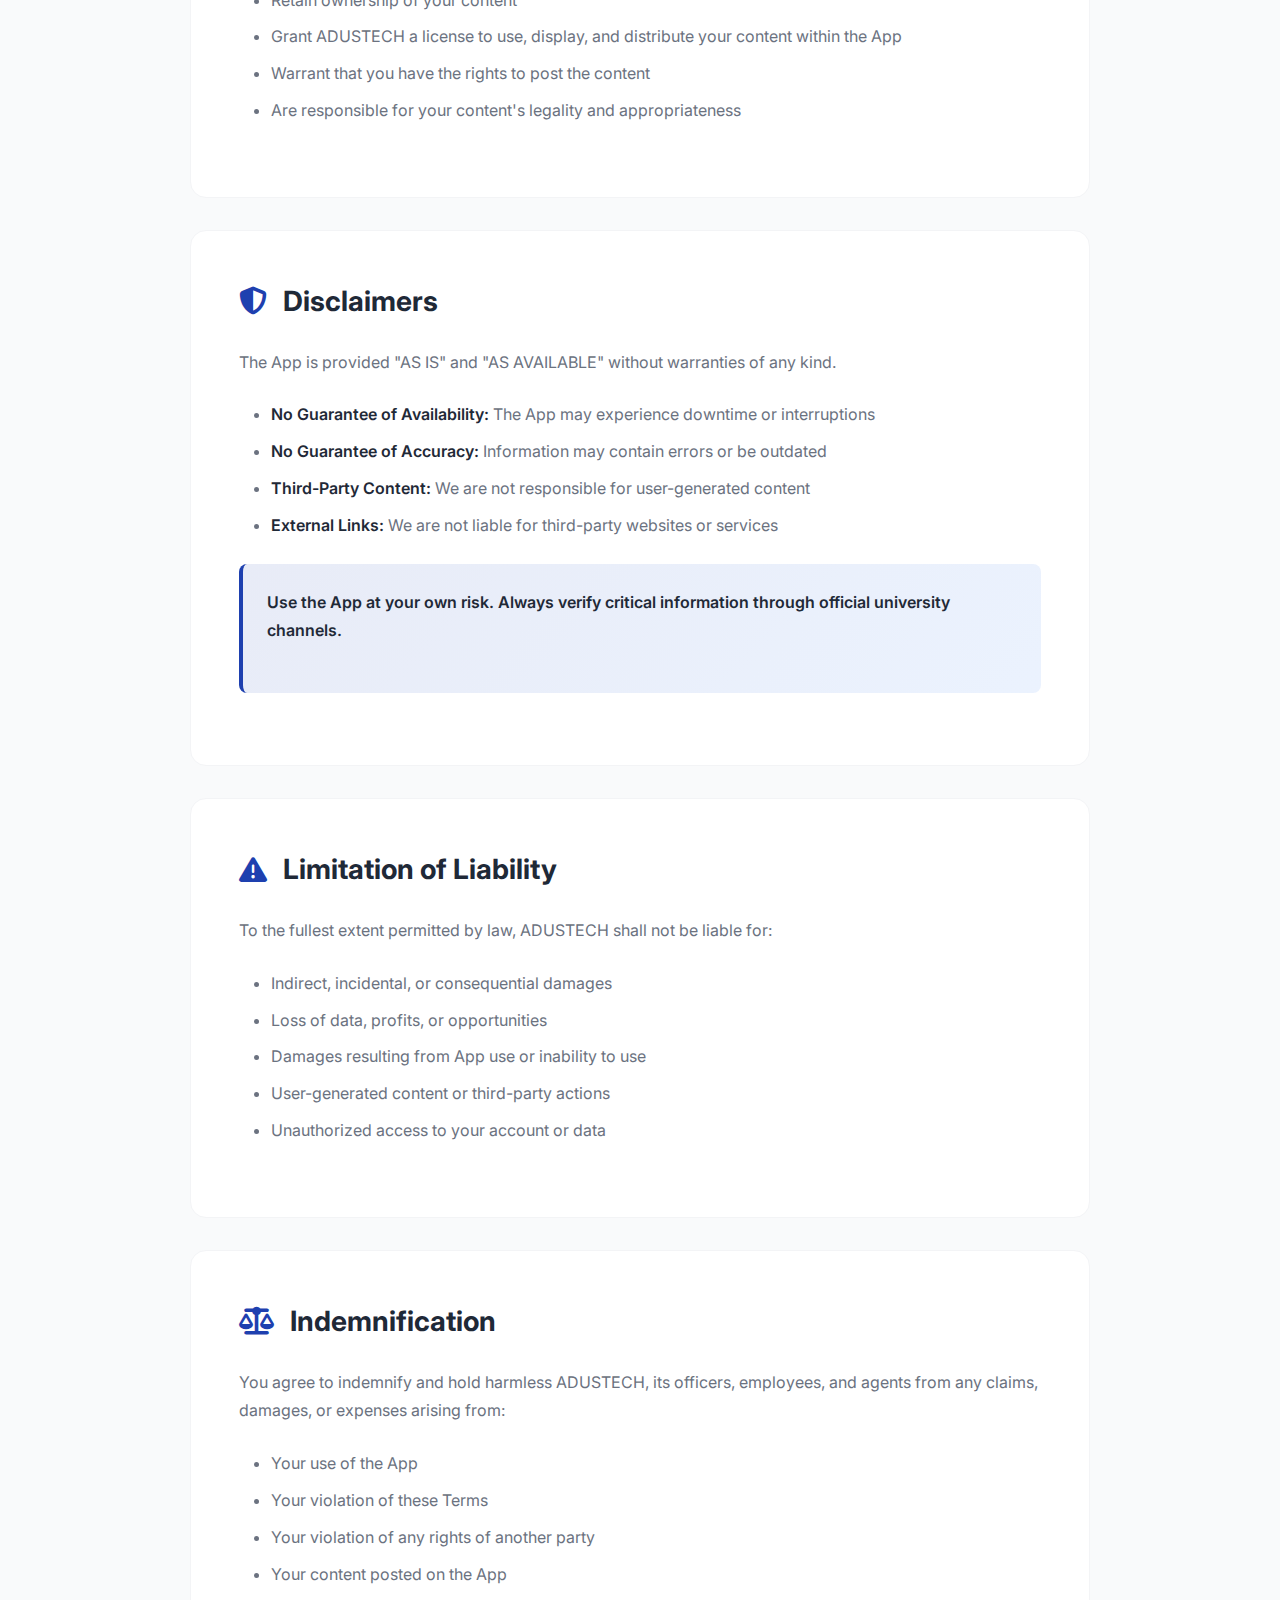
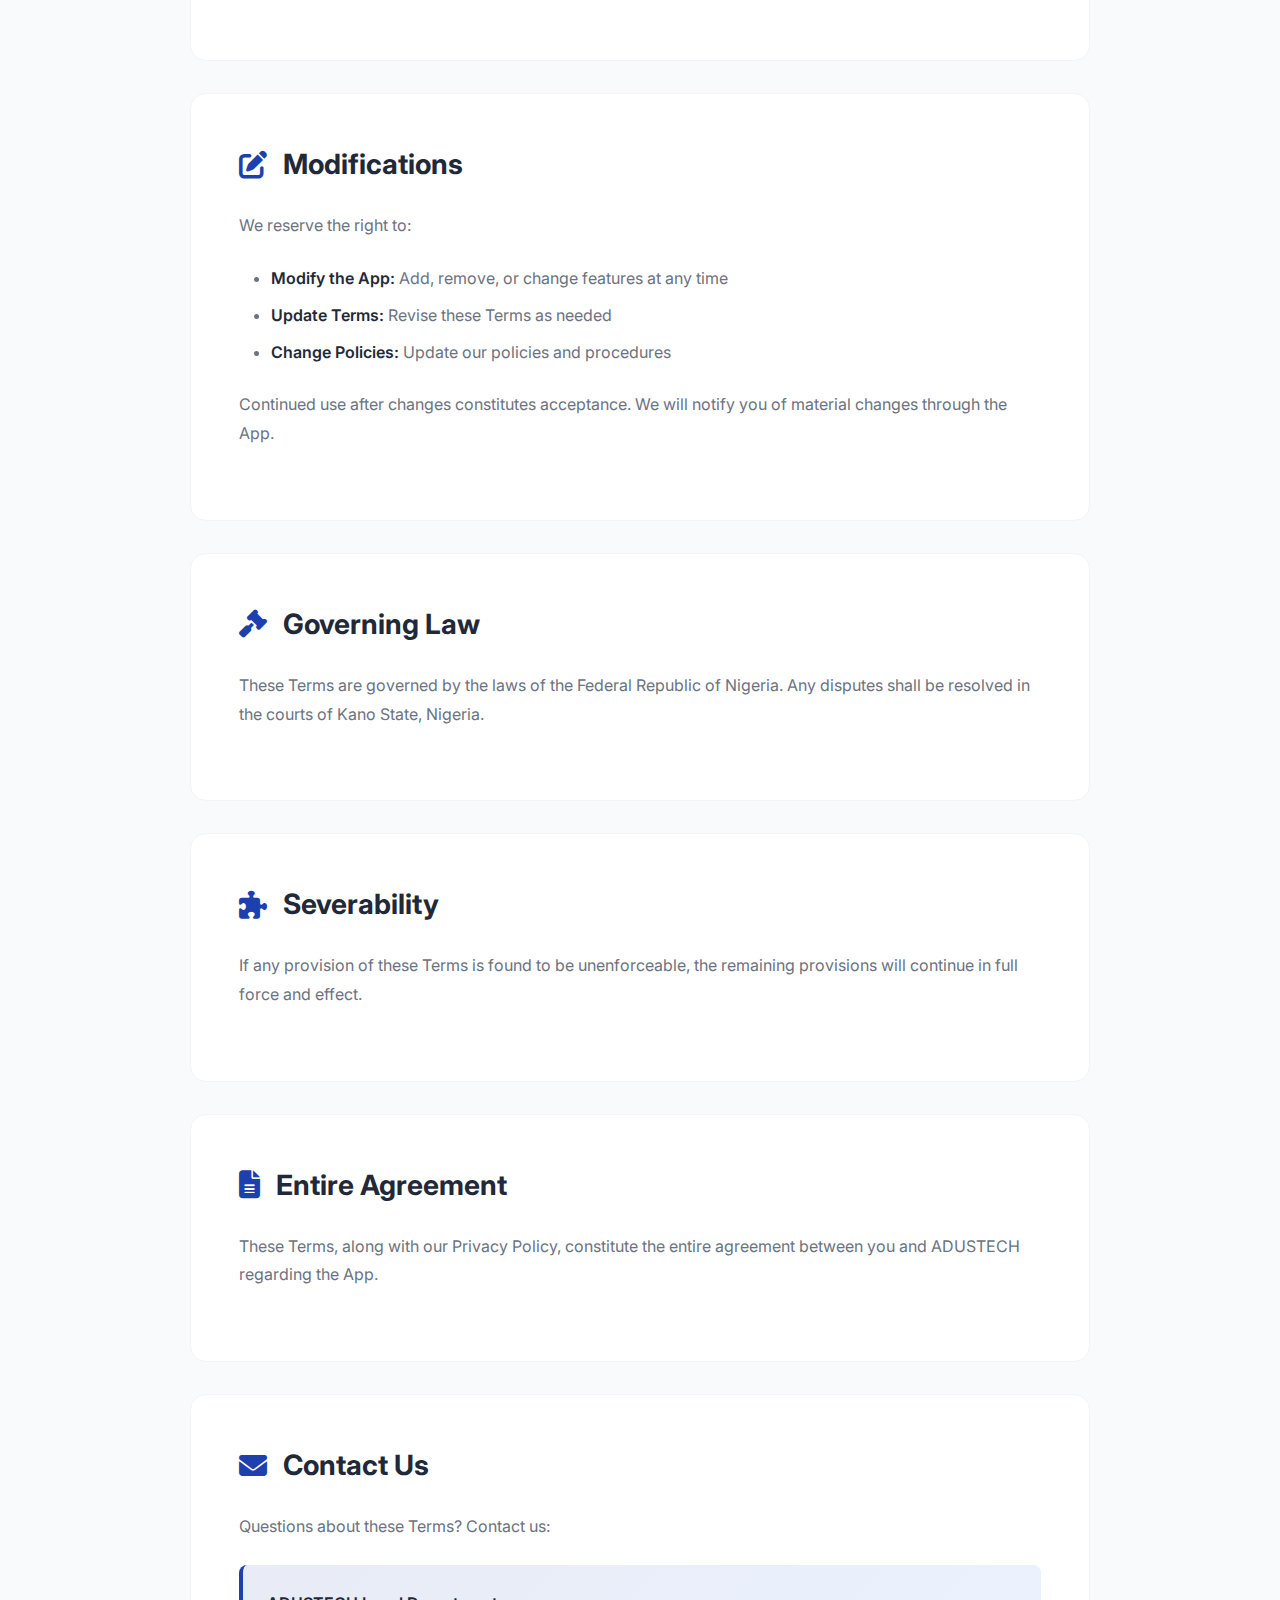
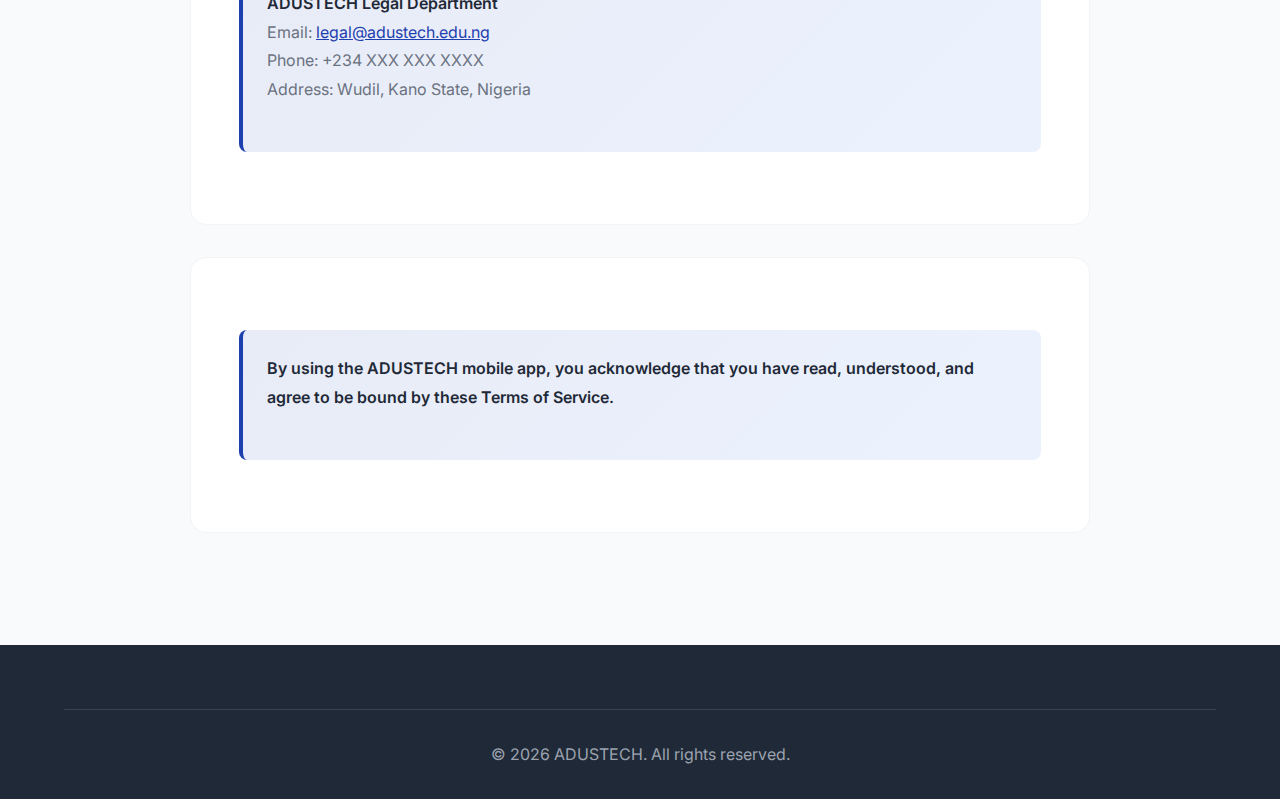
<file: pages/terms-of-service.html>
<!DOCTYPE html>
<html lang="en">
<head>
    <meta charset="UTF-8">
    <meta name="viewport" content="width=device-width, initial-scale=1.0">
    <title>Terms of Service - ADUSTECH Mobile App</title>
    <link rel="preconnect" href="https://fonts.googleapis.com">
    <link rel="preconnect" href="https://fonts.gstatic.com" crossorigin>
    <link href="https://fonts.googleapis.com/css2?family=Inter:wght@300;400;500;600;700;800&display=swap" rel="stylesheet">
    <link rel="stylesheet" href="https://cdnjs.cloudflare.com/ajax/libs/font-awesome/6.5.1/css/all.min.css">
    <link rel="stylesheet" href="../assets/css/style.css">
</head>
<body>
    <nav class="navbar">
        <div class="container">
            <div class="nav-wrapper">
                <div class="logo">
                    <i class="fas fa-graduation-cap"></i>
                    <span>ADUSTECH</span>
                </div>
                <div class="nav-links">
                    <a href="../index.html" class="nav-link">Home</a>
                    <a href="../index.html#features" class="nav-link">Features</a>
                    <a href="../index.html#download" class="nav-link">Download</a>
                    <a href="../index.html#contact" class="nav-link">Contact</a>
                </div>
                <div class="nav-actions">
                    <button class="theme-toggle" id="themeToggle" aria-label="Toggle theme">
                        <i class="fas fa-moon"></i>
                    </button>
                </div>
            </div>
        </div>
    </nav>

    <div class="page-container">
        <div class="container">
            <a href="../index.html" class="back-button">
                <i class="fas fa-arrow-left"></i>
                Back to Home
            </a>

            <div class="page-header">
                <h1 class="page-title">Terms of Service</h1>
                <p class="page-subtitle">Last updated: January 30, 2026</p>
            </div>

            <div class="page-content">
                <div class="content-section">
                    <h2><i class="fas fa-file-contract"></i> Agreement to Terms</h2>
                    <p>By accessing and using the ADUSTECH mobile application ("the App"), you agree to be bound by these Terms of Service ("Terms"). If you do not agree to these Terms, please do not use the App.</p>
                    <div class="highlight-box">
                        <p><strong>These Terms constitute a legally binding agreement between you and Aliko Dangote University of Science and Technology.</strong></p>
                    </div>
                </div>

                <div class="content-section">
                    <h2><i class="fas fa-user-graduate"></i> Eligibility</h2>
                    <p>To use this App, you must:</p>
                    <ul>
                        <li>Be a current student of ADUSTECH</li>
                        <li>Be at least 16 years of age</li>
                        <li>Have a valid university email address</li>
                        <li>Comply with all university policies and regulations</li>
                        <li>Provide accurate and truthful information</li>
                    </ul>
                    <p>The University reserves the right to verify your student status at any time.</p>
                </div>

                <div class="content-section">
                    <h2><i class="fas fa-user-circle"></i> User Accounts</h2>
                    
                    <h3>Account Creation</h3>
                    <ul>
                        <li>You must provide accurate and complete registration information</li>
                        <li>You are responsible for maintaining the confidentiality of your password</li>
                        <li>One account per student - multiple accounts are not permitted</li>
                        <li>You must notify us immediately of any unauthorized account access</li>
                    </ul>

                    <h3>Account Termination</h3>
                    <p>We may suspend or terminate your account if you:</p>
                    <ul>
                        <li>Violate these Terms</li>
                        <li>Provide false information</li>
                        <li>Are no longer a student at ADUSTECH</li>
                        <li>Engage in prohibited conduct</li>
                        <li>Fail to respond to verification requests</li>
                    </ul>
                </div>

                <div class="content-section">
                    <h2><i class="fas fa-ban"></i> Prohibited Conduct</h2>
                    <p>You agree NOT to:</p>
                    <ul>
                        <li><strong>Post Inappropriate Content:</strong> Offensive, discriminatory, or harmful material</li>
                        <li><strong>Harass Others:</strong> Bully, threaten, or intimidate other users</li>
                        <li><strong>Share False Information:</strong> Post misleading or fraudulent content</li>
                        <li><strong>Violate Privacy:</strong> Share others' personal information without consent</li>
                        <li><strong>Spam:</strong> Send unsolicited messages or advertisements</li>
                        <li><strong>Hack or Exploit:</strong> Attempt to breach security or reverse engineer the App</li>
                        <li><strong>Impersonate:</strong> Pretend to be another person or entity</li>
                        <li><strong>Infringe Rights:</strong> Violate intellectual property or other rights</li>
                        <li><strong>Use Bots:</strong> Employ automated systems to access the App</li>
                        <li><strong>Commercial Use:</strong> Use the App for unauthorized business purposes</li>
                    </ul>
                </div>

                <div class="content-section">
                    <h2><i class="fas fa-copyright"></i> Intellectual Property</h2>
                    
                    <h3>University Content</h3>
                    <p>The App and all content, features, and functionality are owned by ADUSTECH and protected by copyright, trademark, and other laws. You may not:</p>
                    <ul>
                        <li>Reproduce, modify, or distribute App content without permission</li>
                        <li>Use ADUSTECH name, logos, or branding without authorization</li>
                        <li>Remove copyright or proprietary notices</li>
                    </ul>

                    <h3>Your Content</h3>
                    <p>When you post content on the App, you:</p>
                    <ul>
                        <li>Retain ownership of your content</li>
                        <li>Grant ADUSTECH a license to use, display, and distribute your content within the App</li>
                        <li>Warrant that you have the rights to post the content</li>
                        <li>Are responsible for your content's legality and appropriateness</li>
                    </ul>
                </div>

                <div class="content-section">
                    <h2><i class="fas fa-shield-alt"></i> Disclaimers</h2>
                    <p>The App is provided "AS IS" and "AS AVAILABLE" without warranties of any kind.</p>
                    <ul>
                        <li><strong>No Guarantee of Availability:</strong> The App may experience downtime or interruptions</li>
                        <li><strong>No Guarantee of Accuracy:</strong> Information may contain errors or be outdated</li>
                        <li><strong>Third-Party Content:</strong> We are not responsible for user-generated content</li>
                        <li><strong>External Links:</strong> We are not liable for third-party websites or services</li>
                    </ul>
                    <div class="highlight-box">
                        <p><strong>Use the App at your own risk. Always verify critical information through official university channels.</strong></p>
                    </div>
                </div>

                <div class="content-section">
                    <h2><i class="fas fa-exclamation-triangle"></i> Limitation of Liability</h2>
                    <p>To the fullest extent permitted by law, ADUSTECH shall not be liable for:</p>
                    <ul>
                        <li>Indirect, incidental, or consequential damages</li>
                        <li>Loss of data, profits, or opportunities</li>
                        <li>Damages resulting from App use or inability to use</li>
                        <li>User-generated content or third-party actions</li>
                        <li>Unauthorized access to your account or data</li>
                    </ul>
                </div>

                <div class="content-section">
                    <h2><i class="fas fa-balance-scale"></i> Indemnification</h2>
                    <p>You agree to indemnify and hold harmless ADUSTECH, its officers, employees, and agents from any claims, damages, or expenses arising from:</p>
                    <ul>
                        <li>Your use of the App</li>
                        <li>Your violation of these Terms</li>
                        <li>Your violation of any rights of another party</li>
                        <li>Your content posted on the App</li>
                    </ul>
                </div>

                <div class="content-section">
                    <h2><i class="fas fa-edit"></i> Modifications</h2>
                    <p>We reserve the right to:</p>
                    <ul>
                        <li><strong>Modify the App:</strong> Add, remove, or change features at any time</li>
                        <li><strong>Update Terms:</strong> Revise these Terms as needed</li>
                        <li><strong>Change Policies:</strong> Update our policies and procedures</li>
                    </ul>
                    <p>Continued use after changes constitutes acceptance. We will notify you of material changes through the App.</p>
                </div>

                <div class="content-section">
                    <h2><i class="fas fa-gavel"></i> Governing Law</h2>
                    <p>These Terms are governed by the laws of the Federal Republic of Nigeria. Any disputes shall be resolved in the courts of Kano State, Nigeria.</p>
                </div>

                <div class="content-section">
                    <h2><i class="fas fa-puzzle-piece"></i> Severability</h2>
                    <p>If any provision of these Terms is found to be unenforceable, the remaining provisions will continue in full force and effect.</p>
                </div>

                <div class="content-section">
                    <h2><i class="fas fa-file-alt"></i> Entire Agreement</h2>
                    <p>These Terms, along with our Privacy Policy, constitute the entire agreement between you and ADUSTECH regarding the App.</p>
                </div>

                <div class="content-section">
                    <h2><i class="fas fa-envelope"></i> Contact Us</h2>
                    <p>Questions about these Terms? Contact us:</p>
                    <div class="highlight-box">
                        <p><strong>ADUSTECH Legal Department</strong><br>
                        Email: <a href="mailto:legal@adustech.edu.ng" style="color: var(--primary-color);">legal@adustech.edu.ng</a><br>
                        Phone: +234 XXX XXX XXXX<br>
                        Address: Wudil, Kano State, Nigeria</p>
                    </div>
                </div>

                <div class="content-section">
                    <div class="highlight-box">
                        <p><strong>By using the ADUSTECH mobile app, you acknowledge that you have read, understood, and agree to be bound by these Terms of Service.</strong></p>
                    </div>
                </div>
            </div>
        </div>
    </div>

    <footer class="footer">
        <div class="container">
            <div class="footer-bottom">
                <p>&copy; 2026 ADUSTECH. All rights reserved.</p>
            </div>
        </div>
    </footer>

    <script src="../assets/js/script.js"></script>
</body>
</html>
</file>
<file: assets/css/style.css>
/* ========================================
   ADUSTECH Website - Custom Styles
   Modern, Professional, University-Style
   ======================================== */

/* === ROOT VARIABLES === */
:root {
    /* Colors - University Theme (Light Mode) */
    --primary-color: #1e40af;
    --primary-dark: #1e3a8a;
    --primary-light: #3b82f6;
    --secondary-color: #059669;
    --accent-color: #f59e0b;
    
    /* Neutrals - Light Mode */
    --text-primary: #1f2937;
    --text-secondary: #6b7280;
    --text-light: #9ca3af;
    --bg-white: #ffffff;
    --bg-light: #f9fafb;
    --bg-gray: #f3f4f6;
    --bg-section: #ffffff;
    
    /* Gradients */
    --gradient-primary: linear-gradient(135deg, #1e40af 0%, #3b82f6 100%);
    --gradient-secondary: linear-gradient(135deg, #059669 0%, #10b981 100%);
    
    /* Shadows */
    --shadow-sm: 0 1px 2px 0 rgba(0, 0, 0, 0.05);
    --shadow-md: 0 4px 6px -1px rgba(0, 0, 0, 0.1);
    --shadow-lg: 0 10px 15px -3px rgba(0, 0, 0, 0.1);
    --shadow-xl: 0 20px 25px -5px rgba(0, 0, 0, 0.1);
    
    /* Spacing */
    --spacing-xs: 0.5rem;
    --spacing-sm: 1rem;
    --spacing-md: 1.5rem;
    --spacing-lg: 2rem;
    --spacing-xl: 3rem;
    --spacing-2xl: 4rem;
    
    /* Border Radius */
    --radius-sm: 0.375rem;
    --radius-md: 0.5rem;
    --radius-lg: 0.75rem;
    --radius-xl: 1rem;
    --radius-2xl: 1.5rem;
    --radius-full: 9999px;
    
    /* Typography */
    --font-family: 'Inter', -apple-system, BlinkMacSystemFont, 'Segoe UI', sans-serif;
    
    /* Theme Transition */
    --transition-speed: 0.3s;
}


/* === RESET & BASE === */
* {
    margin: 0;
    padding: 0;
    box-sizing: border-box;
}

html {
    scroll-behavior: smooth;
    font-size: 16px;
}

body {
    font-family: var(--font-family);
    color: var(--text-primary);
    background-color: var(--bg-white);
    line-height: 1.6;
    -webkit-font-smoothing: antialiased;
    -moz-osx-font-smoothing: grayscale;
    transition: background-color var(--transition-speed) ease,
                color var(--transition-speed) ease;
}

.container {
    max-width: 1200px;
    margin: 0 auto;
    padding: 0 var(--spacing-md);
}

/* === NAVIGATION === */
.navbar {
    position: fixed;
    top: 0;
    left: 0;
    right: 0;
    background: rgba(255, 255, 255, 0.95);
    backdrop-filter: blur(10px);
    box-shadow: var(--shadow-sm);
    z-index: 1000;
    transition: all 0.3s ease;
}

.navbar.scrolled {
    box-shadow: var(--shadow-md);
}

.nav-wrapper {
    display: flex;
    align-items: center;
    justify-content: space-between;
    padding: var(--spacing-md) 0;
}

.logo {
    display: flex;
    align-items: center;
    gap: var(--spacing-xs);
    font-size: 1.5rem;
    font-weight: 700;
    color: var(--primary-color);
}

.logo i {
    font-size: 1.75rem;
}

.nav-links {
    display: flex;
    gap: var(--spacing-lg);
}

.nav-link {
    color: var(--text-secondary);
    text-decoration: none;
    font-weight: 500;
    transition: color 0.3s ease;
    position: relative;
}

.nav-link:hover,
.nav-link.active {
    color: var(--primary-color);
}

.nav-link::after {
    content: '';
    position: absolute;
    bottom: -5px;
    left: 0;
    width: 0;
    height: 2px;
    background: var(--primary-color);
    transition: width 0.3s ease;
}

.nav-link:hover::after,
.nav-link.active::after {
    width: 100%;
}

.nav-actions {
    display: flex;
    align-items: center;
    gap: var(--spacing-md);
}

.mobile-menu-btn {
    display: none;
    background: none;
    border: none;
    font-size: 1.5rem;
    color: var(--text-primary);
    cursor: pointer;
}

/* Mobile Menu */
.mobile-menu {
    position: fixed;
    top: 0;
    right: -100%;
    width: 280px;
    height: 100vh;
    background: var(--bg-white);
    box-shadow: var(--shadow-xl);
    z-index: 1001;
    transition: right 0.3s ease;
    padding: var(--spacing-lg);
}

.mobile-menu.active {
    right: 0;
}

.mobile-menu-header {
    display: flex;
    justify-content: space-between;
    align-items: center;
    margin-bottom: var(--spacing-lg);
}

.close-menu-btn {
    background: none;
    border: none;
    font-size: 1.5rem;
    color: var(--text-primary);
    cursor: pointer;
}

.mobile-nav-links {
    display: flex;
    flex-direction: column;
    gap: var(--spacing-md);
}

.mobile-nav-link {
    color: var(--text-secondary);
    text-decoration: none;
    font-weight: 500;
    padding: var(--spacing-sm);
    border-radius: var(--radius-md);
    transition: all 0.3s ease;
}

.mobile-nav-link:hover {
    background: var(--bg-light);
    color: var(--primary-color);
}

/* === HERO SECTION === */
.hero {
    padding: 140px 0 80px;
    background: linear-gradient(135deg, #f0f9ff 0%, var(--bg-white) 100%);
    transition: background var(--transition-speed) ease;
}

.hero-content {
    display: grid;
    grid-template-columns: 1fr 1fr;
    gap: var(--spacing-2xl);
    align-items: center;
}

.badge {
    display: inline-flex;
    align-items: center;
    gap: var(--spacing-xs);
    background: linear-gradient(135deg, #dbeafe 0%, #bfdbfe 100%);
    color: var(--primary-color);
    padding: var(--spacing-xs) var(--spacing-md);
    border-radius: var(--radius-full);
    font-size: 0.875rem;
    font-weight: 600;
    margin-bottom: var(--spacing-md);
}

.hero-title {
    font-size: 3.5rem;
    font-weight: 800;
    line-height: 1.1;
    margin-bottom: var(--spacing-md);
    color: var(--text-primary);
}

.highlight {
    background: var(--gradient-primary);
    -webkit-background-clip: text;
    -webkit-text-fill-color: transparent;
    background-clip: text;
}

.hero-description {
    font-size: 1.125rem;
    color: var(--text-secondary);
    margin-bottom: var(--spacing-xl);
    line-height: 1.8;
}

.hero-buttons {
    display: flex;
    gap: var(--spacing-md);
    margin-bottom: var(--spacing-xl);
}

.btn {
    display: inline-flex;
    align-items: center;
    gap: var(--spacing-xs);
    padding: 1rem 2rem;
    border-radius: var(--radius-lg);
    font-weight: 600;
    text-decoration: none;
    transition: all 0.3s ease;
    cursor: pointer;
    border: none;
    font-size: 1rem;
}

.btn-primary {
    background: var(--gradient-primary);
    color: white;
    box-shadow: 0 4px 14px 0 rgba(30, 64, 175, 0.3);
}

.btn-primary:hover {
    transform: translateY(-2px);
    box-shadow: 0 6px 20px 0 rgba(30, 64, 175, 0.4);
}

.btn-secondary {
    background: white;
    color: var(--primary-color);
    border: 2px solid var(--primary-color);
}

.btn-secondary:hover {
    background: var(--primary-color);
    color: white;
}

.hero-stats {
    display: flex;
    gap: var(--spacing-xl);
}

.stat {
    text-align: center;
}

.stat-number {
    font-size: 2rem;
    font-weight: 700;
    color: var(--primary-color);
}

.stat-label {
    font-size: 0.875rem;
    color: var(--text-secondary);
}

/* Hero Image */
.hero-image {
    position: relative;
    display: flex;
    justify-content: center;
    align-items: center;
}

.phone-mockup {
    position: relative;
    z-index: 2;
}

.phone-frame {
    width: 300px;
    height: 600px;
    background: linear-gradient(135deg, #1e40af, #3b82f6);
    border-radius: 2rem;
    padding: 1rem;
    box-shadow: 0 25px 50px -12px rgba(0, 0, 0, 0.25);
}

.phone-screen {
    width: 100%;
    height: 100%;
    background: white;
    border-radius: 1.5rem;
    display: flex;
    align-items: center;
    justify-content: center;
}

.app-preview {
    text-align: center;
}

.app-preview i {
    font-size: 4rem;
    color: var(--primary-color);
    margin-bottom: var(--spacing-md);
}

.app-preview p {
    font-size: 1.25rem;
    font-weight: 600;
    color: var(--text-primary);
}

.floating-card {
    position: absolute;
    background: white;
    padding: var(--spacing-md);
    border-radius: var(--radius-lg);
    box-shadow: var(--shadow-lg);
    display: flex;
    align-items: center;
    gap: var(--spacing-xs);
    animation: float 3s ease-in-out infinite;
}

.floating-card i {
    font-size: 1.5rem;
    color: var(--primary-color);
}

.floating-card span {
    font-weight: 600;
    color: var(--text-primary);
}

.card-1 {
    top: 10%;
    right: 10%;
    animation-delay: 0s;
}

.card-2 {
    bottom: 20%;
    right: 5%;
    animation-delay: 1s;
}

.card-3 {
    top: 50%;
    left: 0;
    animation-delay: 2s;
}

@keyframes float {
    0%, 100% { transform: translateY(0); }
    50% { transform: translateY(-20px); }
}

/* === FEATURES SECTION === */
.features {
    padding: var(--spacing-2xl) 0;
    background: var(--bg-section);
    transition: background var(--transition-speed) ease;
}

.section-header {
    text-align: center;
    margin-bottom: var(--spacing-2xl);
}

.section-badge {
    display: inline-flex;
    align-items: center;
    gap: var(--spacing-xs);
    background: linear-gradient(135deg, #dbeafe 0%, #bfdbfe 100%);
    color: var(--primary-color);
    padding: var(--spacing-xs) var(--spacing-md);
    border-radius: var(--radius-full);
    font-size: 0.875rem;
    font-weight: 600;
    margin-bottom: var(--spacing-md);
}

.section-title {
    font-size: 2.5rem;
    font-weight: 800;
    margin-bottom: var(--spacing-md);
    color: var(--text-primary);
}

.section-description {
    font-size: 1.125rem;
    color: var(--text-secondary);
    max-width: 600px;
    margin: 0 auto;
}

.features-grid {
    display: grid;
    grid-template-columns: repeat(3, 1fr);
    gap: var(--spacing-lg);
}

.feature-card {
    background: var(--bg-white);
    padding: var(--spacing-xl);
    border-radius: var(--radius-xl);
    border: 1px solid var(--bg-gray);
    transition: all 0.3s ease;
}

.feature-card:hover {
    transform: translateY(-5px);
    box-shadow: var(--shadow-xl);
    border-color: var(--primary-color);
}

.feature-icon {
    width: 64px;
    height: 64px;
    background: linear-gradient(135deg, #dbeafe 0%, #bfdbfe 100%);
    border-radius: var(--radius-xl);
    display: flex;
    align-items: center;
    justify-content: center;
    margin-bottom: var(--spacing-md);
}

.feature-icon i {
    font-size: 1.75rem;
    color: var(--primary-color);
}

.feature-title {
    font-size: 1.25rem;
    font-weight: 700;
    margin-bottom: var(--spacing-sm);
    color: var(--text-primary);
}

.feature-description {
    color: var(--text-secondary);
    line-height: 1.7;
}

/* === DOWNLOAD SECTION === */
.download {
    padding: var(--spacing-2xl) 0;
    background: linear-gradient(135deg, #f0f9ff 0%, var(--bg-white) 100%);
    transition: background var(--transition-speed) ease;
}

.download-content {
    display: grid;
    grid-template-columns: 1.2fr 1fr;
    gap: var(--spacing-2xl);
    align-items: center;
}

.download-options {
    display: grid;
    grid-template-columns: repeat(2, 1fr);
    gap: var(--spacing-md);
    margin: var(--spacing-xl) 0;
}

.download-card {
    background: var(--bg-white);
    border-radius: var(--radius-xl);
    padding: var(--spacing-lg);
    border: 2px solid var(--bg-gray);
    transition: all 0.3s ease;
}

.download-card:hover {
    border-color: var(--primary-color);
    box-shadow: var(--shadow-lg);
}

.download-card-header {
    display: flex;
    align-items: center;
    gap: var(--spacing-md);
    margin-bottom: var(--spacing-md);
}

.download-card-header i {
    font-size: 2.5rem;
    color: var(--primary-color);
}

.download-card-header h3 {
    font-size: 1.25rem;
    font-weight: 700;
    color: var(--text-primary);
}

.download-card-header p {
    font-size: 0.875rem;
    color: var(--text-secondary);
}

.download-info {
    display: flex;
    gap: var(--spacing-md);
    margin-bottom: var(--spacing-md);
}

.file-size,
.version {
    font-size: 0.875rem;
    color: var(--text-secondary);
    background: var(--bg-gray);
    padding: 0.25rem 0.75rem;
    border-radius: var(--radius-full);
}

.btn-download {
    width: 100%;
    justify-content: center;
    background: var(--gradient-primary);
    color: white;
    box-shadow: 0 4px 14px 0 rgba(30, 64, 175, 0.3);
}

.btn-download:hover {
    transform: translateY(-2px);
    box-shadow: 0 6px 20px 0 rgba(30, 64, 175, 0.4);
}

.installation-note {
    background: #fef3c7;
    border-left: 4px solid var(--accent-color);
    padding: var(--spacing-md);
    border-radius: var(--radius-md);
    display: flex;
    gap: var(--spacing-md);
}

.installation-note i {
    color: var(--accent-color);
    font-size: 1.5rem;
    flex-shrink: 0;
}

.installation-note h4 {
    font-size: 1rem;
    font-weight: 700;
    margin-bottom: var(--spacing-xs);
    color: var(--text-primary);
}

.installation-note ol {
    margin-left: var(--spacing-md);
    color: var(--text-secondary);
}

.installation-note li {
    margin-bottom: 0.25rem;
}

.download-visual {
    position: relative;
}

.download-mockup {
    position: relative;
    display: flex;
    justify-content: center;
    align-items: center;
}

.mockup-bg {
    position: absolute;
    width: 400px;
    height: 400px;
    background: var(--gradient-primary);
    border-radius: 50%;
    filter: blur(100px);
    opacity: 0.3;
}

.phone-mockup-large {
    position: relative;
    z-index: 2;
    width: 350px;
    height: 500px;
    background: var(--gradient-primary);
    border-radius: 2rem;
    display: flex;
    flex-direction: column;
    align-items: center;
    justify-content: center;
    box-shadow: 0 25px 50px -12px rgba(0, 0, 0, 0.25);
    color: white;
    text-align: center;
    padding: var(--spacing-xl);
}

.phone-mockup-large i {
    font-size: 5rem;
    margin-bottom: var(--spacing-md);
}

.phone-mockup-large h3 {
    font-size: 2rem;
    margin-bottom: var(--spacing-xs);
}

.phone-mockup-large p {
    font-size: 1rem;
    opacity: 0.9;
}

/* === ABOUT SECTION === */
.about {
    padding: var(--spacing-2xl) 0;
    background: var(--bg-section);
    transition: background var(--transition-speed) ease;
}

.about-content {
    display: grid;
    grid-template-columns: 1fr 1.2fr;
    gap: var(--spacing-2xl);
    align-items: center;
}

.about-image {
    display: flex;
    justify-content: center;
}

.about-card {
    background: var(--gradient-primary);
    color: white;
    padding: var(--spacing-2xl);
    border-radius: var(--radius-2xl);
    text-align: center;
    box-shadow: var(--shadow-xl);
}

.about-card i {
    font-size: 4rem;
    margin-bottom: var(--spacing-md);
}

.about-card h3 {
    font-size: 1.5rem;
    margin-bottom: var(--spacing-xs);
}

.about-card p {
    font-size: 1rem;
    opacity: 0.9;
}

.about-description {
    font-size: 1.125rem;
    color: var(--text-secondary);
    margin-bottom: var(--spacing-xl);
    line-height: 1.8;
}

.about-features {
    display: grid;
    gap: var(--spacing-md);
}

.about-feature {
    display: flex;
    align-items: center;
    gap: var(--spacing-sm);
}

.about-feature i {
    color: var(--secondary-color);
    font-size: 1.25rem;
}

.about-feature span {
    font-size: 1rem;
    color: var(--text-secondary);
    font-weight: 500;
}

/* === CONTACT SECTION === */
.contact {
    padding: var(--spacing-2xl) 0;
    background: linear-gradient(135deg, #f0f9ff 0%, var(--bg-white) 100%);
    transition: background var(--transition-speed) ease;
}

.contact-grid {
    display: grid;
    grid-template-columns: repeat(3, 1fr);
    gap: var(--spacing-lg);
}

.contact-card {
    background: var(--bg-white);
    padding: var(--spacing-xl);
    border-radius: var(--radius-xl);
    text-align: center;
    border: 1px solid var(--bg-gray);
    transition: all 0.3s ease;
}

.contact-card:hover {
    transform: translateY(-5px);
    box-shadow: var(--shadow-xl);
    border-color: var(--primary-color);
}

.contact-icon {
    width: 64px;
    height: 64px;
    background: linear-gradient(135deg, #dbeafe 0%, #bfdbfe 100%);
    border-radius: var(--radius-full);
    display: flex;
    align-items: center;
    justify-content: center;
    margin: 0 auto var(--spacing-md);
}

.contact-icon i {
    font-size: 1.75rem;
    color: var(--primary-color);
}

.contact-card h3 {
    font-size: 1.125rem;
    font-weight: 700;
    margin-bottom: var(--spacing-xs);
    color: var(--text-primary);
}

.contact-card p {
    color: var(--text-secondary);
}

/* === FOOTER === */
.footer {
    background: #1f2937;
    color: #9ca3af;
    padding: var(--spacing-2xl) 0 var(--spacing-lg);
    transition: background var(--transition-speed) ease;
}

.footer-content {
    display: grid;
    grid-template-columns: 1.5fr 1fr 1fr 1fr;
    gap: var(--spacing-xl);
    margin-bottom: var(--spacing-xl);
}

.footer-logo {
    display: flex;
    align-items: center;
    gap: var(--spacing-xs);
    font-size: 1.5rem;
    font-weight: 700;
    color: white;
    margin-bottom: var(--spacing-md);
}

.footer-logo i {
    font-size: 1.75rem;
}

.footer-description {
    color: #9ca3af;
    margin-bottom: var(--spacing-md);
    line-height: 1.7;
}

.social-links {
    display: flex;
    gap: var(--spacing-sm);
}

.social-link {
    width: 40px;
    height: 40px;
    background: #374151;
    border-radius: var(--radius-md);
    display: flex;
    align-items: center;
    justify-content: center;
    color: white;
    text-decoration: none;
    transition: all 0.3s ease;
}

.social-link:hover {
    background: var(--primary-color);
    transform: translateY(-2px);
}

.footer-title {
    color: white;
    font-size: 1.125rem;
    font-weight: 700;
    margin-bottom: var(--spacing-md);
}

.footer-links {
    list-style: none;
}

.footer-links li {
    margin-bottom: var(--spacing-sm);
}

.footer-links a {
    color: #9ca3af;
    text-decoration: none;
    transition: color 0.3s ease;
}

.footer-links a:hover {
    color: white;
}

.footer-bottom {
    border-top: 1px solid #374151;
    padding-top: var(--spacing-lg);
    text-align: center;
}

.footer-bottom p {
    color: #9ca3af;
}

.footer-bottom i {
    color: #ef4444;
}

/* === SCROLL TO TOP === */
.scroll-to-top {
    position: fixed;
    bottom: 30px;
    right: 30px;
    width: 50px;
    height: 50px;
    background: var(--gradient-primary);
    color: white;
    border: none;
    border-radius: var(--radius-full);
    cursor: pointer;
    display: none;
    align-items: center;
    justify-content: center;
    box-shadow: var(--shadow-lg);
    transition: all 0.3s ease;
    z-index: 999;
}

.scroll-to-top.visible {
    display: flex;
}

.scroll-to-top:hover {
    transform: translateY(-5px);
    box-shadow: var(--shadow-xl);
}

/* === RESPONSIVE DESIGN === */
@media (max-width: 1024px) {
    .hero-content,
    .download-content,
    .about-content {
        grid-template-columns: 1fr;
        gap: var(--spacing-xl);
    }
    
    .features-grid {
        grid-template-columns: repeat(2, 1fr);
    }
    
    .phone-mockup-large {
        width: 300px;
        height: 450px;
    }
    
    .footer-content {
        grid-template-columns: repeat(2, 1fr);
    }
}

@media (max-width: 768px) {
    .nav-links {
        display: none;
    }
    
    .theme-toggle {
        display: none;
    }
    
    .mobile-menu-btn {
        display: block;
    }
    
    .hero-title {
        font-size: 2.5rem;
    }
    
    .hero-buttons {
        flex-direction: column;
    }
    
    .btn {
        width: 100%;
        justify-content: center;
    }
    
    .features-grid,
    .download-options,
    .contact-grid {
        grid-template-columns: 1fr;
    }
    
    .section-title {
        font-size: 2rem;
    }
    
    .floating-card {
        display: none;
    }
    
    .footer-content {
        grid-template-columns: 1fr;
    }
}

@media (max-width: 480px) {
    .hero {
        padding: 100px 0 60px;
    }
    
    .hero-title {
        font-size: 2rem;
    }
    
    .section-title {
        font-size: 1.75rem;
    }
    
    .phone-frame,
    .phone-mockup-large {
        width: 250px;
        height: 450px;
    }
}

/* === ENHANCED ANIMATIONS === */
@keyframes fadeInUp {
    from {
        opacity: 0;
        transform: translateY(30px);
    }
    to {
        opacity: 1;
        transform: translateY(0);
    }
}

@keyframes fadeInDown {
    from {
        opacity: 0;
        transform: translateY(-30px);
    }
    to {
        opacity: 1;
        transform: translateY(0);
    }
}

@keyframes scaleIn {
    from {
        opacity: 0;
        transform: scale(0.9);
    }
    to {
        opacity: 1;
        transform: scale(1);
    }
}

@keyframes pulse {
    0%, 100% {
        transform: scale(1);
    }
    50% {
        transform: scale(1.05);
    }
}

/* Apply animations */
.hero-title {
    animation: fadeInUp 0.8s ease-out;
}

.hero-description {
    animation: fadeInUp 0.8s ease-out 0.2s both;
}

.hero-buttons {
    animation: fadeInUp 0.8s ease-out 0.4s both;
}

.btn:hover {
    animation: pulse 0.6s ease-in-out;
}

/* === PAGE CONTENT STYLES === */
.page-container {
    min-height: 100vh;
    padding: 140px 0 80px;
    background: var(--bg-light);
}

.page-header {
    text-align: center;
    margin-bottom: var(--spacing-2xl);
    animation: fadeInDown 0.6s ease-out;
}

.page-title {
    font-size: 3rem;
    font-weight: 800;
    margin-bottom: var(--spacing-md);
    color: var(--text-primary);
}

.page-subtitle {
    font-size: 1.25rem;
    color: var(--text-secondary);
    max-width: 700px;
    margin: 0 auto;
}

.page-content {
    max-width: 900px;
    margin: 0 auto;
}

.content-section {
    background: var(--bg-white);
    padding: var(--spacing-xl);
    border-radius: var(--radius-xl);
    margin-bottom: var(--spacing-lg);
    border: 1px solid var(--bg-gray);
    transition: all 0.3s ease;
    animation: fadeInUp 0.6s ease-out;
}

.content-section:hover {
    box-shadow: var(--shadow-lg);
    border-color: var(--primary-color);
}

.content-section h2 {
    font-size: 1.75rem;
    font-weight: 700;
    color: var(--text-primary);
    margin-bottom: var(--spacing-md);
    display: flex;
    align-items: center;
    gap: var(--spacing-sm);
}

.content-section h2 i {
    color: var(--primary-color);
}

.content-section h3 {
    font-size: 1.25rem;
    font-weight: 600;
    color: var(--text-primary);
    margin: var(--spacing-md) 0 var(--spacing-sm);
}

.content-section p {
    color: var(--text-secondary);
    line-height: 1.8;
    margin-bottom: var(--spacing-md);
}

.content-section ul,
.content-section ol {
    color: var(--text-secondary);
    line-height: 1.8;
    margin-left: var(--spacing-lg);
    margin-bottom: var(--spacing-md);
}

.content-section li {
    margin-bottom: var(--spacing-xs);
}

.content-section strong {
    color: var(--text-primary);
    font-weight: 600;
}

.highlight-box {
    background: linear-gradient(135deg, rgba(30, 64, 175, 0.1), rgba(59, 130, 246, 0.1));
    border-left: 4px solid var(--primary-color);
    padding: var(--spacing-md);
    border-radius: var(--radius-md);
    margin: var(--spacing-md) 0;
}

.back-button {
    display: inline-flex;
    align-items: center;
    gap: var(--spacing-xs);
    padding: var(--spacing-sm) var(--spacing-lg);
    background: var(--bg-light);
    color: var(--text-primary);
    border-radius: var(--radius-md);
    text-decoration: none;
    font-weight: 500;
    transition: all 0.3s ease;
    margin-bottom: var(--spacing-lg);
}

.back-button:hover {
    background: var(--primary-color);
    color: white;
    transform: translateX(-5px);
}

@media (max-width: 768px) {
    .page-container {
        padding: 100px 0 60px;
    }
    
    .page-title {
        font-size: 2rem;
    }
}
</file>
